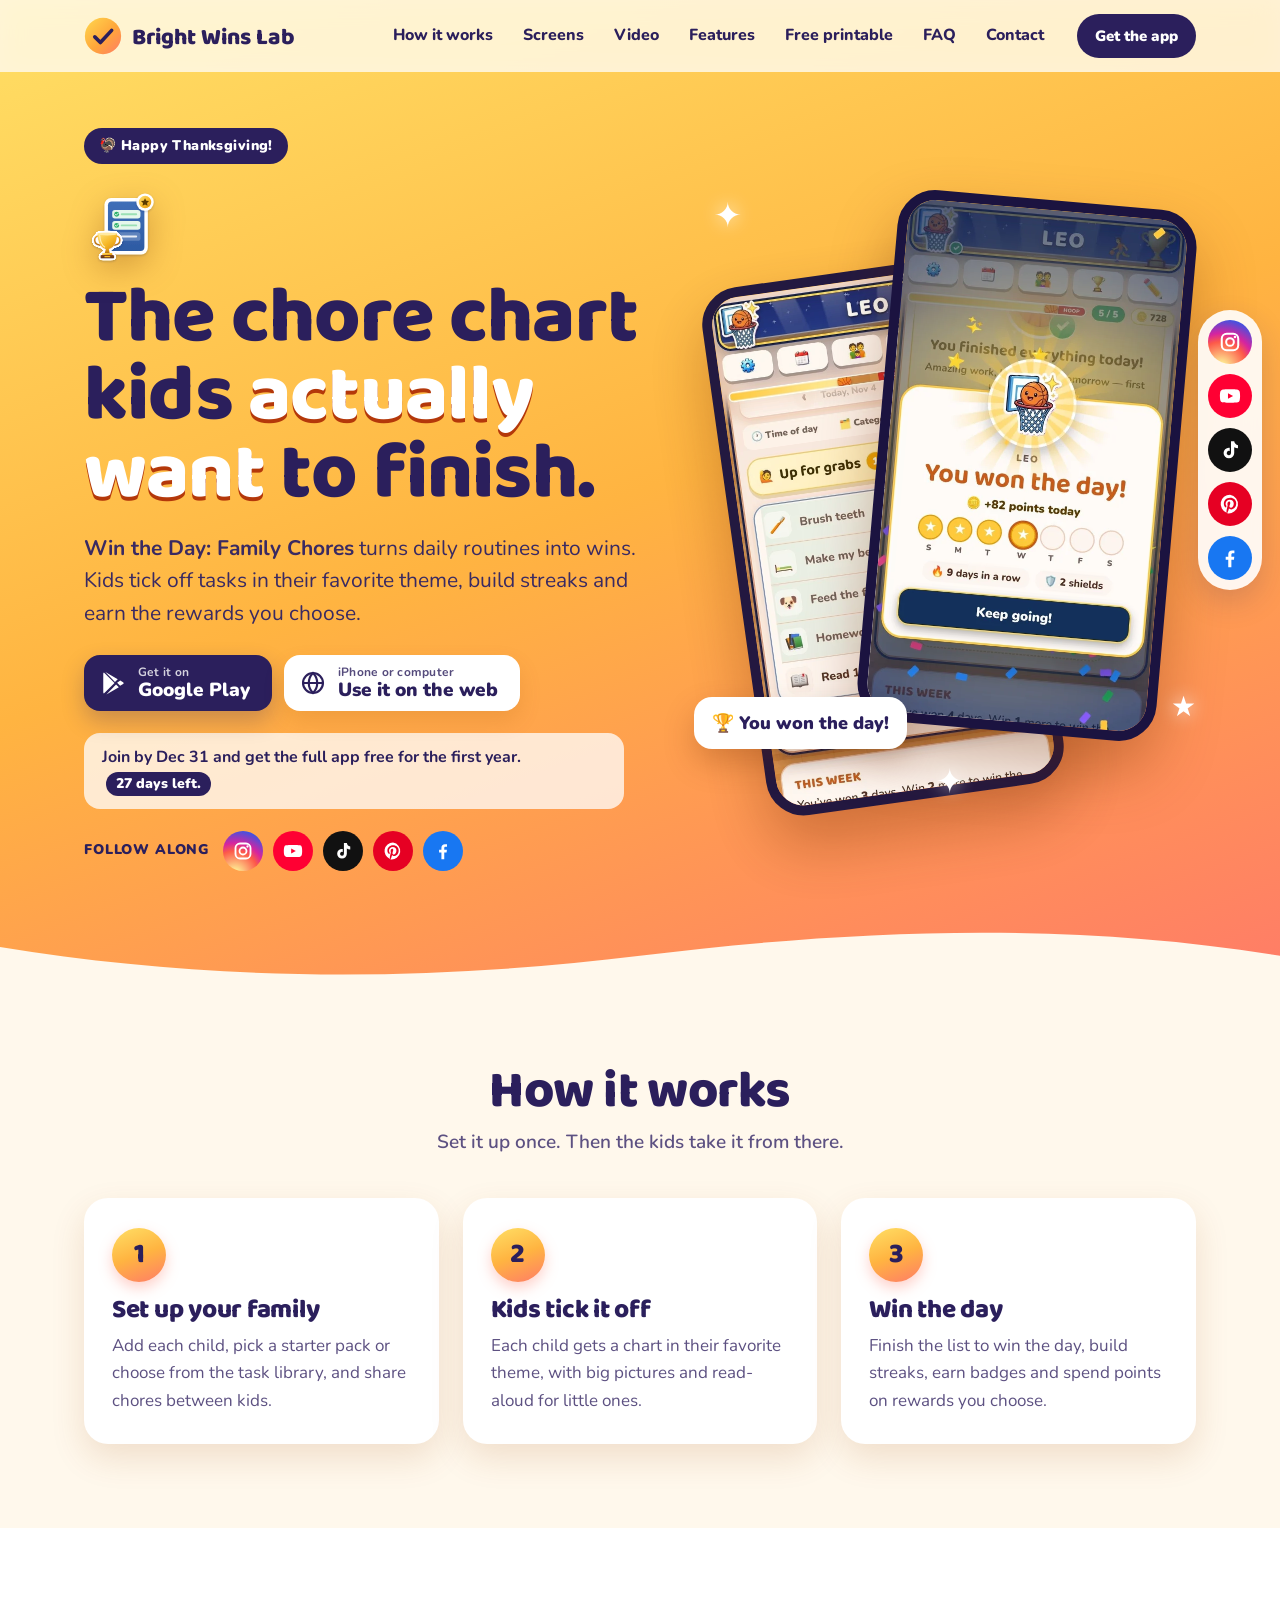
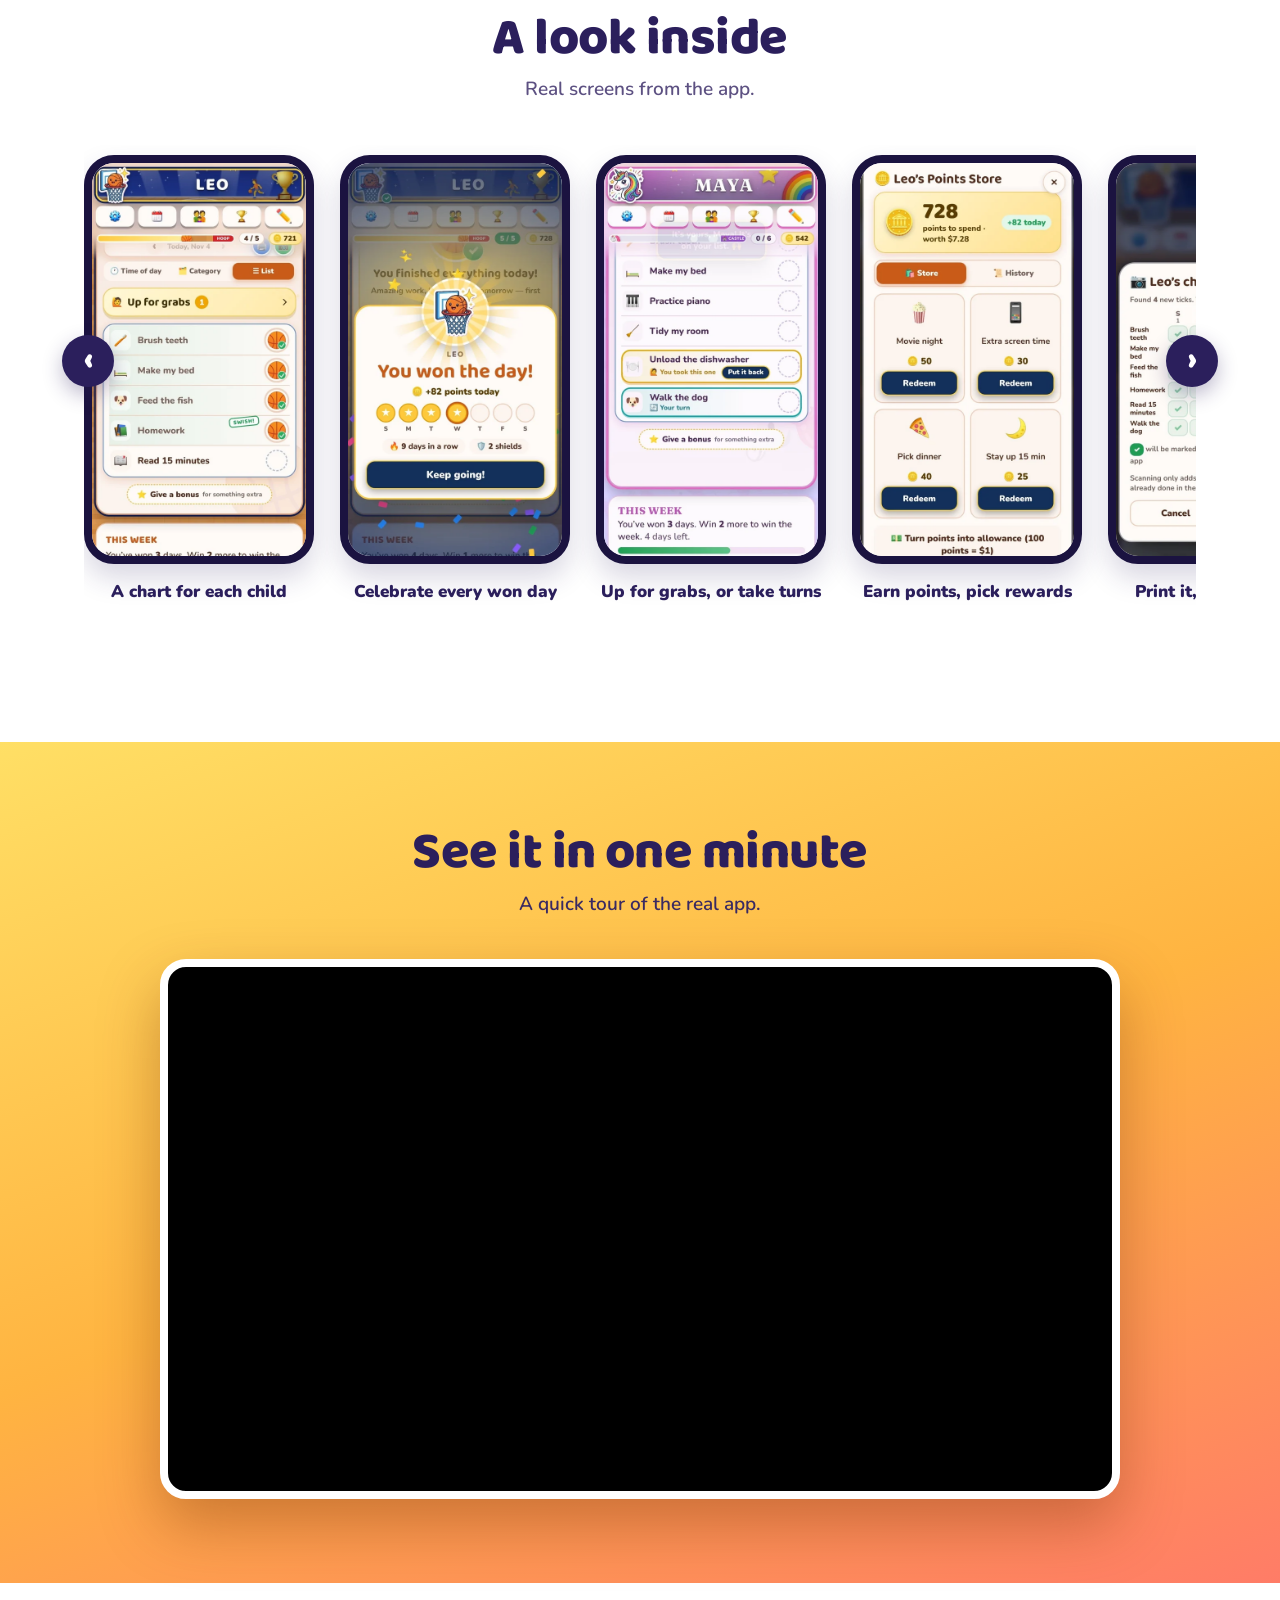
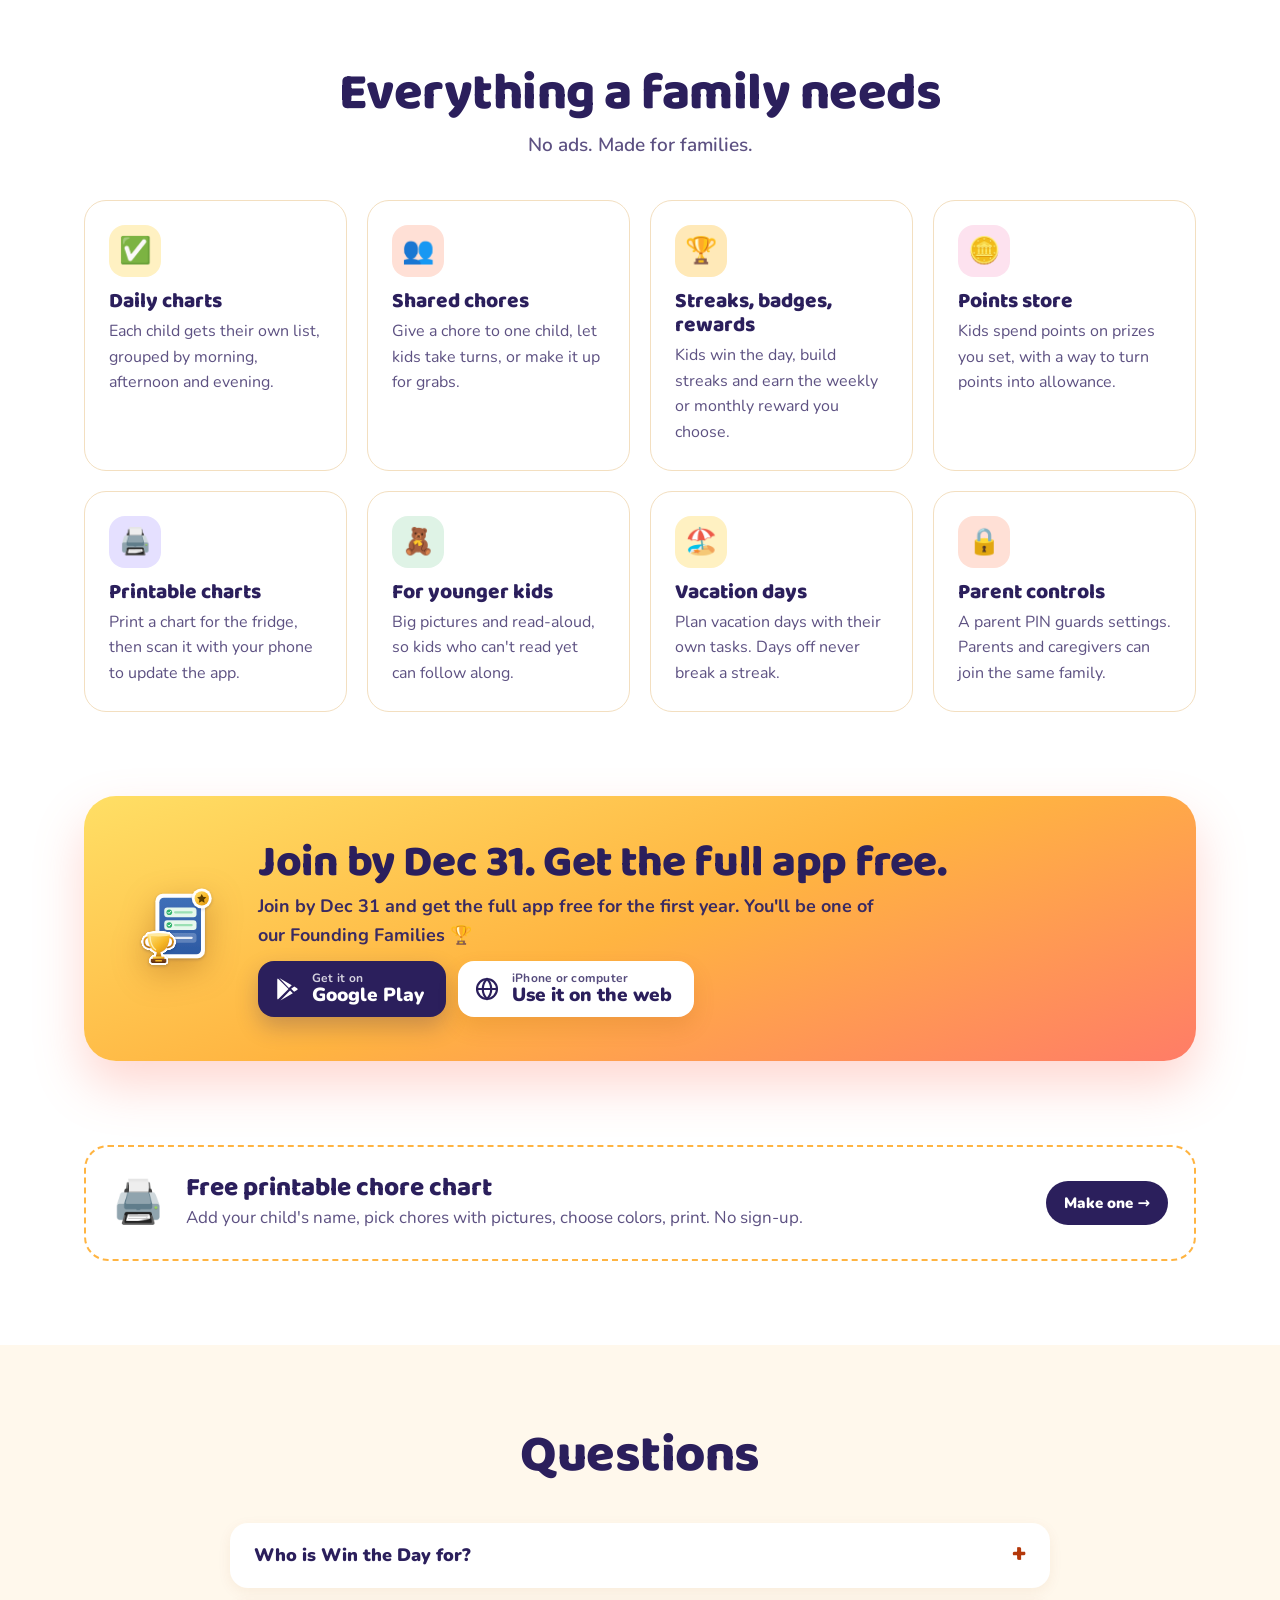
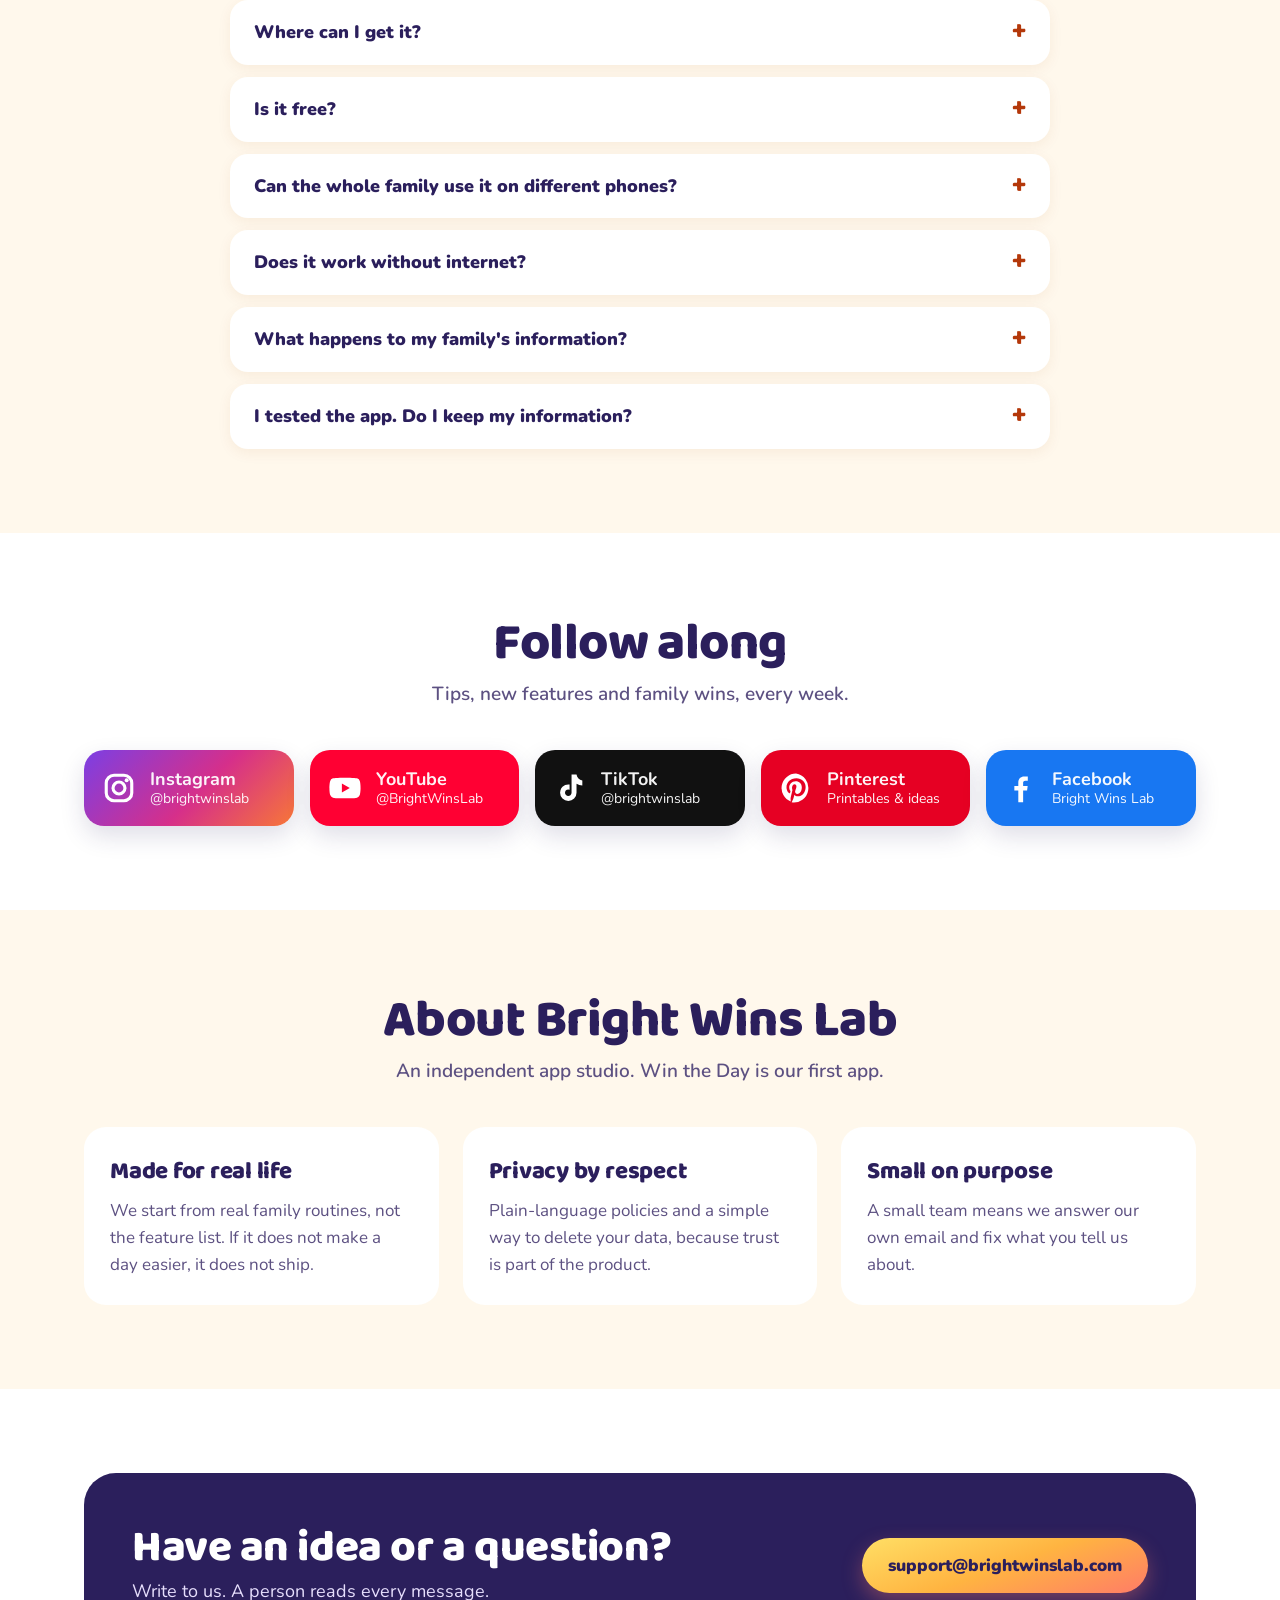
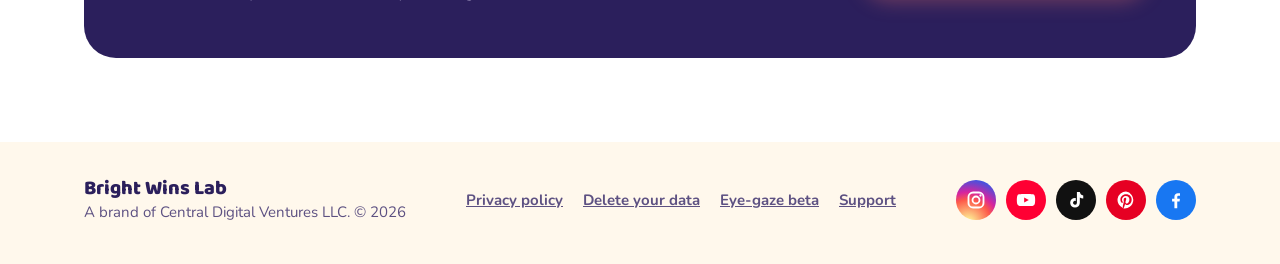
<file: index.html>
<!doctype html>
<html lang="en">
<head>
<meta charset="utf-8">
<meta name="viewport" content="width=device-width, initial-scale=1">
<title>Win the Day: Chore Chart App for Kids &amp; Families · Bright Wins Lab</title>
<meta name="description" content="Win the Day is a chore chart app kids actually want to finish: daily charts, shared chores, streaks, points and rewards, plus printable charts. Get it on Google Play or use it on the web. Join by Dec 31 and get the full app free for the first year.">
<meta name="theme-color" content="#ffb441">
<meta name="robots" content="index,follow,max-image-preview:large">
<meta property="og:title" content="Win the Day: Family Chores, now on Google Play">
<meta property="og:description" content="Chore charts kids want to finish. Join by Dec 31 and get the full app free for the first year.">
<meta property="og:type" content="website">
<meta property="og:url" content="https://brightwinslab.com/">
<meta property="og:image" content="https://brightwinslab.com/og-image.jpg">
<meta property="og:image:width" content="1200">
<meta property="og:image:height" content="630">
<meta name="twitter:card" content="summary_large_image">
<link rel="canonical" href="https://brightwinslab.com/">
<link rel="icon" href="favicon.png">
<script type="application/ld+json">{"@context":"https://schema.org","@graph":[{"@type":"Organization","@id":"https://brightwinslab.com/#org","name":"Bright Wins Lab","legalName":"Central Digital Ventures LLC","url":"https://brightwinslab.com/","logo":"https://brightwinslab.com/logo.svg","email":"support@brightwinslab.com","sameAs":["https://www.instagram.com/brightwinslab/","https://www.youtube.com/@BrightWinsLab","https://www.tiktok.com/@brightwinslab","https://www.pinterest.com/brightwinslab/","https://www.facebook.com/brightwinslab","https://play.google.com/store/apps/details?id=com.brightwinslab.winthedayfamily"]},{"@type":"WebSite","@id":"https://brightwinslab.com/#site","url":"https://brightwinslab.com/","name":"Bright Wins Lab","publisher":{"@id":"https://brightwinslab.com/#org"}},{"@type":"MobileApplication","name":"Win the Day: Family Chores","alternateName":"Win the Day","description":"A chore chart and daily goals app for families: kids tick off tasks, build streaks, earn badges and points, and spend points on rewards parents choose. Shared chores, printable charts that scan back in, read-aloud for younger kids.","applicationCategory":"LifestyleApplication","operatingSystem":"Android, Web","url":"https://brightwinslab.com/","downloadUrl":"https://play.google.com/store/apps/details?id=com.brightwinslab.winthedayfamily","image":"https://brightwinslab.com/logo.svg","screenshot":["https://brightwinslab.com/shots/today.webp","https://brightwinslab.com/shots/win.webp","https://brightwinslab.com/shots/chores.webp"],"offers":{"@type":"Offer","price":"0","priceCurrency":"USD"},"publisher":{"@id":"https://brightwinslab.com/#org"}},{"@type":"VideoObject","name":"Win the Day: Family Chores app tour","description":"A one-minute tour of the Win the Day chore chart app: kids tick off tasks, win the day, share chores, earn points for rewards, and print charts that scan back in.","thumbnailUrl":"https://i.ytimg.com/vi/7yNY72grVno/maxresdefault.jpg","uploadDate":"2026-11-05T12:00:00-05:00","duration":"PT1M8S","embedUrl":"https://www.youtube.com/embed/7yNY72grVno","contentUrl":"https://www.youtube.com/watch?v=7yNY72grVno"}]}</script>
<link rel="preload" href="fonts/baloo-2-latin-800-normal.woff2" as="font" type="font/woff2" crossorigin>
<link rel="preload" href="fonts/nunito-latin-400-normal.woff2" as="font" type="font/woff2" crossorigin>
<link rel="stylesheet" href="style.css">
</head>
<body>
<svg width="0" height="0" style="position:absolute" aria-hidden="true">
<symbol id="i-ig" viewBox="0 0 24 24"><rect x="3" y="3" width="18" height="18" rx="5.5" fill="none" stroke="currentColor" stroke-width="2.2"/><circle cx="12" cy="12" r="4.2" fill="none" stroke="currentColor" stroke-width="2.2"/><circle cx="17.4" cy="6.6" r="1.4" fill="currentColor"/></symbol>
<symbol id="i-yt" viewBox="0 0 24 24"><path fill="currentColor" d="M22.5 7.2a2.8 2.8 0 0 0-2-2C18.8 4.7 12 4.7 12 4.7s-6.8 0-8.5.5a2.8 2.8 0 0 0-2 2C1 8.9 1 12 1 12s0 3.1.5 4.8a2.8 2.8 0 0 0 2 2c1.7.5 8.5.5 8.5.5s6.8 0 8.5-.5a2.8 2.8 0 0 0 2-2c.5-1.7.5-4.8.5-4.8s0-3.1-.5-4.8ZM9.8 15.1V8.9l5.6 3.1-5.6 3.1Z"/></symbol>
<symbol id="i-tt" viewBox="0 0 24 24"><path fill="currentColor" d="M16.6 2.5c.4 2.3 1.9 3.9 4.1 4.2v3.5a7.7 7.7 0 0 1-4.1-1.2v6.3a5.8 5.8 0 1 1-5.8-5.8l.9.1v3.6a2.3 2.3 0 1 0 1.4 2.1V2.5h3.5Z"/></symbol>
<symbol id="i-pin" viewBox="0 0 24 24"><path fill="currentColor" d="M12 1.8a10.2 10.2 0 0 0-3.7 19.7c-.1-.8-.2-2.1 0-3l1.2-5.1s-.3-.6-.3-1.5c0-1.4.8-2.5 1.8-2.5.9 0 1.3.7 1.3 1.5 0 .9-.6 2.2-.9 3.4-.2 1 .5 1.9 1.5 1.9 1.8 0 3.2-1.9 3.2-4.7 0-2.5-1.8-4.2-4.3-4.2-2.9 0-4.6 2.2-4.6 4.4 0 .9.3 1.8.8 2.3.1.1.1.2.1.3l-.3 1.2c0 .2-.2.3-.4.2-1.3-.6-2.1-2.5-2.1-4.1 0-3.3 2.4-6.4 7-6.4 3.7 0 6.5 2.6 6.5 6.1 0 3.7-2.3 6.6-5.5 6.6-1.1 0-2.1-.6-2.4-1.2l-.7 2.5c-.2.9-.9 2.1-1.3 2.9A10.2 10.2 0 1 0 12 1.8Z"/></symbol>
<symbol id="i-fb" viewBox="0 0 24 24"><path fill="currentColor" d="M13.5 22v-8.2h2.8l.4-3.3h-3.2V8.4c0-.9.3-1.6 1.6-1.6h1.7V3.9a23 23 0 0 0-2.5-.1c-2.5 0-4.2 1.5-4.2 4.3v2.4H7.3v3.3h2.8V22h3.4Z"/></symbol>
<symbol id="i-play" viewBox="0 0 24 24"><path fill="currentColor" d="M3.6 2.3 13.4 12l-9.8 9.7c-.4-.2-.6-.6-.6-1.1V3.4c0-.5.2-.9.6-1.1Zm11.2 11.1 2.6 2.6-11.5 6.6 8.9-9.2Zm3.9-3.7 2.6 1.5c.7.4.7 1.4 0 1.8l-2.7 1.5-2.8-2.8 2.9-2Zm-13.8-7.8L16.4 8.5l-2.6 2.6-8.9-9.2Z"/></symbol>
<symbol id="i-web" viewBox="0 0 24 24"><circle cx="12" cy="12" r="9.2" fill="none" stroke="currentColor" stroke-width="2"/><path d="M2.8 12h18.4M12 2.8c2.6 2.6 3.9 5.6 3.9 9.2s-1.3 6.6-3.9 9.2c-2.6-2.6-3.9-5.6-3.9-9.2S9.4 5.4 12 2.8Z" fill="none" stroke="currentColor" stroke-width="2"/></symbol>
</svg>

<a class="skip" href="#main">Skip to content</a>

<header class="top" id="top">
<div class="wrap bar">
<a class="brand" href="./" aria-label="Bright Wins Lab home">
<svg width="38" height="38" viewBox="0 0 44 44" aria-hidden="true"><defs><linearGradient id="bg" x1="0" y1="0" x2="1" y2="1"><stop offset="0" stop-color="#ffd84f"/><stop offset=".55" stop-color="#ffa63a"/><stop offset="1" stop-color="#ff7c67"/></linearGradient></defs><circle cx="22" cy="22" r="21" fill="url(#bg)"/><path d="M12.5 23l6.5 6.5 13-14" fill="none" stroke="#2b1f5c" stroke-width="4.2" stroke-linecap="round" stroke-linejoin="round"/></svg>
<span>Bright Wins Lab</span>
</a>
<nav id="menu" aria-label="Main"><ul>
<li><a href="#how">How it works</a></li>
<li><a href="#inside">Screens</a></li>
<li><a href="#video">Video</a></li>
<li><a href="#features">Features</a></li>
<li><a href="printable-chore-chart/">Free printable</a></li>
<li><a href="#faq">FAQ</a></li>
<li><a href="#contact">Contact</a></li>
</ul></nav>
<a class="btn sm ink" href="#get">Get the app</a>
<button class="menu-btn" aria-expanded="false" aria-controls="menu" aria-label="Menu"><span></span><span></span><span></span></button>
</div>
</header>

<aside class="side" aria-label="Follow Bright Wins Lab">
<a class="s ig" href="https://www.instagram.com/brightwinslab/" rel="me" aria-label="Instagram"><svg><use href="#i-ig"/></svg><b>Instagram</b></a>
<a class="s yt" href="https://www.youtube.com/@BrightWinsLab" rel="me" aria-label="YouTube"><svg><use href="#i-yt"/></svg><b>YouTube</b></a>
<a class="s tt" href="https://www.tiktok.com/@brightwinslab" rel="me" aria-label="TikTok"><svg><use href="#i-tt"/></svg><b>TikTok</b></a>
<a class="s pin" href="https://www.pinterest.com/brightwinslab/" rel="me" aria-label="Pinterest"><svg><use href="#i-pin"/></svg><b>Pinterest</b></a>
<a class="s fb" href="https://www.facebook.com/brightwinslab" rel="me" aria-label="Facebook"><svg><use href="#i-fb"/></svg><b>Facebook</b></a>
</aside>

<div class="hero">
<div class="wrap hero-in">
<div class="hero-copy">
<span class="chip">🦃 Happy Thanksgiving!</span>
<img class="appicon" src="logo.svg" alt="" width="84" height="84">
<h1>The chore chart kids <em>actually want</em> to finish.</h1>
<p class="lede"><b>Win the Day: Family Chores</b> turns daily routines into wins. Kids tick off tasks in their favorite theme, build streaks and earn the rewards you choose.</p>
<div class="row" id="get">
<a class="store" href="https://play.google.com/store/apps/details?id=com.brightwinslab.winthedayfamily"><svg width="26" height="26"><use href="#i-play"/></svg><span><small>Get it on</small> Google Play</span></a>
<a class="store web" href="https://brightwinslab.com/win-the-day-legal/app/"><svg width="26" height="26"><use href="#i-web"/></svg><span><small>iPhone or computer</small>Use it on the web</span></a>
</div>
<p class="offer"><b>Join by Dec 31</b> and get the full app free for the first year. <span class="days" hidden></span></p>
<div class="follow-mini" aria-label="Follow us">
<span>Follow along</span>
<a class="s ig" href="https://www.instagram.com/brightwinslab/" aria-label="Instagram"><svg><use href="#i-ig"/></svg></a>
<a class="s yt" href="https://www.youtube.com/@BrightWinsLab" aria-label="YouTube"><svg><use href="#i-yt"/></svg></a>
<a class="s tt" href="https://www.tiktok.com/@brightwinslab" aria-label="TikTok"><svg><use href="#i-tt"/></svg></a>
<a class="s pin" href="https://www.pinterest.com/brightwinslab/" aria-label="Pinterest"><svg><use href="#i-pin"/></svg></a>
<a class="s fb" href="https://www.facebook.com/brightwinslab" aria-label="Facebook"><svg><use href="#i-fb"/></svg></a>
</div>
</div>
<div class="hero-art" aria-hidden="true">
<img class="ph back" src="shots/today.webp" alt="" width="540" height="960">
<img class="ph front" src="shots/win.webp" alt="" width="540" height="960">
<span class="spark s1">✦</span><span class="spark s2">★</span><span class="spark s3">✦</span>
<span class="badge-float">🏆 You won the day!</span>
</div>
</div>
<svg class="wave" viewBox="0 0 1440 80" preserveAspectRatio="none" aria-hidden="true"><path d="M0 40c240 40 480 40 720 10s480-40 720 0v30H0z" fill="#fff8ec"/></svg>
</div>

<main id="main">
<section id="how" class="band cream" aria-labelledby="how-h">
<div class="wrap">
<div class="head"><h2 id="how-h">How it works</h2><p>Set it up once. Then the kids take it from there.</p></div>
<ol class="steps">
<li><i>1</i><h3>Set up your family</h3><p>Add each child, pick a starter pack or choose from the task library, and share chores between kids.</p></li>
<li><i>2</i><h3>Kids tick it off</h3><p>Each child gets a chart in their favorite theme, with big pictures and read-aloud for little ones.</p></li>
<li><i>3</i><h3>Win the day</h3><p>Finish the list to win the day, build streaks, earn badges and spend points on rewards you choose.</p></li>
</ol>
</div>
</section>

<section id="inside" class="band" aria-labelledby="inside-h">
<div class="wrap">
<div class="head"><h2 id="inside-h">A look inside</h2><p>Real screens from the app.</p></div>
<div class="gal-wrap">
<button class="gal-btn prev" aria-label="Previous screens">‹</button>
<div class="gallery" tabindex="0" aria-label="App screenshots">
<figure><img src="shots/today.webp" alt="A child's chart for today with tasks being ticked off" width="220" height="391" loading="lazy"><figcaption>A chart for each child</figcaption></figure>
<figure><img src="shots/win.webp" alt="You won the day celebration with a week of stars" width="220" height="391" loading="lazy"><figcaption>Celebrate every won day</figcaption></figure>
<figure><img src="shots/chores.webp" alt="A child's list with a chore she claimed and a chore that is her turn" width="220" height="391" loading="lazy"><figcaption>Up for grabs, or take turns</figcaption></figure>
<figure><img src="shots/store.webp" alt="Points store with rewards set by the parent" width="220" height="391" loading="lazy"><figcaption>Earn points, pick rewards</figcaption></figure>
<figure><img src="shots/scan.webp" alt="Scan review showing ticks found on a printed chart" width="220" height="391" loading="lazy"><figcaption>Print it, tick it, scan it</figcaption></figure>
<figure><img src="shots/young.webp" alt="Big pictures and a read-aloud speaker button on each task" width="220" height="391" loading="lazy"><figcaption>Big pictures and read-aloud</figcaption></figure>
<figure><img src="shots/themes.webp" alt="Theme picker showing under-the-sea themes" width="220" height="391" loading="lazy"><figcaption>67 kid themes</figcaption></figure>
<figure><img src="shots/vacation.webp" alt="Vacation days with skip and vacation-only tasks" width="220" height="391" loading="lazy"><figcaption>Vacation days</figcaption></figure>
<figure><img src="shots/dashboard.webp" alt="Parent progress graphs for each family member" width="220" height="391" loading="lazy"><figcaption>Parent progress graphs</figcaption></figure>
</div>
<button class="gal-btn next" aria-label="More screens">›</button>
</div>
</div>
</section>

<section id="video" class="band sun" aria-labelledby="video-h">
<div class="wrap">
<div class="head"><h2 id="video-h">See it in one minute</h2><p>A quick tour of the real app.</p></div>
<div class="video"><iframe src="https://www.youtube-nocookie.com/embed/7yNY72grVno" title="Win the Day: Family Chores app tour" loading="lazy" allow="accelerometer; encrypted-media; gyroscope; picture-in-picture; fullscreen" allowfullscreen></iframe></div>
</div>
</section>

<section id="features" class="band" aria-labelledby="features-h">
<div class="wrap">
<div class="head"><h2 id="features-h">Everything a family needs</h2><p>No ads. Made for families.</p></div>
<div class="feats">
<div><span class="ic c1">✅</span><b>Daily charts</b><p>Each child gets their own list, grouped by morning, afternoon and evening.</p></div>
<div><span class="ic c2">👥</span><b>Shared chores</b><p>Give a chore to one child, let kids take turns, or make it up for grabs.</p></div>
<div><span class="ic c3">🏆</span><b>Streaks, badges, rewards</b><p>Kids win the day, build streaks and earn the weekly or monthly reward you choose.</p></div>
<div><span class="ic c4">🪙</span><b>Points store</b><p>Kids spend points on prizes you set, with a way to turn points into allowance.</p></div>
<div><span class="ic c5">🖨️</span><b>Printable charts</b><p>Print a chart for the fridge, then scan it with your phone to update the app.</p></div>
<div><span class="ic c6">🧸</span><b>For younger kids</b><p>Big pictures and read-aloud, so kids who can't read yet can follow along.</p></div>
<div><span class="ic c1">🏖️</span><b>Vacation days</b><p>Plan vacation days with their own tasks. Days off never break a streak.</p></div>
<div><span class="ic c2">🔒</span><b>Parent controls</b><p>A parent PIN guards settings. Parents and caregivers can join the same family.</p></div>
</div>
</div>
</section>

<section id="join" class="band" aria-labelledby="join-h">
<div class="wrap">
<div class="cta">
<img src="logo.svg" alt="" width="96" height="96">
<div>
<h2 id="join-h">Join by Dec 31. Get the full app free.</h2>
<p>Join by Dec 31 and get the full app free for the first year. You'll be one of our Founding Families 🏆</p>
</div>
<div class="row">
<a class="store" href="https://play.google.com/store/apps/details?id=com.brightwinslab.winthedayfamily"><svg width="26" height="26"><use href="#i-play"/></svg><span><small>Get it on</small> Google Play</span></a>
<a class="store web" href="https://brightwinslab.com/win-the-day-legal/app/"><svg width="26" height="26"><use href="#i-web"/></svg><span><small>iPhone or computer</small>Use it on the web</span></a>
</div>
</div>
</div>
</section>

<section class="band" aria-labelledby="pr-h" style="padding-top:0">
<div class="wrap">
<a class="promo" href="printable-chore-chart/">
<span class="promo-ic" aria-hidden="true">🖨️</span>
<span><b id="pr-h">Free printable chore chart</b>Add your child's name, pick chores with pictures, choose colors, print. No sign-up.</span>
<span class="btn ink sm">Make one →</span>
</a>
</div>
</section>

<section id="faq" class="band cream" aria-labelledby="faq-h">
<div class="wrap">
<div class="head"><h2 id="faq-h">Questions</h2></div>
<div class="faq">
<details><summary>Who is Win the Day for?</summary><p>Families with kids of any age. Grown-ups can keep their own charts too, with themes made for adults.</p></details>
<details><summary>Where can I get it?</summary><p>Win the Day is on <a href="https://play.google.com/store/apps/details?id=com.brightwinslab.winthedayfamily">Google Play</a> for Android. On an iPhone or a computer, use the <a href="https://brightwinslab.com/win-the-day-legal/app/">web version</a>; an iPhone app is coming later.</p></details>
<details><summary>Is it free?</summary><p>Win the Day is in early access. Families who join by Dec 31, 2026 get the full app free for the first year. After early access, new families will get a free basic plan, with a paid plan for the full app.</p></details>
<details><summary>Can the whole family use it on different phones?</summary><p>Yes. Everyone joins the same family with a code, and check-offs sync between phones. Caregivers can be given access to just the kids they look after.</p></details>
<details><summary>Does it work without internet?</summary><p>Yes. Check-offs are saved on the phone and sync when you are back online.</p></details>
<details><summary>What happens to my family's information?</summary><p>We collect only what the app needs to work, and you can delete your account and data at any time. See our <a href="/win-the-day-legal/privacy.html">privacy policy</a>.</p></details>
<details><summary>I tested the app. Do I keep my information?</summary><p>Yes. Install the Google Play version and sign in with the same account: your family, tasks, streaks and points are all there. You can then delete the old test app.</p></details>
</div>
</div>
</section>

<section id="follow" class="band" aria-labelledby="follow-h">
<div class="wrap">
<div class="head"><h2 id="follow-h">Follow along</h2><p>Tips, new features and family wins, every week.</p></div>
<div class="follow">
<a class="f ig" href="https://www.instagram.com/brightwinslab/" rel="me"><svg><use href="#i-ig"/></svg><span><b>Instagram</b>@brightwinslab</span></a>
<a class="f yt" href="https://www.youtube.com/@BrightWinsLab" rel="me"><svg><use href="#i-yt"/></svg><span><b>YouTube</b>@BrightWinsLab</span></a>
<a class="f tt" href="https://www.tiktok.com/@brightwinslab" rel="me"><svg><use href="#i-tt"/></svg><span><b>TikTok</b>@brightwinslab</span></a>
<a class="f pin" href="https://www.pinterest.com/brightwinslab/" rel="me"><svg><use href="#i-pin"/></svg><span><b>Pinterest</b>Printables &amp; ideas</span></a>
<a class="f fb" href="https://www.facebook.com/brightwinslab" rel="me"><svg><use href="#i-fb"/></svg><span><b>Facebook</b>Bright Wins Lab</span></a>
</div>
</div>
</section>

<section id="studio" class="band cream" aria-labelledby="studio-h">
<div class="wrap">
<div class="head"><h2 id="studio-h">About Bright Wins Lab</h2><p>An independent app studio. Win the Day is our first app.</p></div>
<div class="cols">
<div><h3>Made for real life</h3><p>We start from real family routines, not the feature list. If it does not make a day easier, it does not ship.</p></div>
<div><h3>Privacy by respect</h3><p>Plain-language policies and a simple way to delete your data, because trust is part of the product.</p></div>
<div><h3>Small on purpose</h3><p>A small team means we answer our own email and fix what you tell us about.</p></div>
</div>
</div>
</section>

<section id="contact" class="band" aria-labelledby="contact-h">
<div class="wrap">
<div class="contact">
<div><h2 id="contact-h">Have an idea or a question?</h2><p>Write to us. A person reads every message.</p></div>
<a class="btn sun" href="mailto:support@brightwinslab.com">support@brightwinslab.com</a>
</div>
</div>
</section>
</main>

<footer>
<div class="wrap foot">
<div class="foot-brand"><b>Bright Wins Lab</b><span>A brand of Central Digital Ventures LLC. &copy; 2026</span></div>
<nav aria-label="Legal">
<a href="/win-the-day-legal/privacy.html">Privacy policy</a>
<a href="/win-the-day-legal/delete-data.html">Delete your data</a>
<a href="eye-gaze-beta/">Eye-gaze beta</a>
<a href="mailto:support@brightwinslab.com">Support</a>
</nav>
<div class="follow-mini" aria-label="Follow us">
<a class="s ig" href="https://www.instagram.com/brightwinslab/" rel="me" aria-label="Instagram"><svg><use href="#i-ig"/></svg></a>
<a class="s yt" href="https://www.youtube.com/@BrightWinsLab" rel="me" aria-label="YouTube"><svg><use href="#i-yt"/></svg></a>
<a class="s tt" href="https://www.tiktok.com/@brightwinslab" rel="me" aria-label="TikTok"><svg><use href="#i-tt"/></svg></a>
<a class="s pin" href="https://www.pinterest.com/brightwinslab/" rel="me" aria-label="Pinterest"><svg><use href="#i-pin"/></svg></a>
<a class="s fb" href="https://www.facebook.com/brightwinslab" rel="me" aria-label="Facebook"><svg><use href="#i-fb"/></svg></a>
</div>
</div>
</footer>

<script>
(function(){
  var top=document.getElementById('top');
  function sc(){top.classList.toggle('scrolled',window.scrollY>8)}
  window.addEventListener('scroll',sc,{passive:true});sc();
  var b=document.querySelector('.menu-btn'),m=document.getElementById('menu');
  b.addEventListener('click',function(){var o=top.classList.toggle('open');b.setAttribute('aria-expanded',o)});
  m.addEventListener('click',function(e){if(e.target.tagName==='A'){top.classList.remove('open');b.setAttribute('aria-expanded','false')}});
  var end=new Date(2026,11,31,23,59,59),d=Math.ceil((end-new Date())/864e5),el=document.querySelector('.days');
  if(d>0&&el){el.textContent=d===1?'Last day to join!':d+' days left.';el.hidden=false}
  var g=document.querySelector('.gallery');
  document.querySelector('.gal-btn.prev').onclick=function(){g.scrollBy({left:-g.clientWidth*.8,behavior:'smooth'})};
  document.querySelector('.gal-btn.next').onclick=function(){g.scrollBy({left:g.clientWidth*.8,behavior:'smooth'})};
})();
</script>
<script>
(function(){
 var ios=/iPhone|iPad|iPod/.test(navigator.userAgent)||(navigator.platform==='MacIntel'&&navigator.maxTouchPoints>1);
 document.querySelectorAll('a.store.web').forEach(function(w){
  if(!ios)return;
  var s=w.querySelector('span');if(s)s.innerHTML='<small>On iPhone?</small>Use the web app';
  var p=w.parentNode;if(p&&p.firstElementChild!==w)p.insertBefore(w,p.firstElementChild);
 });
 var q=new URLSearchParams(location.search),r=[];
 ['utm_source','utm_medium','utm_campaign','utm_content'].forEach(function(k){if(q.get(k))r.push(k+'='+q.get(k))});
 if(r.length){var ref='&referrer='+encodeURIComponent(r.join('&'));
  document.querySelectorAll('a[href*="play.google.com/store/apps/details"]').forEach(function(a){if(a.href.indexOf('referrer=')<0)a.href+=ref});}
})();
</script>
</body>
</html>
</file>
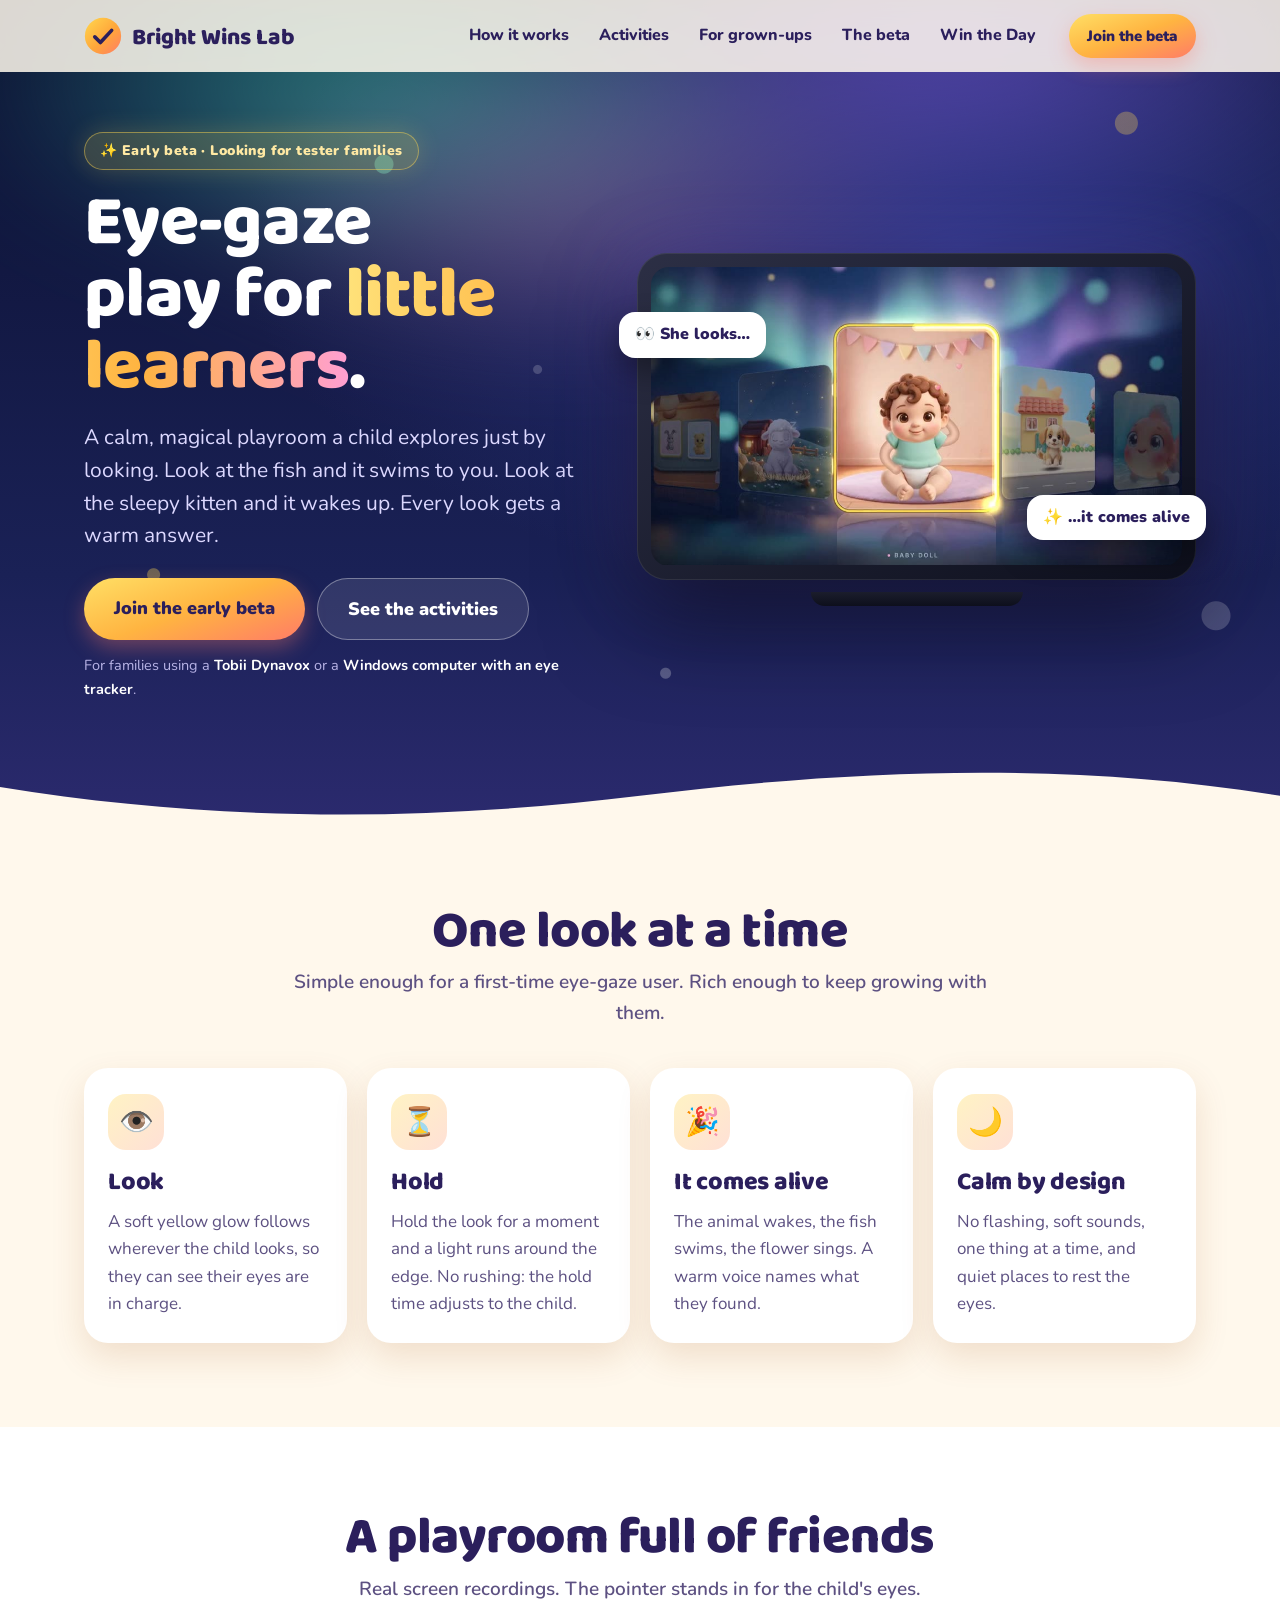
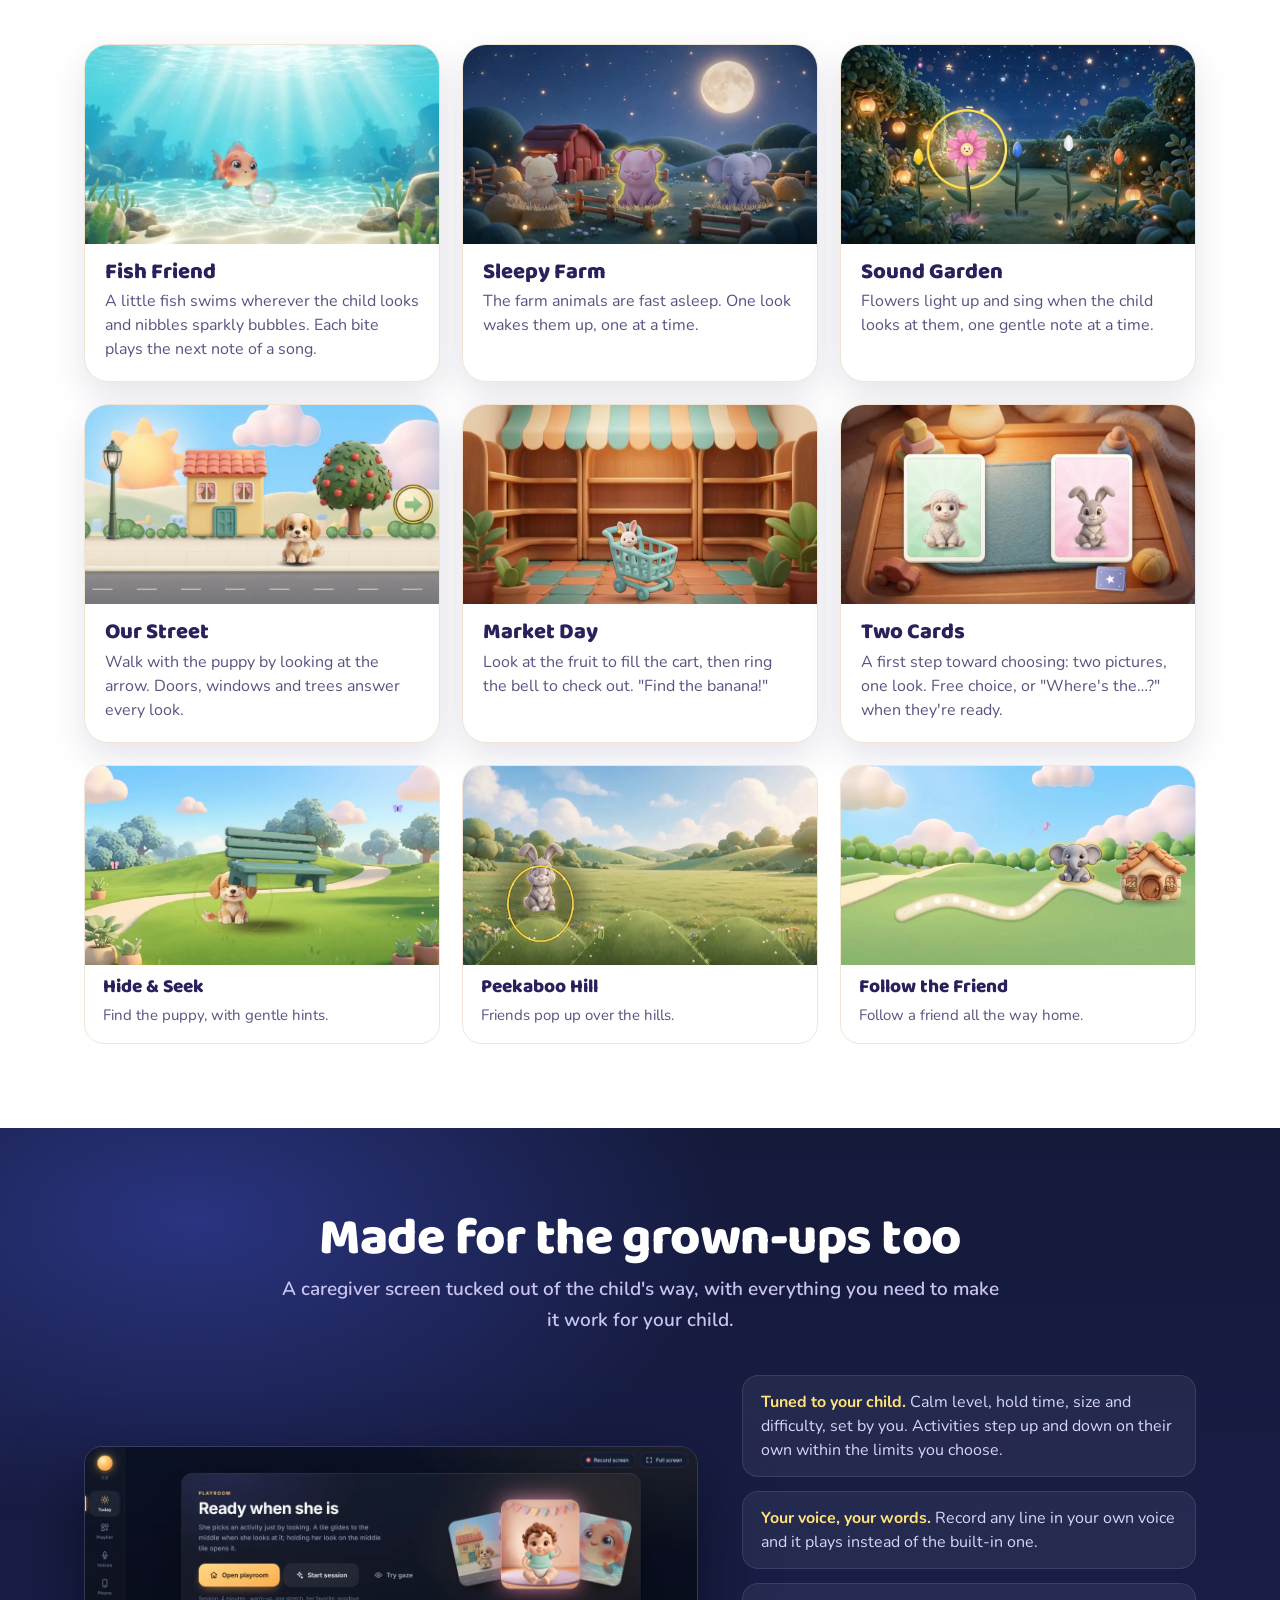
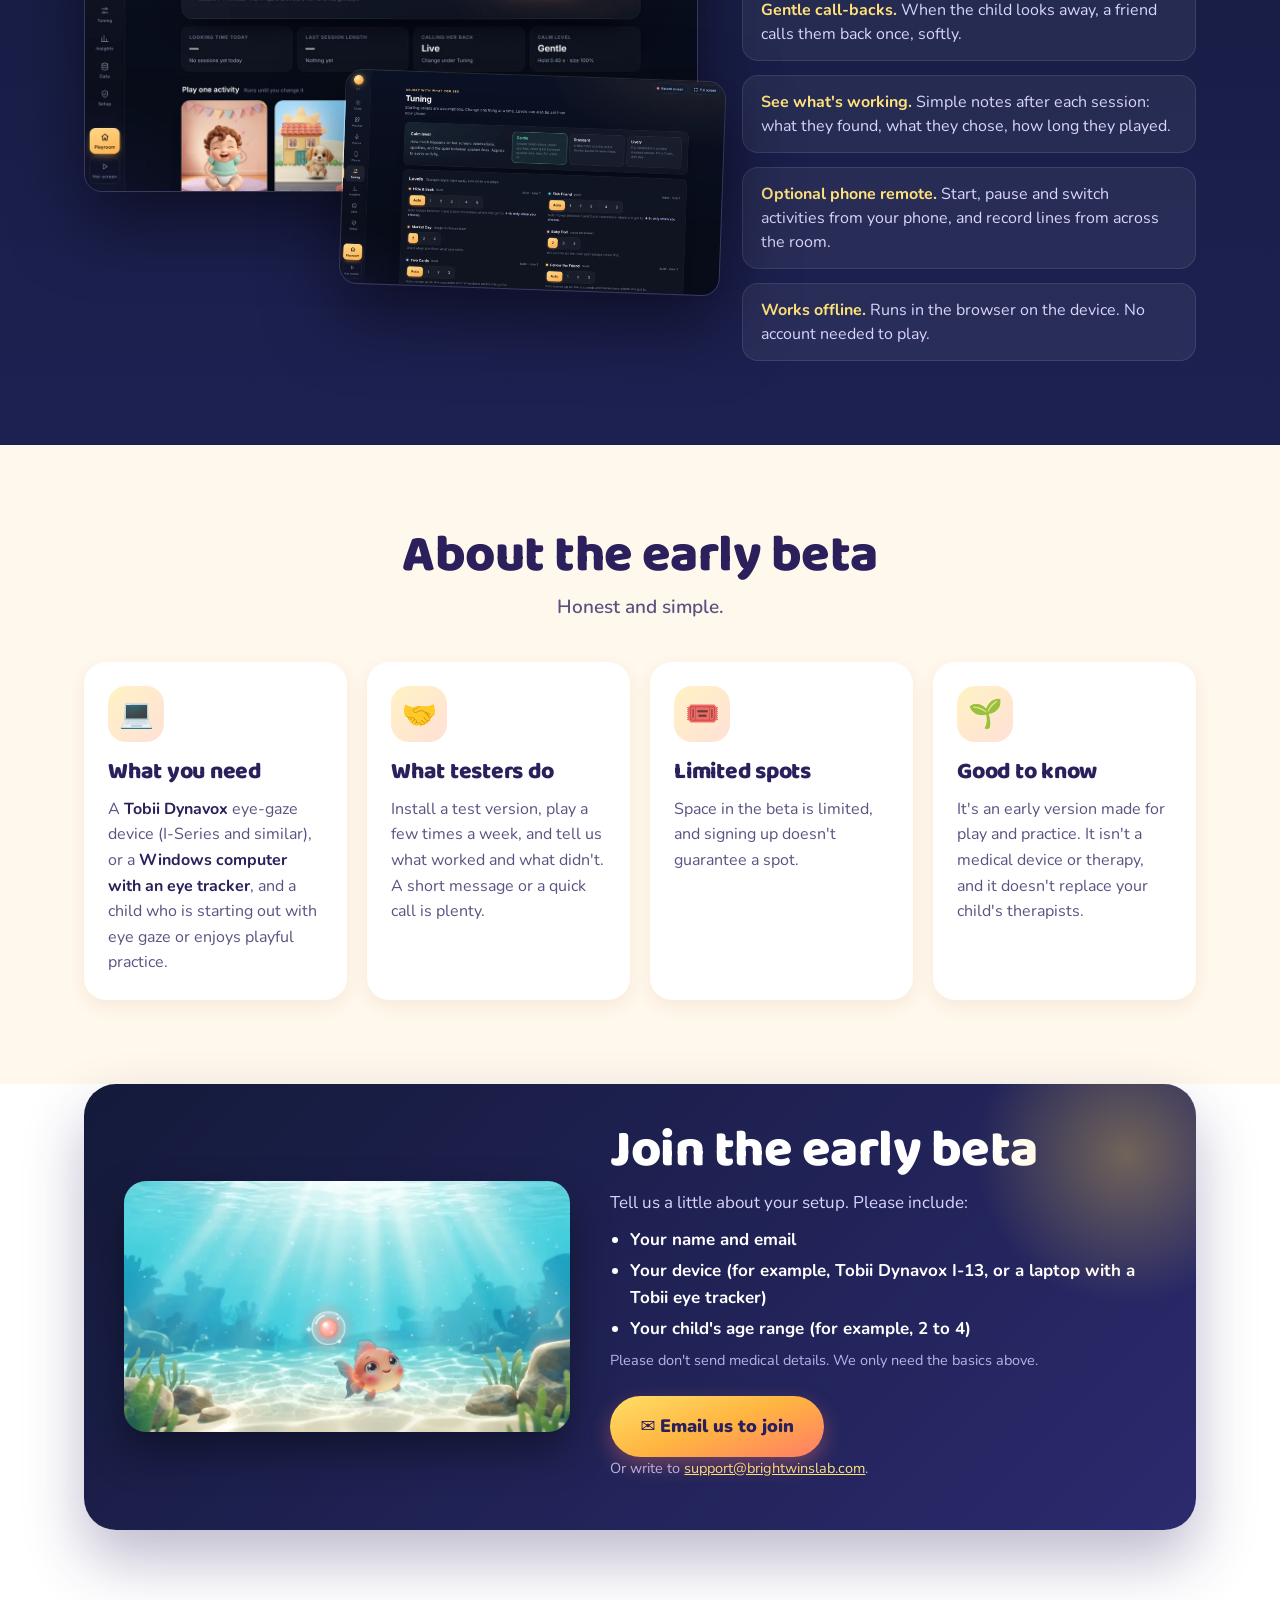
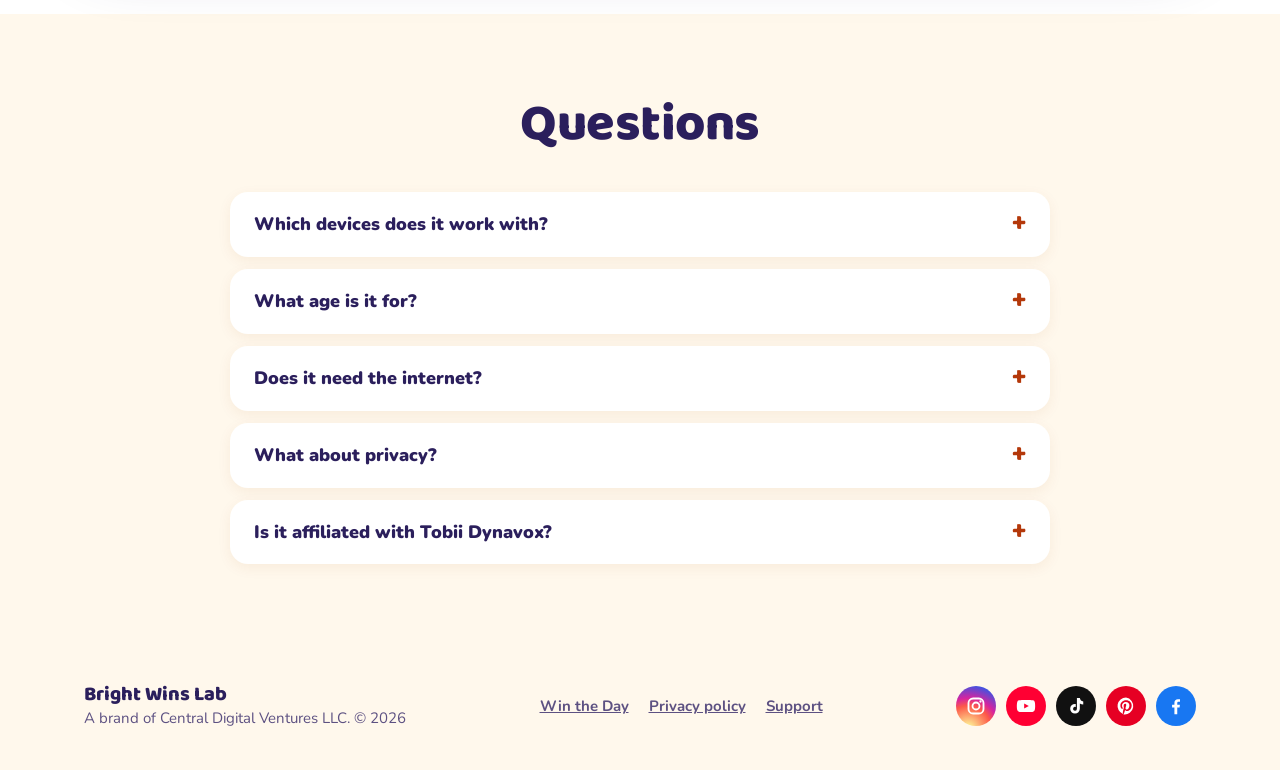
<file: eye-gaze-beta/index.html>
<!doctype html>
<html lang="en">
<head>
<meta charset="utf-8">
<meta name="viewport" content="width=device-width, initial-scale=1">
<title>Eye-Gaze Play for Young Children: Join the Early Beta · Bright Wins Lab</title>
<meta name="description" content="Playful eye-gaze activities for young children learning to use eye gaze. Calm and warm, built with a real family. Families using a Tobii Dynavox or a Windows computer with an eye tracker can sign up for the early beta.">
<meta name="theme-color" content="#141a3a">
<meta name="robots" content="index,follow,max-image-preview:large">
<meta property="og:title" content="Eye-gaze play for little learners: join our early beta">
<meta property="og:description" content="Calm, playful eye-gaze activities for young children. Early beta for families using an eye-gaze device or eye tracker.">
<meta property="og:type" content="website">
<meta property="og:url" content="https://brightwinslab.com/eye-gaze-beta/">
<meta property="og:image" content="https://brightwinslab.com/eye-gaze-beta/media/og.jpg">
<meta name="twitter:card" content="summary_large_image">
<link rel="canonical" href="https://brightwinslab.com/eye-gaze-beta/">
<link rel="icon" href="../favicon.png">
<link rel="stylesheet" href="../style.css">
<link rel="stylesheet" href="gaze.css">
</head>
<body class="gz">
<svg width="0" height="0" style="position:absolute" aria-hidden="true">
<symbol id="i-ig" viewBox="0 0 24 24"><rect x="3" y="3" width="18" height="18" rx="5.5" fill="none" stroke="currentColor" stroke-width="2.2"/><circle cx="12" cy="12" r="4.2" fill="none" stroke="currentColor" stroke-width="2.2"/><circle cx="17.4" cy="6.6" r="1.4" fill="currentColor"/></symbol>
<symbol id="i-yt" viewBox="0 0 24 24"><path fill="currentColor" d="M22.5 7.2a2.8 2.8 0 0 0-2-2C18.8 4.7 12 4.7 12 4.7s-6.8 0-8.5.5a2.8 2.8 0 0 0-2 2C1 8.9 1 12 1 12s0 3.1.5 4.8a2.8 2.8 0 0 0 2 2c1.7.5 8.5.5 8.5.5s6.8 0 8.5-.5a2.8 2.8 0 0 0 2-2c.5-1.7.5-4.8.5-4.8s0-3.1-.5-4.8ZM9.8 15.1V8.9l5.6 3.1-5.6 3.1Z"/></symbol>
<symbol id="i-tt" viewBox="0 0 24 24"><path fill="currentColor" d="M16.6 2.5c.4 2.3 1.9 3.9 4.1 4.2v3.5a7.7 7.7 0 0 1-4.1-1.2v6.3a5.8 5.8 0 1 1-5.8-5.8l.9.1v3.6a2.3 2.3 0 1 0 1.4 2.1V2.5h3.5Z"/></symbol>
<symbol id="i-pin" viewBox="0 0 24 24"><path fill="currentColor" d="M12 1.8a10.2 10.2 0 0 0-3.7 19.7c-.1-.8-.2-2.1 0-3l1.2-5.1s-.3-.6-.3-1.5c0-1.4.8-2.5 1.8-2.5.9 0 1.3.7 1.3 1.5 0 .9-.6 2.2-.9 3.4-.2 1 .5 1.9 1.5 1.9 1.8 0 3.2-1.9 3.2-4.7 0-2.5-1.8-4.2-4.3-4.2-2.9 0-4.6 2.2-4.6 4.4 0 .9.3 1.8.8 2.3.1.1.1.2.1.3l-.3 1.2c0 .2-.2.3-.4.2-1.3-.6-2.1-2.5-2.1-4.1 0-3.3 2.4-6.4 7-6.4 3.7 0 6.5 2.6 6.5 6.1 0 3.7-2.3 6.6-5.5 6.6-1.1 0-2.1-.6-2.4-1.2l-.7 2.5c-.2.9-.9 2.1-1.3 2.9A10.2 10.2 0 1 0 12 1.8Z"/></symbol>
<symbol id="i-fb" viewBox="0 0 24 24"><path fill="currentColor" d="M13.5 22v-8.2h2.8l.4-3.3h-3.2V8.4c0-.9.3-1.6 1.6-1.6h1.7V3.9a23 23 0 0 0-2.5-.1c-2.5 0-4.2 1.5-4.2 4.3v2.4H7.3v3.3h2.8V22h3.4Z"/></symbol>
<symbol id="i-play" viewBox="0 0 24 24"><path fill="currentColor" d="M3.6 2.3 13.4 12l-9.8 9.7c-.4-.2-.6-.6-.6-1.1V3.4c0-.5.2-.9.6-1.1Zm11.2 11.1 2.6 2.6-11.5 6.6 8.9-9.2Zm3.9-3.7 2.6 1.5c.7.4.7 1.4 0 1.8l-2.7 1.5-2.8-2.8 2.9-2Zm-13.8-7.8L16.4 8.5l-2.6 2.6-8.9-9.2Z"/></symbol>
<symbol id="i-web" viewBox="0 0 24 24"><circle cx="12" cy="12" r="9.2" fill="none" stroke="currentColor" stroke-width="2"/><path d="M2.8 12h18.4M12 2.8c2.6 2.6 3.9 5.6 3.9 9.2s-1.3 6.6-3.9 9.2c-2.6-2.6-3.9-5.6-3.9-9.2S9.4 5.4 12 2.8Z" fill="none" stroke="currentColor" stroke-width="2"/></symbol>
</svg>
<a class="skip" href="#main">Skip to content</a>
<header class="top" id="top">
<div class="wrap bar">
<a class="brand" href="../" aria-label="Bright Wins Lab home">
<svg width="38" height="38" viewBox="0 0 44 44" aria-hidden="true"><defs><linearGradient id="bg" x1="0" y1="0" x2="1" y2="1"><stop offset="0" stop-color="#ffd84f"/><stop offset=".55" stop-color="#ffa63a"/><stop offset="1" stop-color="#ff7c67"/></linearGradient></defs><circle cx="22" cy="22" r="21" fill="url(#bg)"/><path d="M12.5 23l6.5 6.5 13-14" fill="none" stroke="#2b1f5c" stroke-width="4.2" stroke-linecap="round" stroke-linejoin="round"/></svg>
<span>Bright Wins Lab</span>
</a>
<nav id="menu" aria-label="Main"><ul>
<li><a href="#how">How it works</a></li>
<li><a href="#activities">Activities</a></li>
<li><a href="#grownups">For grown-ups</a></li>
<li><a href="#beta">The beta</a></li>
<li><a href="../">Win the Day</a></li>
</ul></nav>
<a class="btn sm sun" href="#join">Join the beta</a>
<button class="menu-btn" aria-expanded="false" aria-controls="menu" aria-label="Menu"><span></span><span></span><span></span></button>
</div>
</header>

<div class="gz-hero">
<div class="aurora" aria-hidden="true"><i></i><i></i><i></i></div>
<div class="bokeh" aria-hidden="true"></div>
<div class="wrap gz-hero-in">
<div class="gz-copy">
<span class="chip glow">✨ Early beta · Looking for tester families</span>
<h1>Eye-gaze play for <em>little learners</em>.</h1>
<p class="lede">A calm, magical playroom a child explores just by looking. Look at the fish and it swims to you. Look at the sleepy kitten and it wakes up. Every look gets a warm answer.</p>
<div class="row">
<a class="btn sun big" href="#join">Join the early beta</a>
<a class="btn ghost big" href="#activities">See the activities</a>
</div>
<p class="fine">For families using a <b>Tobii Dynavox</b> or a <b>Windows computer with an eye tracker</b>.</p>
</div>
<div class="gz-device">
<div class="screen">
<video src="media/playroom.mp4" poster="media/playroom.jpg" autoplay muted loop playsinline aria-label="The playroom: activity tiles glide to the middle as the child looks, and the chosen one opens"></video>
</div>
<span class="tag-float t1">👀 She looks…</span>
<span class="tag-float t2">✨ …it comes alive</span>
</div>
</div>
<svg class="wave" viewBox="0 0 1440 80" preserveAspectRatio="none" aria-hidden="true"><path d="M0 40c240 40 480 40 720 10s480-40 720 0v30H0z" fill="#fff8ec"/></svg>
</div>

<main id="main">
<section id="how" class="band cream" aria-labelledby="how-h">
<div class="wrap">
<div class="head"><h2 id="how-h">One look at a time</h2><p>Simple enough for a first-time eye-gaze user. Rich enough to keep growing with them.</p></div>
<ol class="gz-steps">
<li><span class="ic">👁️</span><h3>Look</h3><p>A soft yellow glow follows wherever the child looks, so they can see their eyes are in charge.</p></li>
<li><span class="ic">⏳</span><h3>Hold</h3><p>Hold the look for a moment and a light runs around the edge. No rushing: the hold time adjusts to the child.</p></li>
<li><span class="ic">🎉</span><h3>It comes alive</h3><p>The animal wakes, the fish swims, the flower sings. A warm voice names what they found.</p></li>
<li><span class="ic">🌙</span><h3>Calm by design</h3><p>No flashing, soft sounds, one thing at a time, and quiet places to rest the eyes.</p></li>
</ol>
</div>
</section>

<section id="activities" class="band" aria-labelledby="act-h">
<div class="wrap">
<div class="head"><h2 id="act-h">A playroom full of friends</h2><p>Real screen recordings. The pointer stands in for the child's eyes.</p></div>
<div class="acts">
<figure class="act"><div class="vid"><video data-src="media/fish.mp4" poster="media/fish.jpg" muted loop playsinline aria-label="Fish Friend clip"></video></div><figcaption><b>Fish Friend</b>A little fish swims wherever the child looks and nibbles sparkly bubbles. Each bite plays the next note of a song.</figcaption></figure>
<figure class="act"><div class="vid"><video data-src="media/farm.mp4" poster="media/farm.jpg" muted loop playsinline aria-label="Sleepy Farm clip"></video></div><figcaption><b>Sleepy Farm</b>The farm animals are fast asleep. One look wakes them up, one at a time.</figcaption></figure>
<figure class="act"><div class="vid"><video data-src="media/garden.mp4" poster="media/garden.jpg" muted loop playsinline aria-label="Sound Garden clip"></video></div><figcaption><b>Sound Garden</b>Flowers light up and sing when the child looks at them, one gentle note at a time.</figcaption></figure>
<figure class="act"><div class="vid"><video data-src="media/street.mp4" poster="media/street.jpg" muted loop playsinline aria-label="Our Street clip"></video></div><figcaption><b>Our Street</b>Walk with the puppy by looking at the arrow. Doors, windows and trees answer every look.</figcaption></figure>
<figure class="act"><div class="vid"><video data-src="media/shop.mp4" poster="media/shop.jpg" muted loop playsinline aria-label="Market Day clip"></video></div><figcaption><b>Market Day</b>Look at the fruit to fill the cart, then ring the bell to check out. "Find the banana!"</figcaption></figure>
<figure class="act"><div class="vid"><video data-src="media/cards.mp4" poster="media/cards.jpg" muted loop playsinline aria-label="Two Cards clip"></video></div><figcaption><b>Two Cards</b>A first step toward choosing: two pictures, one look. Free choice, or "Where's the…?" when they're ready.</figcaption></figure>
</div>
<div class="more-acts">
<figure><img src="media/still-seek.webp" alt="A puppy next to a park bench in Hide and Seek" width="560" height="315" loading="lazy"><figcaption><b>Hide &amp; Seek</b>Find the puppy, with gentle hints.</figcaption></figure>
<figure><img src="media/still-hill.webp" alt="A bunny peeking over a grassy hill, with a yellow look ring" width="560" height="315" loading="lazy"><figcaption><b>Peekaboo Hill</b>Friends pop up over the hills.</figcaption></figure>
<figure><img src="media/still-follow.webp" alt="A little elephant hopping along a winding path toward a cottage" width="560" height="315" loading="lazy"><figcaption><b>Follow the Friend</b>Follow a friend all the way home.</figcaption></figure>
</div>
</div>
</section>

<section id="grownups" class="band night" aria-labelledby="gu-h">
<div class="wrap">
<div class="head"><h2 id="gu-h">Made for the grown-ups too</h2><p>A caregiver screen tucked out of the child's way, with everything you need to make it work for your child.</p></div>
<div class="gu">
<div class="gu-shot">
<img src="media/care-today.webp" alt="Caregiver screen: open the playroom, start a short session or play one activity" width="1280" height="720" loading="lazy">
<img class="second" src="media/care-tuning.webp" alt="Tuning screen: calm level and levels for each activity" width="1280" height="720" loading="lazy">
</div>
<ul class="gu-list">
<li><b>Tuned to your child.</b> Calm level, hold time, size and difficulty, set by you. Activities step up and down on their own within the limits you choose.</li>
<li><b>Your voice, your words.</b> Record any line in your own voice and it plays instead of the built-in one.</li>
<li><b>Gentle call-backs.</b> When the child looks away, a friend calls them back once, softly.</li>
<li><b>See what's working.</b> Simple notes after each session: what they found, what they chose, how long they played.</li>
<li><b>Optional phone remote.</b> Start, pause and switch activities from your phone, and record lines from across the room.</li>
<li><b>Works offline.</b> Runs in the browser on the device. No account needed to play.</li>
</ul>
</div>
</div>
</section>

<section id="beta" class="band cream" aria-labelledby="beta-h">
<div class="wrap">
<div class="head"><h2 id="beta-h">About the early beta</h2><p>Honest and simple.</p></div>
<div class="beta-grid">
<div class="card"><span class="ic">💻</span><h3>What you need</h3><p>A <b>Tobii Dynavox</b> eye-gaze device (I-Series and similar), or a <b>Windows computer with an eye tracker</b>, and a child who is starting out with eye gaze or enjoys playful practice.</p></div>
<div class="card"><span class="ic">🤝</span><h3>What testers do</h3><p>Install a test version, play a few times a week, and tell us what worked and what didn't. A short message or a quick call is plenty.</p></div>
<div class="card"><span class="ic">🎟️</span><h3>Limited spots</h3><p>Space in the beta is limited, and signing up doesn't guarantee a spot.</p></div>
<div class="card"><span class="ic">🌱</span><h3>Good to know</h3><p>It's an early version made for play and practice. It isn't a medical device or therapy, and it doesn't replace your child's therapists.</p></div>
</div>
</div>
</section>

<section id="join" class="band" aria-labelledby="join-h">
<div class="wrap">
<div class="join">
<div class="join-art" aria-hidden="true"><img src="media/still-fish.webp" alt="" width="560" height="315"></div>
<div class="join-copy">
<h2 id="join-h">Join the early beta</h2>
<p>Tell us a little about your setup. Please include:</p>
<ul>
<li>Your name and email</li>
<li>Your device (for example, Tobii Dynavox I-13, or a laptop with a Tobii eye tracker)</li>
<li>Your child's age range (for example, 2 to 4)</li>
</ul>
<p class="fine">Please don't send medical details. We only need the basics above.</p>
<a class="btn sun big" href="mailto:support@brightwinslab.com?subject=Eye-gaze%20beta%20sign-up&amp;body=Name%3A%20%0AEmail%3A%20%0ADevice%3A%20%0AChild%27s%20age%20range%3A%20%0AHow%20did%20you%20hear%20about%20us%3F%20%0A">✉️ Email us to join</a>
<p class="fine">Or write to <a href="mailto:support@brightwinslab.com">support@brightwinslab.com</a>.</p>
</div>
</div>
</div>
</section>

<section class="band cream" aria-labelledby="faq-h">
<div class="wrap">
<div class="head"><h2 id="faq-h">Questions</h2></div>
<div class="faq">
<details><summary>Which devices does it work with?</summary><p>It's being built and tested on a Tobii Dynavox I-Series running Windows, and it should work on Windows computers with an eye tracker that moves the mouse pointer. It runs in Firefox, Edge or Chrome. Tablets and Macs aren't supported yet.</p></details>
<details><summary>What age is it for?</summary><p>It was designed with a toddler in mind, and it suits young children who are learning to use eye gaze. Older children who enjoy playful practice are welcome too.</p></details>
<details><summary>Does it need the internet?</summary><p>No. It plays fully offline. The optional phone remote needs Wi-Fi.</p></details>
<details><summary>What about privacy?</summary><p>Play happens on the device. If you pair the optional phone app, recordings and settings are backed up to a private cloud copy.</p></details>
<details><summary>Is it affiliated with Tobii Dynavox?</summary><p>No. This is an independent project by Bright Wins Lab. Tobii Dynavox is a trademark of its owner, and we mention it only to say which devices the beta is tested on.</p></details>
</div>
</div>
</section>
</main>

<footer>
<div class="wrap foot">
<div class="foot-brand"><b>Bright Wins Lab</b><span>A brand of Central Digital Ventures LLC. &copy; 2026</span></div>
<nav aria-label="Legal">
<a href="../">Win the Day</a>
<a href="/win-the-day-legal/privacy.html">Privacy policy</a>
<a href="mailto:support@brightwinslab.com">Support</a>
</nav>
<div class="follow-mini" aria-label="Follow us">
<a class="s ig" href="https://www.instagram.com/brightwinslab/" aria-label="Instagram"><svg><use href="#i-ig"/></svg></a>
<a class="s yt" href="https://www.youtube.com/@BrightWinsLab" aria-label="YouTube"><svg><use href="#i-yt"/></svg></a>
<a class="s tt" href="https://www.tiktok.com/@brightwinslab" aria-label="TikTok"><svg><use href="#i-tt"/></svg></a>
<a class="s pin" href="https://www.pinterest.com/brightwinslab/" aria-label="Pinterest"><svg><use href="#i-pin"/></svg></a>
<a class="s fb" href="https://www.facebook.com/brightwinslab" aria-label="Facebook"><svg><use href="#i-fb"/></svg></a>
</div>
</div>
</footer>
<script>
(function(){
  var top=document.getElementById('top'),mb=document.querySelector('.menu-btn'),m=document.getElementById('menu');
  addEventListener('scroll',function(){top.classList.toggle('scrolled',scrollY>8)},{passive:true});
  mb.addEventListener('click',function(){var o=top.classList.toggle('open');mb.setAttribute('aria-expanded',o)});
  m.addEventListener('click',function(e){if(e.target.tagName==='A'){top.classList.remove('open');mb.setAttribute('aria-expanded','false')}});
  var reduce=matchMedia('(prefers-reduced-motion: reduce)').matches;
  var vids=[].slice.call(document.querySelectorAll('video[data-src]'));
  if('IntersectionObserver' in window&&!reduce){
    var io=new IntersectionObserver(function(es){es.forEach(function(e){var v=e.target;
      if(e.isIntersecting){if(!v.src)v.src=v.dataset.src;var p=v.play();if(p&&p.catch)p.catch(function(){})}else{v.pause()}})},{threshold:.35});
    vids.forEach(function(v){io.observe(v)});
  }
  if(reduce){var h=document.querySelector('.gz-device video');if(h){h.removeAttribute('autoplay');h.pause()}}
})();
</script>
</body>
</html>
</file>
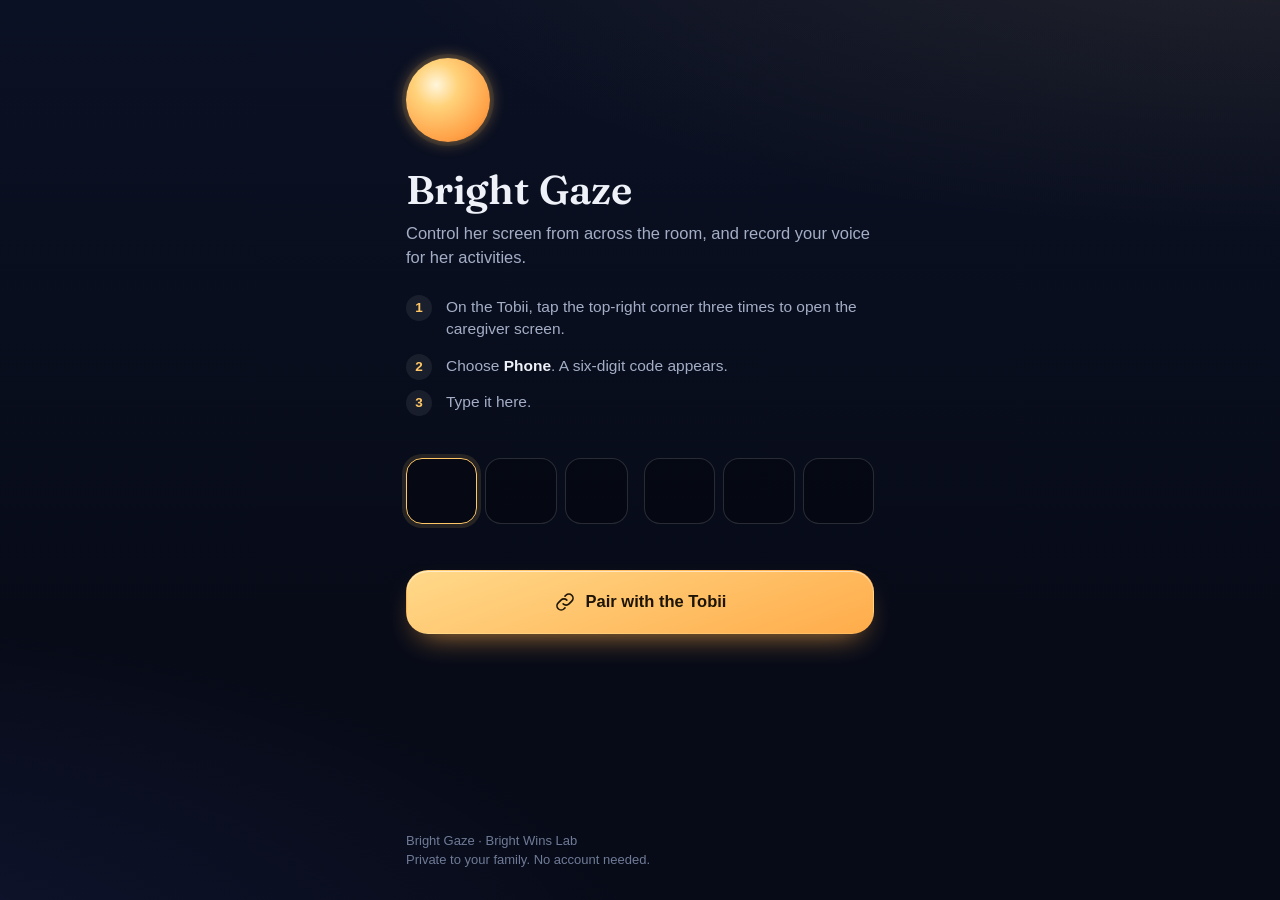
<file: g-lrvmaorgfb9u/index.html>
<!doctype html>
<html lang="en">
<head>
<meta charset="utf-8">
<meta name="viewport" content="width=device-width,initial-scale=1,viewport-fit=cover">
<meta name="robots" content="noindex,nofollow">
<meta name="referrer" content="no-referrer">
<meta name="color-scheme" content="dark">
<meta name="theme-color" content="#070b18">
<meta name="mobile-web-app-capable" content="yes">
<meta name="apple-mobile-web-app-capable" content="yes">
<meta name="apple-mobile-web-app-status-bar-style" content="black-translucent">
<meta name="apple-mobile-web-app-title" content="Bright Gaze">
<link rel="manifest" href="manifest.webmanifest">
<link rel="icon" type="image/png" href="icon-192.png">
<link rel="apple-touch-icon" href="icon-180.png">
<title>Bright Gaze</title>
<style>
@font-face{font-family:"BG Display";src:url(display.woff2) format("woff2");font-weight:600;font-display:swap}
:root{--ink:#070b18;--navy:#0d1530;--p1:rgba(255,255,255,.04);--p2:rgba(255,255,255,.07);--p3:rgba(255,255,255,.11);--line:rgba(255,255,255,.08);--line2:rgba(255,255,255,.14);
 --tx:#eef1f8;--tx2:#a3aec6;--tx3:#6f7b97;--gold:#ffc766;--gold2:#ffa94d;--goldink:#1d1405;--look:#62e3b5;--away:#ffbe6b;--rec:#ff7a6b;
 --sat:env(safe-area-inset-top,0px);--sab:env(safe-area-inset-bottom,0px);--sal:env(safe-area-inset-left,0px);--sar:env(safe-area-inset-right,0px);--card:#0f1529;--ease:cubic-bezier(.2,.8,.2,1);
 --sans:-apple-system,BlinkMacSystemFont,"SF Pro Text","Segoe UI Variable Text","Segoe UI",Roboto,Inter,"Helvetica Neue",Arial,sans-serif;--disp:"BG Display",Georgia,"Times New Roman",serif}
*{box-sizing:border-box;-webkit-tap-highlight-color:transparent}
html,body{margin:0;min-height:100%;background:var(--ink);color:var(--tx);font-family:var(--sans);font-size:16px;line-height:1.45;-webkit-font-smoothing:antialiased;-webkit-text-size-adjust:100%}
body{background:radial-gradient(120% 60% at 100% -10%,rgba(255,199,102,.10),transparent 60%),radial-gradient(120% 70% at -20% 110%,rgba(96,104,255,.12),transparent 60%),linear-gradient(180deg,#0b1124,var(--ink) 70%);background-attachment:fixed;overscroll-behavior-y:none}
button{font:inherit;color:inherit;border:0;background:none;padding:0;cursor:pointer;touch-action:manipulation}
input{font:inherit;color:inherit}
.ic{width:22px;height:22px;flex:none;fill:none;stroke:currentColor;stroke-width:1.8;stroke-linecap:round;stroke-linejoin:round}
:focus-visible{outline:2px solid var(--gold);outline-offset:3px;border-radius:14px}
.hide{display:none!important}

/* ---------- top bar ---------- */
.top{position:sticky;top:0;z-index:20;display:flex;align-items:center;gap:10px;padding:calc(var(--sat) + 6px) calc(var(--sar) + 16px) 6px calc(var(--sal) + 16px);min-height:calc(var(--sat) + 56px);background:linear-gradient(180deg,rgba(7,11,24,.94),rgba(7,11,24,.80));-webkit-backdrop-filter:blur(18px) saturate(1.3);backdrop-filter:blur(18px) saturate(1.3);border-bottom:1px solid transparent;transition:border-color .3s}
.top.scrolled{border-bottom-color:var(--line)}
.orb{width:26px;height:26px;border-radius:50%;flex:none;background:radial-gradient(circle at 36% 32%,#fff6dc 0,#ffd27a 28%,#ff9f45 72%,#c76a1e 100%);box-shadow:0 0 0 4px rgba(255,199,102,.08),0 0 16px rgba(255,186,90,.45)}
.brand{flex:1;min-width:0;line-height:1.15}.brand b{display:block;font-family:var(--disp);font-weight:600;font-size:18px;letter-spacing:.005em;white-space:nowrap}.brand span{display:block;font-size:11.5px;color:var(--tx3);white-space:nowrap}
.conn{display:inline-flex;align-items:center;gap:7px;height:32px;padding:0 12px;border-radius:99px;background:var(--p2);font-size:13px;font-weight:600;color:var(--tx2);white-space:nowrap}
.conn i{width:8px;height:8px;border-radius:50%;background:var(--tx3)}
.conn.on i{background:var(--look);box-shadow:0 0 0 4px rgba(98,227,181,.16)}.conn.on{color:#c9f5e4}
.conn.wait i{background:var(--away)}.conn.off i{background:var(--rec)}
.gear{width:44px;height:44px;margin-right:-8px;border-radius:50%;display:flex;align-items:center;justify-content:center;color:var(--tx2)}
.gear:active{background:var(--p2)}

/* ---------- views ---------- */
main{padding:10px calc(var(--sar) + 16px) calc(var(--sab) + 40px) calc(var(--sal) + 16px);max-width:620px;margin:0 auto}
body{overflow-x:clip}
.view{animation:viewin .32s var(--ease)}@keyframes viewin{from{opacity:0;transform:translateY(8px)}to{opacity:1;transform:none}}
h1{font-family:var(--disp);font-weight:600;font-size:32px;line-height:1.1;letter-spacing:-.005em;margin:18px 0 6px}
.lede{color:var(--tx2);margin:0 0 20px;font-size:15.5px;max-width:34em}
h2{font-size:17px;font-weight:650;margin:30px 0 12px;display:flex;align-items:baseline;gap:10px}h2 small{font-size:13px;font-weight:500;color:var(--tx3)}
.banner{display:flex;gap:12px;align-items:flex-start;padding:14px 16px;border-radius:18px;background:rgba(255,190,107,.08);border:1px solid rgba(255,190,107,.2);color:#ffe2b8;font-size:14.5px;margin:12px 0 4px}
.banner .ic{color:var(--away);margin-top:1px}

/* ---------- the now card (the one bold element) ---------- */
.now{position:relative;overflow:hidden;display:flex;align-items:center;gap:14px;border-radius:24px;padding:14px 16px;margin-top:4px;background:linear-gradient(160deg,rgba(255,255,255,.07),rgba(255,255,255,.02));border:1px solid var(--line);box-shadow:0 24px 50px -34px rgba(0,0,0,.9),inset 0 1px 0 rgba(255,255,255,.06);isolation:isolate}
.now::before{content:"";position:absolute;inset:-60% -30% auto auto;width:110%;height:220%;background:radial-gradient(closest-side,var(--hue,#ffc766),transparent);opacity:.16;z-index:-1;transition:background .8s,opacity .8s}
.now .nm2{flex:1;min-width:0}
.now .where{font-size:12.5px;color:var(--tx2);display:flex;align-items:center;gap:8px;line-height:1.2}
.timer{font-variant-numeric:tabular-nums;font-weight:650;color:var(--tx);background:rgba(0,0,0,.28);padding:2px 8px;border-radius:99px;font-size:12px}
.now .title{font-family:var(--disp);font-weight:600;font-size:23px;line-height:1.15;margin:3px 0 2px;white-space:nowrap;overflow:hidden;text-overflow:ellipsis}
.now .stl{font-size:14px;color:var(--tx2);line-height:1.3;display:-webkit-box;-webkit-line-clamp:2;-webkit-box-orient:vertical;overflow:hidden}
.eye{position:relative;width:48px;height:48px;flex:none;align-self:center;border-radius:50%;display:flex;align-items:center;justify-content:center;background:radial-gradient(circle at 38% 34%,rgba(255,255,255,.18),rgba(255,255,255,.04) 70%);color:var(--tx3);transition:background .6s,color .6s}
.eye .ic{width:24px;height:24px}
.eye::after{content:"";position:absolute;inset:-5px;border-radius:50%;border:2px solid currentColor;opacity:0;transition:opacity .6s}
.eye.look{color:var(--look);background:radial-gradient(circle at 38% 34%,rgba(98,227,181,.45),rgba(98,227,181,.10) 70%)}
.eye.look::after{opacity:.35;animation:breathe 2.8s ease-in-out infinite}
.eye.away{color:var(--away);background:radial-gradient(circle at 38% 34%,rgba(255,190,107,.4),rgba(255,190,107,.08) 70%)}
@keyframes breathe{0%,100%{transform:scale(.94);opacity:.18}50%{transform:scale(1.06);opacity:.45}}
.nums{flex:none;display:flex;gap:12px;text-align:right}.nums:empty{display:none}.nums div{display:flex;flex-direction:column;line-height:1.15}.nums b{font-size:19px;font-variant-numeric:tabular-nums}.nums span{font-size:11.5px;color:var(--tx3)}
.now.asleep .title{color:var(--tx2)}

/* controls */
.ctl{display:grid;grid-template-columns:repeat(5,minmax(0,1fr));gap:8px;margin-top:10px}
.ctl i{display:none}
.b{display:flex;align-items:center;justify-content:center;gap:10px;min-height:64px;padding:0 18px;border-radius:22px;background:var(--p2);border:1px solid var(--line);font-weight:650;font-size:16.5px;transition:transform .15s var(--ease),background .2s,opacity .2s;user-select:none;-webkit-user-select:none}
.b:active{transform:scale(.96);background:var(--p3)}
.b.gold{background:linear-gradient(160deg,#ffd98a,#ffac4a);color:var(--goldink);border-color:transparent;box-shadow:0 14px 30px -14px rgba(255,170,70,.75),inset 0 1px 0 rgba(255,255,255,.55)}
.b.gold:active{filter:brightness(.96)}
.b.col{flex-direction:column;gap:4px;font-size:12.5px;font-weight:600;color:var(--tx2);padding:0}.b.col .ic{color:var(--tx)}
.ctl .b.col{min-height:62px;border-radius:18px;font-size:12px;gap:5px;white-space:nowrap}.ctl .b.col .ic{width:22px;height:22px}
.ctl .b.gold.col,.ctl .b.gold.col .ic{color:var(--goldink)}
.b[disabled]{opacity:.38;pointer-events:none}
.b.sm{min-height:48px;border-radius:16px;font-size:15px;padding:0 16px}
.row2{display:grid;grid-template-columns:minmax(0,1fr) minmax(0,1fr);gap:10px;margin-top:10px}.row2>*{min-width:0}.row2>.b{white-space:nowrap;font-size:15.5px;padding:0 12px}.row2>.b>span{overflow:hidden;text-overflow:ellipsis}
.pad .row2>.b{font-size:15px;padding:0 10px;gap:8px}.pad .recc{background:rgba(255,255,255,.025)}
.say{display:grid;grid-template-columns:1fr 1fr;gap:8px;margin-top:8px}
.say .b{justify-content:flex-start;padding:0 14px;font-size:15px;min-height:54px;border-radius:18px}.say .b .ic{color:var(--gold);width:20px;height:20px}
.say .b>span>span{white-space:nowrap;overflow:hidden;text-overflow:ellipsis;min-width:0}.say .b>span{min-width:0;max-width:100%}
.vol{display:flex;align-items:center;gap:12px;padding:4px 16px;min-height:52px;border-radius:18px;background:var(--p1);border:1px solid var(--line);margin-top:8px;color:var(--tx2)}.vol .ic{width:20px;height:20px}
input[type=range]{-webkit-appearance:none;appearance:none;flex:1;height:36px;background:transparent;margin:0}
input[type=range]::-webkit-slider-runnable-track{height:6px;border-radius:6px;background:linear-gradient(90deg,var(--gold) var(--p,50%),rgba(255,255,255,.12) var(--p,50%))}
input[type=range]::-webkit-slider-thumb{-webkit-appearance:none;width:28px;height:28px;border-radius:50%;margin-top:-11px;background:#fff7e6;box-shadow:0 4px 14px rgba(0,0,0,.5),0 0 0 6px rgba(255,199,102,.15)}
input[type=range]::-moz-range-track{height:6px;border-radius:6px;background:rgba(255,255,255,.12)}input[type=range]::-moz-range-progress{height:6px;border-radius:6px;background:var(--gold)}
input[type=range]::-moz-range-thumb{width:28px;height:28px;border:0;border-radius:50%;background:#fff7e6}

/* activity tiles */
.acts{display:grid;grid-template-columns:repeat(3,minmax(0,1fr));gap:8px}
.act{position:relative;display:block;min-width:0;text-align:left;border-radius:16px;overflow:hidden;background:var(--p1);border:1px solid var(--line);transition:transform .18s var(--ease)}
.act:active{transform:scale(.97)}
.act .art{border-radius:0;aspect-ratio:4/3;background:radial-gradient(90% 90% at 30% 20%,color-mix(in srgb,var(--hue) 55%,#fff 0%),color-mix(in srgb,var(--hue) 30%,#0b1124) 75%);background-size:cover;background-position:center}
.act .nm{padding:7px 9px 8px;font-weight:650;font-size:13px;line-height:1.25;min-height:42px;display:flex;align-items:center}
.act .nm span{display:-webkit-box;-webkit-line-clamp:2;-webkit-box-orient:vertical;overflow:hidden}
.act.on{border-color:color-mix(in srgb,var(--hue) 70%,transparent);box-shadow:0 0 0 3px color-mix(in srgb,var(--hue) 25%,transparent)}
.act .playing{position:absolute;top:6px;left:6px;font-size:10.5px;font-weight:700;color:var(--goldink);background:var(--gold);padding:2px 7px;border-radius:99px;box-shadow:0 4px 10px -4px rgba(0,0,0,.6)}
.act.off .art{filter:saturate(.4) brightness(.7)}
.feed{margin-top:8px}.feed div{display:flex;justify-content:space-between;gap:12px;padding:11px 2px;border-bottom:1px solid var(--line);font-size:14.5px;color:var(--tx2)}.feed div:last-child{border-bottom:0}.feed time{color:var(--tx3);font-variant-numeric:tabular-nums}

/* ---------- accordion sections: header row, chevron, smooth open/close ---------- */
.accs{margin-top:14px;display:flex;flex-direction:column;gap:8px}
.acc{border-radius:20px;background:var(--card);border:1px solid var(--line);transition:border-color .25s}
.acc.open{border-color:var(--line2)}
.ah{position:relative;display:flex;align-items:center;gap:12px;width:100%;min-height:58px;padding:8px 14px 8px 10px;border-radius:20px;text-align:left;background:var(--card);transition:background .2s}
.ah:active{background:#151c34}
.acc.open>.ah{position:sticky;top:var(--hh,56px);z-index:6;border-radius:20px 20px 0 0;box-shadow:0 1px 0 var(--line)}
.ai{width:38px;height:38px;flex:none;border-radius:12px;display:flex;align-items:center;justify-content:center;background:rgba(255,199,102,.10);color:var(--gold)}.ai .ic{width:20px;height:20px}
.at{flex:none;font-weight:650;font-size:16px;white-space:nowrap}
.ah small{flex:1;min-width:0;text-align:right;font-size:13px;font-weight:500;color:var(--tx3);white-space:nowrap;overflow:hidden;text-overflow:ellipsis}
.ah small.play{color:var(--gold)}.ah small.rec{color:#ffb3a8}
.ah .cv{width:18px;height:18px;flex:none;color:var(--tx3);transform:rotate(90deg);transition:transform .3s var(--ease)}
.acc.open>.ah .cv{transform:rotate(-90deg)}
.ab{display:grid;grid-template-rows:0fr;transition:grid-template-rows .34s var(--ease)}
.acc.open>.ab{grid-template-rows:1fr}
.ab>.in{min-height:0;overflow:hidden;visibility:hidden;transition:visibility 0s .34s}
.acc.open>.ab>.in{visibility:visible;transition:visibility 0s 0s}
.pad{padding:12px 12px 14px}
.pad>h2:first-child,.pad>.sh:first-child{margin-top:2px}
.sh{font-size:13px;font-weight:650;letter-spacing:.02em;color:var(--tx3);margin:18px 4px 8px;display:flex;align-items:baseline;gap:8px}.sh small{font-weight:500;margin-left:auto}
.pad .list{background:rgba(255,255,255,.025)}
.srch{position:relative;margin:2px 0 4px}.srch .ic{position:absolute;left:13px;top:50%;transform:translateY(-50%);width:18px;height:18px;color:var(--tx3);pointer-events:none}
.srch input{width:100%;height:46px;border-radius:14px;border:1px solid var(--line2);background:rgba(0,0,0,.22);padding:0 14px 0 40px;font-size:16px;color:var(--tx);outline:none;-webkit-appearance:none;appearance:none}.srch input:focus{border-color:var(--gold)}
.srch input::placeholder{color:var(--tx3)}
.nomatch{padding:16px 6px;color:var(--tx3);font-size:14px}
/* prompt feedback */
.say .b{flex-direction:column;align-items:flex-start;justify-content:center;gap:2px}.say .b>span{display:flex;align-items:center;gap:10px}
.say .fb{font-size:12.5px;font-weight:600;color:var(--tx3);min-height:16px;padding-left:30px;transition:color .2s}.say .fb:empty{display:none}.say .fb.wait{color:var(--away)}.say .fb.ok{color:var(--look)}.say .fb.no{color:var(--rec)}
/* activity placeholders before the first sync */
.act .art.ph{display:flex;align-items:center;justify-content:center;color:rgba(255,255,255,.88)}.act .art.ph .ic{width:46px;height:46px;stroke-width:1.5;filter:drop-shadow(0 4px 10px rgba(0,0,0,.3))}
/* levels */
.lvr{padding:12px 2px 14px}.lvr+.lvr{border-top:1px solid var(--line)}
.lvh{display:flex;align-items:baseline;gap:8px;margin-bottom:10px;min-width:0}.lvh b{font-weight:650;font-size:15.5px;white-space:nowrap}.lvh small{font-size:13px;color:var(--tx3);min-width:0;white-space:nowrap;overflow:hidden;text-overflow:ellipsis}
.lvh .lvs{margin-left:auto;flex:none;font-size:12.5px;font-weight:600;color:var(--tx3);white-space:nowrap}.lvh .lvs.fx{color:var(--gold)}.lvh .lvs.cg{color:#c9b8ff}.lvh .lvs.sv{color:var(--look)}
.lvd{width:9px;height:9px;border-radius:50%;background:var(--hue,#ffc766);box-shadow:0 0 10px -1px var(--hue,#ffc766);flex:none;align-self:center}
.segp{display:flex;gap:4px;padding:4px;border-radius:16px;background:rgba(255,255,255,.045);border:1px solid var(--line)}
.segp button{flex:1;min-width:0;height:44px;border-radius:12px;font-size:15px;font-weight:650;color:var(--tx2);transition:background .2s,color .2s}
.segp button.on{background:linear-gradient(160deg,#ffd98a,#ffac4a);color:var(--goldink);box-shadow:0 6px 16px -8px rgba(255,170,70,.8)}
.segp button.cg{color:#bfb0f0}.segp button.cg.on{background:linear-gradient(160deg,#d9ccff,#a993f5);color:#160d33}
.segp button.pend{animation:pend 1s ease-in-out infinite}@keyframes pend{50%{opacity:.55}}
.segp button[disabled]{opacity:.4}.segp i{width:1px;margin:6px 2px;background:var(--line2);flex:none}
.segp.calm button{font-size:14.5px}
.lvnote{font-size:13px;color:var(--tx3);margin:10px 4px 0}.lvnote b{color:#c9b8ff;font-weight:650}
.lvdesc{font-size:12.5px;color:var(--tx3);margin:8px 2px 0;line-height:1.35}
.lvg{font-size:12.5px;font-weight:650;letter-spacing:.04em;text-transform:uppercase;color:var(--tx3);margin:14px 4px 0}.lvg:first-child{margin-top:2px}
/* last session */
.last{border-radius:22px;background:var(--p1);border:1px solid var(--line);padding:16px 18px}
.last .lh{display:flex;justify-content:space-between;align-items:baseline;gap:10px}.last .lh b{font-weight:650;font-size:15.5px}.last .lh span{font-size:13px;color:var(--tx3)}
.l3{display:grid;grid-template-columns:repeat(3,1fr);gap:8px;margin:14px 0 6px}.l3 div{padding:10px 12px;border-radius:16px;background:rgba(255,255,255,.04)}
.l3 b{display:block;font-size:20px;font-weight:650;font-variant-numeric:tabular-nums;line-height:1.2}.l3 span{font-size:12.5px;color:var(--tx3)}
.last .lf{font-size:14px;color:var(--tx2);margin-top:8px;display:flex;align-items:center;gap:8px}.last .lf .lvd{align-self:center}

/* ---------- lists (voices) ---------- */
.list{border-radius:22px;background:var(--p1);border:1px solid var(--line);overflow:hidden}
.vr{border-bottom:1px solid var(--line)}.vr:last-child{border-bottom:0}
.vh{display:flex;align-items:center;gap:12px;padding:12px 12px 12px 18px;min-height:68px}
.vh .lbl{flex:1;min-width:0}.vh .lbl b{display:block;font-weight:600;font-size:15.5px;line-height:1.3}.vh .lbl span{font-size:13px;color:var(--tx3)}
.vh .lbl span.fam{color:var(--gold)}
.ib{width:46px;height:46px;border-radius:15px;display:flex;align-items:center;justify-content:center;background:var(--p2);flex:none;transition:transform .15s var(--ease)}
.ib:active{transform:scale(.92);background:var(--p3)}
.ib.mic{background:rgba(255,122,107,.12);color:#ffb3a8}
.ib.play.on{color:var(--gold)}
.vx{padding:0 16px 14px 18px;display:flex;flex-wrap:wrap;gap:8px}
.chip{display:inline-flex;align-items:center;gap:4px;height:40px;padding:0 4px 0 12px;border-radius:13px;background:var(--p2);font-size:13.5px;color:var(--tx2)}
.chip button{width:36px;height:36px;border-radius:11px;display:flex;align-items:center;justify-content:center}.chip button:active{background:var(--p3)}.chip .ic{width:18px;height:18px}
.grp{margin-top:4px}
.grp summary{list-style:none;display:flex;align-items:center;gap:10px;padding:10px 4px;min-height:48px;font-weight:650;font-size:15px;cursor:pointer;border-radius:12px}
.grp summary:active{background:var(--p1)}
.grp>.list,.grp>.acts{margin-bottom:8px}
.grp summary::-webkit-details-marker{display:none}.grp summary .ic{width:18px;height:18px;color:var(--tx3);transition:transform .25s var(--ease)}.grp[open] summary .ic{transform:rotate(90deg)}
.grp summary small{color:var(--tx3);font-weight:500;font-size:13px;margin-left:auto}

/* ---------- photos ---------- */
.pgrid{display:grid;grid-template-columns:repeat(3,1fr);gap:8px;margin-top:16px}
.ph{position:relative;aspect-ratio:1;border-radius:16px;overflow:hidden;background:var(--p2)}
.ph img{width:100%;height:100%;object-fit:cover;display:block;opacity:0;transition:opacity .4s}.ph img.ok{opacity:1}
.ph .cap{position:absolute;left:0;right:0;bottom:0;padding:16px 8px 6px;font-size:12.5px;font-weight:600;text-align:left;color:#fff;background:linear-gradient(0deg,rgba(0,0,0,.6),transparent);white-space:nowrap;overflow:hidden;text-overflow:ellipsis}
.ph .mic{position:absolute;top:6px;right:6px;width:22px;height:22px;border-radius:50%;background:rgba(7,11,24,.6);display:flex;align-items:center;justify-content:center;color:var(--gold)}.ph .mic .ic{width:13px;height:13px}
.viewer .vf{width:100%;max-width:420px;margin-top:16px;display:flex;flex-direction:column;gap:10px}.viewer .vm{display:flex;gap:8px;align-items:center}.viewer .vm .b{flex:1;white-space:nowrap;font-size:14.5px;padding:0 12px}
.ph.up::after{content:"";position:absolute;inset:0;background:linear-gradient(100deg,transparent 30%,rgba(255,255,255,.12) 50%,transparent 70%);background-size:200% 100%;animation:shim 1.2s linear infinite}
@keyframes shim{from{background-position:150% 0}to{background-position:-50% 0}}
.empty{padding:34px 22px;text-align:center;color:var(--tx2);border:1px dashed var(--line2);border-radius:22px;margin-top:16px}
.empty .ic{width:40px;height:40px;color:var(--tx3);stroke-width:1.3;margin-bottom:8px}

/* ---------- insights ---------- */
.tiles{display:grid;grid-template-columns:1fr 1fr;gap:10px}
.tile{padding:16px 18px;border-radius:20px;background:var(--p1);border:1px solid var(--line)}.tile b{display:block;font-size:26px;font-weight:650;font-variant-numeric:tabular-nums;line-height:1.2}.tile span{font-size:13.5px;color:var(--tx2)}
.chart{border-radius:22px;background:var(--p1);border:1px solid var(--line);padding:16px 14px 10px}
.chart svg{display:block;width:100%;height:auto}
.ses{display:flex;gap:14px;align-items:center;padding:14px 16px;border-bottom:1px solid var(--line)}.ses:last-child{border-bottom:0}
.ses .d{width:46px;text-align:center;flex:none;line-height:1.1}.ses .d b{display:block;font-size:19px}.ses .d span{font-size:11.5px;color:var(--tx3)}
.ses .m{flex:1;min-width:0}.ses .m b{font-weight:600;font-size:15px}.ses .m span{display:block;font-size:13px;color:var(--tx3);white-space:nowrap;overflow:hidden;text-overflow:ellipsis}
.ses .r{text-align:right;font-size:13px;color:var(--tx2)}.ses .r b{display:block;font-size:16px;color:var(--tx)}
.hbar{display:grid;grid-template-columns:1fr auto;gap:6px 12px;padding:10px 2px}.hbar i{grid-column:1/-1;height:8px;border-radius:8px;background:rgba(255,255,255,.07);overflow:hidden}.hbar i::before{content:"";display:block;height:100%;width:var(--w);background:var(--hue);border-radius:8px}
.hbar span{font-size:14.5px}.hbar b{font-size:13.5px;color:var(--tx2);font-weight:600}
.note{font-size:13px;color:var(--tx3);margin-top:12px}

/* ---------- screen recording ---------- */
.recc{margin-top:10px;padding:16px;border-radius:22px;background:var(--p1);border:1px solid var(--line)}
.recrow{display:flex;gap:10px}
.b.recb{flex:1}.b.recb i{width:12px;height:12px;border-radius:50%;background:var(--rec);box-shadow:0 0 0 4px rgba(255,122,107,.18)}
.b.recb.on{background:rgba(255,122,107,.14);border-color:rgba(255,122,107,.45);color:#ffd7d0;font-variant-numeric:tabular-nums}.b.recb.on i{animation:blink 1.6s ease-in-out infinite}
@keyframes blink{50%{opacity:.3}}
.tog{display:flex;gap:8px;margin-top:10px;flex-wrap:wrap}
.tg{display:inline-flex;align-items:center;gap:8px;height:42px;padding:0 14px;border-radius:14px;background:var(--p2);font-size:14px;font-weight:600;color:var(--tx2);transition:background .2s,color .2s}
.tg i{width:18px;height:18px;border-radius:6px;border:1.5px solid var(--tx3);display:flex;align-items:center;justify-content:center}
.tg.on{color:var(--tx);background:rgba(255,199,102,.12)}.tg.on i{background:var(--gold);border-color:var(--gold)}.tg.on i::after{content:"";width:8px;height:4px;border:2px solid var(--goldink);border-top:0;border-right:0;transform:rotate(-45deg) translate(1px,-1px)}
.recn{font-size:13px;color:var(--tx3);margin-top:10px}
.vid{display:flex;gap:14px;align-items:center;padding:12px 14px;border-bottom:1px solid var(--line)}.vid:last-child{border-bottom:0}
.vid .th{width:84px;height:56px;border-radius:12px;flex:none;background:radial-gradient(90% 90% at 30% 20%,color-mix(in srgb,var(--hue) 55%,#fff 0%),color-mix(in srgb,var(--hue) 30%,#0b1124) 75%);background-size:cover;background-position:center;position:relative}
.vid .th::after{content:"";position:absolute;inset:0;border-radius:12px;background:rgba(0,0,0,.18) url("data:image/svg+xml,%3Csvg xmlns='http://www.w3.org/2000/svg' viewBox='0 0 24 24'%3E%3Cpath d='M9 7v10l8-5z' fill='white'/%3E%3C/svg%3E") center/26px no-repeat}
.vid .m{flex:1;min-width:0}.vid .m b{display:block;font-weight:600;font-size:15.5px}.vid .m span{display:block;font-size:13px;color:var(--tx3)}
.meter{height:8px;border-radius:8px;background:rgba(255,255,255,.08);overflow:hidden;margin:6px 0 4px}.meter i{display:block;height:100%;background:linear-gradient(90deg,#ffd98a,#ffac4a);border-radius:8px}
.player video{width:100%;max-height:56vh;border-radius:18px;background:#000;display:block}
.prog{height:6px;border-radius:6px;background:rgba(255,255,255,.1);overflow:hidden;margin:18px 0 8px}.prog i{display:block;height:100%;width:0;background:var(--gold);transition:width .2s}

/* ---------- sheets ---------- */
.scrim{position:fixed;inset:0;z-index:70;background:rgba(3,5,12,.6);opacity:0;transition:opacity .28s;-webkit-backdrop-filter:blur(3px);backdrop-filter:blur(3px)}
.scrim.in{opacity:1}
.sheet{position:fixed;left:0;right:0;bottom:0;z-index:71;max-height:92vh;overflow:auto;padding:10px 22px calc(var(--sab) + 24px);border-radius:30px 30px 0 0;background:linear-gradient(180deg,#141c36,#0b1124);border-top:1px solid var(--line2);transform:translateY(105%);transition:transform .38s var(--ease);max-width:620px;margin:0 auto;box-shadow:0 -30px 60px -20px rgba(0,0,0,.7)}
.sheet.in{transform:none}
.grab{width:40px;height:5px;border-radius:5px;background:var(--line2);margin:0 auto 14px}
.sheet h3{font-family:var(--disp);font-weight:600;font-size:26px;line-height:1.15;margin:6px 0 6px}
.sheet .hint{color:var(--tx2);font-size:14.5px;margin:0 0 10px}
.recbox{display:flex;flex-direction:column;align-items:center;padding:18px 0 4px}
.recbtn{position:relative;width:118px;height:118px;border-radius:50%;display:flex;align-items:center;justify-content:center;background:linear-gradient(160deg,#ffd98a,#ffac4a);color:var(--goldink);box-shadow:0 18px 40px -16px rgba(255,170,70,.8);transition:transform .2s var(--ease),background .3s}
.recbtn .ic{width:44px;height:44px;stroke-width:2}
.recbtn:active{transform:scale(.95)}
.recbtn.live{background:linear-gradient(160deg,#ff9b8f,#ff6a5c);color:#2a0702;box-shadow:0 0 0 calc(6px + var(--lvl,0) * 26px) rgba(255,122,107,.16),0 18px 40px -16px rgba(255,100,80,.8)}
.rect{margin-top:14px;font-variant-numeric:tabular-nums;font-size:17px;font-weight:600;color:var(--tx2);min-height:26px}
.wave{width:100%;height:76px;margin:14px 0 6px}
.acts3{display:grid;grid-template-columns:1fr 1fr 1fr;gap:10px;width:100%;margin-top:12px}
.field{display:flex;flex-direction:column;gap:8px;margin:14px 0}
.field label{font-size:14px;color:var(--tx2);font-weight:600}
.txt{min-width:0;width:100%;height:54px;border-radius:16px;border:1px solid var(--line2);background:rgba(0,0,0,.25);padding:0 16px;font-size:17px;color:var(--tx);outline:none}.txt:focus{border-color:var(--gold)}
.dev{display:flex;align-items:center;gap:12px;padding:12px 0;border-bottom:1px solid var(--line)}.dev:last-child{border-bottom:0}
.dev .di{width:42px;height:42px;border-radius:13px;background:var(--p2);display:flex;align-items:center;justify-content:center;color:var(--tx2);flex:none}
.dev .dl{flex:1;min-width:0}.dev .dl b{display:block;font-weight:600}.dev .dl span{font-size:13px;color:var(--tx3)}
.tag{font-size:11.5px;font-weight:700;color:var(--look);background:rgba(98,227,181,.13);padding:3px 8px;border-radius:99px;margin-left:6px}
.link{color:var(--gold);font-weight:600;padding:10px 0}
.viewer{position:fixed;inset:0;z-index:60;background:rgba(3,5,12,.94);display:flex;flex-direction:column;align-items:center;justify-content:center;padding:calc(var(--sat) + 20px) 16px calc(var(--sab) + 20px);opacity:0;transition:opacity .25s}
.viewer.in{opacity:1}.viewer img{max-width:100%;max-height:72vh;border-radius:20px;box-shadow:0 30px 80px -30px #000}
.viewer .row2{width:100%;max-width:420px;margin-top:20px}

/* ---------- pair ---------- */
.pair{min-height:100vh;min-height:100dvh;display:flex;flex-direction:column;padding:calc(var(--sat) + 40px) 26px calc(var(--sab) + 30px);max-width:520px;margin:0 auto}
.pair .big{width:84px;height:84px;margin:18px 0 26px}
.pair h1{font-size:40px;margin:0 0 10px}
.pair .lede{font-size:16.5px}
.steps{margin:6px 0 26px;padding:0;list-style:none;counter-reset:s}
.steps li{position:relative;padding:0 0 14px 40px;color:var(--tx2);font-size:15.5px;counter-increment:s}
.steps li::before{content:counter(s);position:absolute;left:0;top:-1px;width:26px;height:26px;border-radius:50%;background:var(--p2);color:var(--gold);font-weight:700;font-size:13.5px;display:flex;align-items:center;justify-content:center}
.steps b{color:var(--tx);font-weight:600}
.code{position:relative;display:grid;grid-template-columns:repeat(6,1fr);gap:8px;margin:4px 0 18px}
.code .c{height:66px;border-radius:16px;background:rgba(0,0,0,.28);border:1px solid var(--line2);display:flex;align-items:center;justify-content:center;font-size:30px;font-weight:650;font-variant-numeric:tabular-nums;transition:border-color .2s,background .2s}
.code .c:nth-child(3){margin-right:8px}
.code .c.cur{border-color:var(--gold);box-shadow:0 0 0 4px rgba(255,199,102,.12)}
.code .c.f{background:rgba(255,255,255,.06)}
.code input{position:absolute;inset:0;opacity:0;font-size:16px;width:100%;height:100%;border:0;caret-color:transparent}
.code.shake{animation:shake .4s}@keyframes shake{20%,60%{transform:translateX(-7px)}40%,80%{transform:translateX(7px)}}
.msg{min-height:22px;font-size:14.5px;color:var(--away);margin:-6px 0 12px}
.msg.ok{color:var(--look)}
.foot{margin-top:auto;padding-top:28px;font-size:13px;color:var(--tx3)}
.spin{width:22px;height:22px;border-radius:50%;border:2.5px solid rgba(29,20,5,.25);border-top-color:var(--goldink);animation:spin .8s linear infinite}
.spin.lt{border-color:rgba(255,255,255,.18);border-top-color:var(--gold)}
@keyframes spin{to{transform:rotate(360deg)}}
.toast{position:fixed;left:50%;bottom:calc(var(--sab) + 24px);z-index:90;transform:translate(-50%,20px);opacity:0;max-width:calc(100% - 40px);width:max-content;padding:13px 18px;border-radius:16px;background:#1c2542;border:1px solid var(--line2);box-shadow:0 18px 40px -16px #000;font-size:14.5px;font-weight:550;transition:opacity .25s,transform .3s var(--ease);pointer-events:none}
.toast.in{opacity:1;transform:translate(-50%,0)}
@media (prefers-reduced-motion:reduce){*,*::before,*::after{animation:none!important;transition:none!important}}
@media (min-width:700px){main{padding-top:14px}}
</style>
</head>
<body>
<div id="root"></div>
<div class="toast" id="toast" role="status" aria-live="polite"></div>
<script src="supabase.js"></script>
<script>
'use strict';
/* Bright Gaze · caregiver phone. Pairs with the Tobii by code, controls it live (Supabase Realtime broadcast),
   records voices and adds photos (private storage via the `gaze` Edge Function). */
const CFG={url:'https://rewphjtoylteetraxhcx.supabase.co',key:'sb_publishable_OwOsVS_uIwn9XsYLJc1-Rw_XIlSSyEz',
 legacy:'eyJhbGciOiJIUzI1NiIsInR5cCI6IkpXVCJ9.eyJpc3MiOiJzdXBhYmFzZSIsInJlZiI6InJld3BoanRveWx0ZWV0cmF4aGN4Iiwicm9sZSI6ImFub24iLCJpYXQiOjE3OTQyODk1NTMsImV4cCI6MjEwOTg2NTU1M30.VuhUUf3ieRdhbbGiyhQxkwi9r6xmfgi_hgJ7tx8g4-I'};
(()=>{const c=new URLSearchParams(location.search).get('cloud');if(c&&/^http:\/\/(localhost|127\.0\.0\.1)(:\d+)?$/.test(c))CFG.url=c})();
const $=(s,r=document)=>r.querySelector(s),$$=(s,r=document)=>[...r.querySelectorAll(s)];
const esc=s=>String(s??'').replace(/[&<>"']/g,c=>({'&':'&amp;','<':'&lt;','>':'&gt;','"':'&quot;',"'":'&#39;'}[c]));
const IC={
 remote:'<circle cx="12" cy="12" r="8.5"/><circle cx="12" cy="12" r="3.2"/>',
 voices:'<rect x="9" y="3" width="6" height="11" rx="3"/><path d="M5.5 11a6.5 6.5 0 0013 0M12 17.5V21M8.5 21h7"/>',
 photos:'<rect x="3.5" y="4.5" width="17" height="15" rx="3"/><circle cx="9" cy="10" r="1.8"/><path d="M4 17l5-4.5 4 3.5 3-2.5 4.5 4"/>',
 videos:'<rect x="3" y="6" width="13" height="12" rx="2.5"/><path d="M16 10.5l5-3v9l-5-3"/>',full:'<path d="M4 9V4h5M20 9V4h-5M4 15v5h5M20 15v5h-5"/>',dl:'<path d="M12 4v11M7.5 10.5L12 15l4.5-4.5M4.5 19.5h15"/>',
 insights:'<path d="M4 20V10M10 20V4M16 20v-7M21 20H3"/>',
 gear:'<circle cx="12" cy="12" r="3"/><path d="M19.4 15a1.7 1.7 0 00.3 1.8l.1.1a2 2 0 11-2.8 2.8l-.1-.1a1.7 1.7 0 00-1.8-.3 1.7 1.7 0 00-1 1.5V21a2 2 0 11-4 0v-.1a1.7 1.7 0 00-1.1-1.5 1.7 1.7 0 00-1.8.3l-.1.1a2 2 0 11-2.8-2.8l.1-.1a1.7 1.7 0 00.3-1.8 1.7 1.7 0 00-1.5-1H3a2 2 0 110-4h.1a1.7 1.7 0 001.5-1.1 1.7 1.7 0 00-.3-1.8l-.1-.1a2 2 0 112.8-2.8l.1.1a1.7 1.7 0 001.8.3H9a1.7 1.7 0 001-1.5V3a2 2 0 114 0v.1a1.7 1.7 0 001 1.5 1.7 1.7 0 001.8-.3l.1-.1a2 2 0 112.8 2.8l-.1.1a1.7 1.7 0 00-.3 1.8V9a1.7 1.7 0 001.5 1H21a2 2 0 110 4h-.1a1.7 1.7 0 00-1.5 1z"/>',
 eye:'<path d="M2.5 12S6 5.5 12 5.5 21.5 12 21.5 12 18 18.5 12 18.5 2.5 12 2.5 12z"/><circle cx="12" cy="12" r="3"/>',
 eyeoff:'<path d="M3 3l18 18M10.6 6.1A9.6 9.6 0 0112 6c6 0 9.5 6 9.5 6a17 17 0 01-3 3.6M6.3 7.6A16 16 0 002.5 12S6 18 12 18a9.3 9.3 0 004.4-1.1"/><path d="M9.9 10a3 3 0 004.2 4.2"/>',
 play:'<path d="M8 5.5v13l10.5-6.5z"/>',pause:'<path d="M8 5.5v13M16 5.5v13"/>',
 next:'<path d="M6 5.5v13l9-6.5zM18 5.5v13"/>',stop:'<rect x="6.5" y="6.5" width="11" height="11" rx="2.5"/>',
 home:'<path d="M3.5 11L12 4l8.5 7"/><path d="M6 9.5V20h4.5v-5.5h3V20H18V9.5"/>',
 spark:'<path d="M12 3l1.8 5.2L19 10l-5.2 1.8L12 17l-1.8-5.2L5 10l5.2-1.8z"/><path d="M18.5 15.5l.8 2.2 2.2.8-2.2.8-.8 2.2-.8-2.2-2.2-.8 2.2-.8z"/>',
 wave:'<path d="M4 12h1.5M7.5 8v8M11 5v14M14.5 8v8M18 10.5v3M20.5 12H20"/>',
 speaker:'<path d="M4 9.5h3.5L12 5.5v13l-4.5-4H4z"/><path d="M15.5 9a4 4 0 010 6M18 6.5a7.5 7.5 0 010 11"/>',quiet:'<path d="M4 9.5h3.5L12 5.5v13l-4.5-4H4z"/>',
 mic:'<rect x="9" y="3" width="6" height="11" rx="3"/><path d="M5.5 11a6.5 6.5 0 0013 0M12 17.5V21"/>',
 trash:'<path d="M4.5 7h15M10 11v6M14 11v6M6.5 7l1 12.5h9l1-12.5M9.5 7V4.5h5V7"/>',
 camera:'<path d="M4 8h3.5L9 5.5h6L16.5 8H20v11H4z"/><circle cx="12" cy="13.2" r="3.4"/>',
 image:'<rect x="3.5" y="4.5" width="17" height="15" rx="3"/><circle cx="9" cy="10" r="1.8"/><path d="M4 17l5-4.5 4 3.5 3-2.5 4.5 4"/>',
 chev:'<path d="M9.5 5.5L16 12l-6.5 6.5"/>',redo:'<path d="M4.5 12a7.5 7.5 0 1 0 2.2-5.3M4.5 4.5v4h4"/>',check:'<path d="M5 12.5l4.5 4.5L19 7.5"/>',
 wifioff:'<path d="M3 3l18 18M8.5 16.2a5 5 0 017 0M5 12.7a10 10 0 015-2.6M14.6 10.3A10 10 0 0119 12.7M2 9.3a15 15 0 015.3-3.1M12 5a15 15 0 0110 4.3"/>',
 phone:'<rect x="6.5" y="2.5" width="11" height="19" rx="3"/><path d="M10.5 18.5h3"/>',tablet:'<rect x="3" y="4.5" width="18" height="14" rx="2.5"/><path d="M11 15.5h2"/>',
 apps:'<rect x="4" y="4" width="6.5" height="6.5" rx="2"/><rect x="13.5" y="4" width="6.5" height="6.5" rx="2"/><rect x="4" y="13.5" width="6.5" height="6.5" rx="2"/><rect x="13.5" y="13.5" width="6.5" height="6.5" rx="2"/>',
 sliders:'<path d="M4 7h9M17 7h3M4 17h3M11 17h9"/><circle cx="15" cy="7" r="2.2"/><circle cx="9" cy="17" r="2.2"/>',
 search:'<circle cx="10.5" cy="10.5" r="6"/><path d="M15 15l5 5"/>',
 link:'<path d="M10 14a4.5 4.5 0 006.4 0l3-3a4.5 4.5 0 00-6.4-6.4l-1 1"/><path d="M14 10a4.5 4.5 0 00-6.4 0l-3 3a4.5 4.5 0 006.4 6.4l1-1"/>',x:'<path d="M6 6l12 12M18 6L6 18"/>'};
const ic=(n,c='')=>`<svg class="ic ${c}" viewBox="0 0 24 24" aria-hidden="true">${IC[n]||''}</svg>`;

/* ---------- state ---------- */
function loadSt(){let o={};try{o=JSON.parse(localStorage.getItem('bgp')||'{}')}catch(e){}return Object.assign({token:'',family:'',device:'',channel:'',devices:[],me:'',tab:'remote'},o)}
const S={st:loadSt(),tobii:null,tobiiAt:0,files:[],backup:null,urls:{},urlAt:0,rt:'off',open:{},feed:[],up:[],keyIdx:0,ch:null,sb:null,lastLoad:0};
function save(){try{localStorage.setItem('bgp',JSON.stringify(S.st))}catch(e){}}
function newToken(){const a=new Uint8Array(32);crypto.getRandomValues(a);let s='';for(const b of a)s+=String.fromCharCode(b);return btoa(s).replace(/\+/g,'-').replace(/\//g,'_').replace(/=+$/,'')}
if(!S.st.token){S.st.token=newToken();save()}
const paired=()=>!!S.st.family;

/* ---------- network ---------- */
async function api(a,body={},ms=20000){const ctl=new AbortController(),to=setTimeout(()=>ctl.abort(),ms);
 try{const r=await fetch(CFG.url+'/functions/v1/gaze',{method:'POST',headers:{'content-type':'application/json',apikey:CFG.key},body:JSON.stringify(Object.assign({a,token:S.st.token},body)),signal:ctl.signal});
  let j={};try{j=await r.json()}catch(e){}
  if(!r.ok){const e=new Error(j.error||'http');e.code=j.error||'http';throw e}return j}
 catch(e){if(!e.code)e.code='offline';if(e.code==='unpaired'&&paired()&&!/^pair_/.test(a))lost();throw e}finally{clearTimeout(to)}}
const ERR={offline:'No connection right now. It will work again when your phone is back online.',wrong_code:'That code didn’t match. Check the numbers on the Tobii and try again.',
 slow_down:'Too many tries. Wait a few minutes, then try again.',other_family:'That Tobii is paired with another family. Unpair it there first.',unpaired:'This phone is no longer paired.',too_big:'That file is too large.',
 storage:'The cloud did not answer. Try again in a minute.',server:'The cloud had a problem. Try again in a minute.'};
const errText=c=>ERR[c]||'Something went wrong. Try again in a minute.';
let toastT=0;function toast(t,ms=2800){const el=$('#toast');el.textContent=t;el.classList.add('in');clearTimeout(toastT);toastT=setTimeout(()=>el.classList.remove('in'),ms)}
const buzz=()=>{try{navigator.vibrate&&navigator.vibrate(8)}catch(e){}};
function applyInfo(h){if(!h||!h.family)return;const ch=S.st.channel;Object.assign(S.st,{family:h.family,device:h.device,channel:h.channel,devices:h.devices||[]});save();if(ch!==h.channel)live(true)}
function lost(){unlive();Object.assign(S.st,{family:'',device:'',channel:'',devices:[],token:newToken()});save();S.files=[];S.backup=null;S.tobii=null;render();toast('This phone was unpaired.')}

/* ---------- realtime ---------- */
function live(force){if(!paired()||!S.st.channel||typeof supabase==='undefined')return;if(S.ch&&!force)return;unlive();
 try{if(!S.sb)S.sb=supabase.createClient(CFG.url,S.keyIdx?CFG.legacy:CFG.key,{auth:{persistSession:false,autoRefreshToken:false,detectSessionInUrl:false}});
  const ch=S.sb.channel('bg-'+S.st.channel,{config:{broadcast:{self:false}}});S.ch=ch;S.rt='connecting';
  ch.on('broadcast',{event:'status'},m=>{S.tobii=Object.assign({},S.tobii&&!(m.payload||{}).acts?{acts:S.tobii.acts}:{},m.payload||{});S.tobiiAt=Date.now();if(m.payload&&m.payload.ph===false&&Date.now()-(S.hiAt||0)>3000){S.hiAt=Date.now();hi()}lvConfirm();paintNow()})
   .on('broadcast',{event:'evt'},m=>{const e=m.payload||{};onEvt(e)});
  ch.subscribe(s=>{if(S.ch!==ch)return;S.rt=s==='SUBSCRIBED'?'live':s==='CHANNEL_ERROR'||s==='TIMED_OUT'?'error':'off';
   if(s==='SUBSCRIBED'){S.rtFail=0;hi()}if(s==='CHANNEL_ERROR'){S.rtFail=(S.rtFail||0)+1;if(S.rtFail===3&&!S.keyIdx){S.keyIdx=1;S.sb=null;setTimeout(()=>live(true),800)}}paintConn()})}catch(e){S.rt='error'}}
function unlive(){if(S.ch&&S.sb){try{S.sb.removeChannel(S.ch)}catch(e){}}S.ch=null;S.rt='off'}
function hi(){if(S.ch&&S.rt==='live')try{S.ch.send({type:'broadcast',event:'hi',payload:{at:Date.now()}})}catch(e){}}
function cmd(k,x={}){buzz();if(!S.ch||S.rt!=='live'){toast(navigator.onLine===false?errText('offline'):'Connecting to the Tobii… try again in a moment.');live();return false}
 try{S.ch.send({type:'broadcast',event:'cmd',payload:Object.assign({k,at:Date.now()},x)})}catch(e){}return true}
const tobiiOn=()=>S.tobii&&Date.now()-S.tobiiAt<12000;
function onEvt(e){const t=new Date(e.at||Date.now()).toLocaleTimeString([],{hour:'numeric',minute:'2-digit'});let s='';
 if(e.k==='said'){for(const w in S.pr){const p=S.pr[w];if(p&&p.id===e.id){p.st=e.st;paintPr(w)}}return}
 if(e.k==='set'){const p=S.lvp[e.key];if(p&&p.id===e.id){if(e.ok===false){delete S.lvp[e.key];paintLv();toast('That level isn’t available on this Tobii yet.')}}return}
 if(e.k==='end'&&e.s){S.lastEnd={at:e.at||Date.now(),s:e.s};paintLast()}
 if(e.k==='scene'&&e.title)s=e.title==='Playroom'?'Back in the playroom':e.title==='Resting'?'Resting':e.title+' started';else if(e.k==='away')s='She looked away; calling her back';else if(e.k==='back')s='She’s looking again';
 else if(e.k==='end')s='Session ended'+(e.s?`, ${fmtDur(e.s.dur)}, ${e.s.hits} look${e.s.hits===1?'':'s'}`:'');else if(e.k==='synced'){loadAll(true);return}
 else if(e.k==='rec'&&!e.on){setTimeout(()=>loadAll(true),10000);s='Screen recording saved'+(e.dur?`, ${fmtDur(e.dur)}`:'')}
 else if(e.k==='rec')s=e.on?'Screen recording started':'Screen recording saved'+(e.dur?`, ${fmtDur(e.dur)}`:'');
 else if(e.k==='video'){loadAll(true);s=e.removed?`Video uploaded; ${e.removed} older removed to stay under 600 MB`:'Video uploaded to Videos'}
 if(!s)return;S.feed.unshift({t,s});S.feed=S.feed.slice(0,5);const f=$('#feed');if(f)f.innerHTML=feedHTML()}
setInterval(()=>{if(document.visibilityState==='visible')hi();paintNow();paintConn()},20000);
setInterval(()=>{paintNow();paintConn()},1000);
setInterval(()=>{if(document.visibilityState==='visible'&&isOpen('videos')&&paired())loadAll(true)},30000);

/* ---------- data ---------- */
async function loadAll(quiet){if(!paired())return;try{const h=await api('hello',{label:S.st.me?S.st.me+'’s phone':undefined});applyInfo(h);
  const [c,b]=await Promise.all([api('changes',{since:0}),api('backup_load')]);
  S.files=(c.files||[]).filter(f=>f.status==='ready');S.backup=b.backup&&b.backup.data||null;S.backupAt=b.backup&&b.backup.updated_at;S.lastLoad=Date.now();S.urlAt=0;
  if(!S.ch)live();refresh()}
 catch(e){if(!quiet&&e.code!=='unpaired')toast(errText(e.code))}}
async function urls(ids){const now=Date.now();if(now-S.urlAt>600000){S.urls={};S.urlAt=now}const need=ids.filter(i=>!S.urls[i]);
 for(let i=0;i<need.length;i+=100){try{const r=await api('down_url',{ids:need.slice(i,i+100)});Object.assign(S.urls,r.urls||{})}catch(e){}}return S.urls}
async function upload(kind,blob,meta){const mime=(blob.type||(kind==='photo'?'image/jpeg':'audio/wav')).split(';')[0];
 const u=await api('up_url',Object.assign({kind,mime,size:blob.size},meta));
 const r=await fetch(u.url,{method:'PUT',headers:{'content-type':mime,'x-upsert':'true'},body:blob});if(!r.ok){const e=new Error('upload');e.code='storage';throw e}
 await api('up_done',{id:u.id});return u.id}

/* ---------- shell ---------- */
/* 0.9: one home screen. The live controls stay at the top; everything else sits in sections that open and close.
   Which sections are open is remembered (S.st.secs, saved with the rest of this phone's state). Default: only Activities. */
const SECS=[['acts','Activities','apps'],['lv','Levels & calm','sliders'],['voices','Voices & phrases','voices'],['photos','Photos','photos'],['videos','Videos & recording','videos'],['insights','Insights','insights'],['set','Settings & pairing','gear']];
const SH={},SB={},PAINT={},OPEN={};
function isOpen(k){const o=S.st.secs;return o&&typeof o==='object'&&k in o?!!o[k]:k==='acts'}
const hhv=()=>{const t=$('#top');return t?t.offsetHeight:56};
function hh(){document.documentElement.style.setProperty('--hh',hhv()+'px')}
function render(){const R=$('#root');if(!paired()){R.innerHTML=pairHTML();bindPair();return}
 R.innerHTML=`<header class="top" id="top"><div class="orb" aria-hidden="true"></div><div class="brand"><b>Bright Gaze</b><span>Bright Wins Lab</span></div><span class="conn" id="conn"><i></i><span>…</span></span><button class="gear" id="gear" aria-label="Settings">${ic('gear')}</button></header>
 <main id="main"></main>`;
 $('#gear').onclick=settings;
 if(!S.winOn){S.winOn=1;addEventListener('scroll',()=>{const t=$('#top');if(t)t.classList.toggle('scrolled',scrollY>6)},{passive:true});addEventListener('resize',hh)}
 renderHome();paintConn();hh()}
function renderHome(keep){const M=$('#main');if(!M)return;const y=scrollY;
 M.innerHTML=`<div class="view">${V.remote()}<div class="accs">${SECS.map(([k,t,i])=>{const o=isOpen(k);return `<section class="acc${o?' open':''}" id="acc-${k}"><button class="ah" data-sec="${k}" aria-expanded="${o}" aria-controls="ab-${k}"><span class="ai">${ic(i)}</span><span class="at">${esc(t)}</span><small id="sum-${k}"></small>${ic('chev','cv')}</button>
  <div class="ab" id="ab-${k}" role="region" aria-label="${esc(t)}"><div class="in"><div class="pad" id="sb-${k}">${SH[k]()}</div></div></div></section>`}).join('')}</div></div>`;
 $$('.ah',M).forEach(b=>b.onclick=()=>toggleSec(b.dataset.sec));
 B.remote();for(const [k] of SECS)SB[k]($('#sb-'+k));
 refresh();for(const [k] of SECS)if(isOpen(k)&&OPEN[k])OPEN[k]();if(keep)scrollTo(0,y)}
/* old tab names still work: show('voices') opens that section; show(x,true) repaints it in place */
function show(k,keep){if(!$('#main'))return;if(k==='remote'||!PAINT[k]){renderHome(keep);return}
 if(!keep&&!isOpen(k))openSec(k,true);PAINT[k](true)}
function setOpen(k,on){S.st.secs=Object.assign({acts:true},S.st.secs||{},{[k]:on});save();const a=$('#acc-'+k);if(!a)return;
 a.classList.toggle('open',on);a.querySelector('.ah').setAttribute('aria-expanded',String(on));if(on&&OPEN[k])OPEN[k]()}
function toggleSec(k){const on=!isOpen(k),a=$('#acc-'+k);if(!a)return;
 if(!on){const top=a.getBoundingClientRect().top;if(top<hhv())scrollTo(0,scrollY+top-hhv()-8)}
 setOpen(k,on);
 /* a section opened low on the screen slides up so its contents are in view */
 if(on)setTimeout(()=>{const r=a.getBoundingClientRect();if(r.top>innerHeight*.55)scrollTo({top:scrollY+r.top-hhv()-8,behavior:'smooth'})},80)}
function openSec(k,scroll){setOpen(k,true);const a=$('#acc-'+k);if(scroll&&a)setTimeout(()=>scrollTo({top:scrollY+a.getBoundingClientRect().top-hhv()-8,behavior:'smooth'}),60)}
function refresh(){if(!$('#main'))return;for(const [k] of SECS)PAINT[k]();paintSums()}
function paintSum(k,t,cls){const el=$('#sum-'+k);if(!el)return;if(el.textContent!==t)el.textContent=t;el.className=cls||''}
function paintSums(){const W=(S.backup&&S.backup.words)||[],rec=W.filter(w=>vFiles('say_'+w.key).length).length,fam=FAMILY.filter(([k])=>vFiles(k).length).length;
 paintSum('voices',W.length?`${rec} of ${W.length}`:fam?`${fam} family voice${fam===1?'':'s'}`:'');
 const np=S.files.filter(f=>f.kind==='photo').length;paintSum('photos',np?`${np} photo${np===1?'':'s'}`:'None yet');
 paintVidSum();
 const ss=((S.backup&&S.backup.sessions)||[]).filter(s=>s&&s.start),wk=Date.now()-7*864e5,nw=ss.filter(s=>s.start>=wk).length;paintSum('insights',ss.length?`${nw} session${nw===1?'':'s'} this week`:'No sessions yet');
 const nd=(S.st.devices||[]).length;paintSum('set',(S.st.me?S.st.me+' · ':'')+(nd?`${nd} device${nd===1?'':'s'}`:'Paired'))}
function paintVidSum(){const r=S.tobii&&tobiiOn()&&S.tobii.vrec;if(r&&r.on){paintSum('videos','Recording '+fmtT(r.t+(Date.now()-S.tobii.t)/1000),'rec');return}
 if(r&&r.up!=null){paintSum('videos','Uploading '+r.up+'%','play');return}const nv=S.files.filter(f=>f.kind==='video').length;paintSum('videos',nv?`${nv} video${nv===1?'':'s'}`:'None yet')}
function bannerHTML(){return navigator.onLine===false?`<div class="banner">${ic('wifioff')}<div>Your phone is offline. The Tobii keeps playing; controls work again when you reconnect.</div></div>`:''}
function paintBanner(){const b=$('#banner');if(b){const h=bannerHTML();if(b.innerHTML!==h)b.innerHTML=h}}
function paintConn(){const c=$('#conn');if(!c)return;let cls='off',t='Offline';
 if(navigator.onLine===false){cls='off';t='No internet'}else if(S.rt!=='live'){cls='wait';t='Connecting'}else if(tobiiOn()){cls='on';t='Tobii live'}else{cls='wait';t='Tobii asleep'}
 c.className='conn '+cls;c.lastElementChild.textContent=t}

/* ---------- Remote ---------- */
const fmtT=s=>{s=Math.max(0,Math.round(s||0));return Math.floor(s/60)+':'+String(s%60).padStart(2,'0')};
const fmtDur=s=>{s=Math.max(0,Math.round(s||0));if(s<60)return s+' s';const m=Math.floor(s/60),r=s%60;return m+' min'+(r&&m<10?' '+r+' s':'')};
/* shown until the Tobii has synced its own list (0.7 activities) */
const ACTS0=[['doll','Baby Doll','#ff9ec4'],['potato','Potato Pal','#f2b35e'],['street','Our Street','#FF9F6B'],['fish','Fish Friend','#4fd1ff'],['seek','Hide & Seek','#FFB35C'],['shop','Market Day','#FF9F6B'],['follow','Follow the Friend','#ffd23f'],['photo','Living Photo','#ff9f7a'],['hill','Peekaboo Hill','#5fe0b0'],['garden','Sound Garden','#ff8fc0'],['cards','Two Cards','#9db4ff'],['farm','Sleepy Farm','#ffcf7a']].map(([id,title,hue])=>({id,title,hue,on:true}));
function acts(){const a=(S.tobii&&S.tobii.acts)||(S.backup&&S.backup.acts);return a&&a.length?a:ACTS0}
const herName=()=>((S.tobii&&S.tobii.name)||(S.backup&&S.backup.settings&&S.backup.settings.name)||'').trim();
const V={},B={};
const AIC={doll:'<circle cx="12" cy="7.5" r="3.5"/><path d="M5.5 20.5c0-4.2 2.9-7.5 6.5-7.5s6.5 3.3 6.5 7.5z"/>',
 potato:'<path d="M12.6 3.6c4.3.3 7.2 3.7 6.9 8.4-.3 4.9-3.7 8.6-8 8.4-4.2-.2-6.6-3.6-6.4-8.3.2-5 3.3-8.8 7.5-8.5z"/><circle cx="10" cy="10.6" r=".9"/><circle cx="14.6" cy="10.8" r=".9"/>',street:'<path d="M3.5 11L12 4l8.5 7"/><path d="M6 9.5V20h12V9.5"/><path d="M10 20v-5h4v5"/>',
 fish:'<path d="M2.5 12c3-4.5 9.5-6 13.5-2l4-3v10l-4-3c-4 4-10.5 2.5-13.5-2z"/><circle cx="8" cy="11" r=".9"/>',seek:'<circle cx="7.5" cy="8" r="1.8"/><circle cx="16.5" cy="8" r="1.8"/><circle cx="4.5" cy="13" r="1.6"/><circle cx="19.5" cy="13" r="1.6"/><path d="M12 12c-3 0-5 3.5-5 5.5 0 1.5 1.4 2 2.4 2s1.6-.5 2.6-.5 1.6.5 2.6.5 2.4-.5 2.4-2c0-2-2-5.5-5-5.5z"/>',
 shop:'<path d="M3.5 9h17l-1.7 10.5H5.2z"/><path d="M8 9l3.2-5M16 9l-3.2-5"/>',follow:'<path d="M12 3.5l2.5 5.2 5.7.8-4.1 4 1 5.7L12 16.5l-5.1 2.7 1-5.7-4.1-4 5.7-.8z"/>',
 photo:'<rect x="3.5" y="4.5" width="17" height="15" rx="3"/><circle cx="9" cy="10" r="1.8"/><path d="M4 17l5-4.5 4 3.5 3-2.5 4.5 4"/>',hill:'<path d="M2 19.5c3-6.5 6.2-8.5 10-8.5s7 2 10 8.5z"/><circle cx="17" cy="5.5" r="2"/>',
 garden:'<circle cx="12" cy="9" r="2"/><circle cx="12" cy="4.6" r="2.2"/><circle cx="16.4" cy="9" r="2.2"/><circle cx="12" cy="13.4" r="2.2"/><circle cx="7.6" cy="9" r="2.2"/><path d="M12 15.6V22M12 19c-2-2-4-2-5.5-1.5"/>',
 cards:'<rect x="3" y="5" width="8" height="11.5" rx="2"/><rect x="13" y="7.5" width="8" height="11.5" rx="2"/>',farm:'<path d="M19.5 14.5A8 8 0 019.5 4.5a8 8 0 1010 10z"/>'};
/* the top of the home screen: what is on her screen now, and the controls used most */
V.remote=()=>{const nm=herName();const v0=(S.tobii&&S.tobii.vol)||(S.backup&&S.backup.settings&&S.backup.settings.volume)||.5;
 return `<div id="banner">${bannerHTML()}</div>
 <section class="now" id="now"><div class="eye" id="nEye">${ic('eye')}</div><div class="nm2"><div class="where"><span id="nWhere">On her screen</span><span class="timer hide" id="nTime">0:00</span></div><div class="title" id="nTitle">Looking for the Tobii…</div><div class="stl"><span id="nSt">&nbsp;</span></div></div><div class="nums" id="nNums"></div></section>
 <div class="ctl"><button class="b col" id="bHome" aria-label="Open the playroom">${ic('home')}<span>Playroom</span></button><button class="b col" id="bStart" aria-label="Start a session">${ic('spark')}<span>Session</span></button><button class="b col gold" id="bPause">${ic('pause')}<span>Pause</span></button><button class="b col" id="bNext" aria-label="Next">${ic('next')}<span>Next</span></button><button class="b col" id="bEnd" aria-label="End">${ic('stop')}<span>End</span></button></div>
 <div class="say"><button class="b" id="bName"><span>${ic('wave')}<span id="bNameL">${nm?'Say '+esc(nm):'Say her name'}</span></span><small class="fb" id="fb-name"></small></button><button class="b" id="bLook"><span>${ic('wave')}<span>“Look here!”</span></span><small class="fb" id="fb-look"></small></button></div>
 <div class="vol">${ic('quiet')}<input type="range" id="vol" min="0.1" max="1" step="0.05" value="${v0}" aria-label="Volume">${ic('speaker')}</div>`};
const REC_NOTE='Music, sounds, Voice A and family voices are in the video. Lines with her name (said by the Tobii’s own voice) aren’t. Up to 15 minutes.';
function feedHTML(){return S.feed.length?S.feed.map(f=>`<div><span>${esc(f.s)}</span><time>${f.t}</time></div>`).join(''):'<div><span>Nothing yet. Moments appear here as she plays.</span></div>'}
/* ---------- Activities section ---------- */
SH.acts=()=>`<div id="acts"></div>`;
SB.acts=el=>{el.onclick=e=>{const b=e.target.closest('[data-act]');if(b&&cmd('play',{id:b.dataset.act}))toast('Starting '+b.querySelector('.nm span').textContent)};
 el.addEventListener('toggle',e=>{if(e.target.dataset&&e.target.dataset.off!==undefined){S.st.actsOff=e.target.open;save()}},true)};
PAINT.acts=()=>paintActs();
/* real tiles come from the Tobii's thumbnails; before the first sync each tile shows its colour and an icon, never a blank */
function actTile(a,th,cur){return `<button class="act${cur===a.id?' on':''}${a.on===false?' off':''}" data-act="${esc(a.id)}" style="--hue:${esc(a.hue||'#ffc766')}">${th[a.id]?`<div class="art" style="background-image:url('${th[a.id]}')"></div>`:`<div class="art ph">${AIC[a.id]?`<svg class="ic" viewBox="0 0 24 24" aria-hidden="true">${AIC[a.id]}</svg>`:''}</div>`}${cur===a.id?'<span class="playing">Playing</span>':''}<div class="nm"><span>${esc(a.title)}</span></div></button>`}
function actsHTML(){const L=acts(),th=(S.backup&&S.backup.thumbs)||{},cur=S.tobii&&S.tobii.scene,on=L.filter(a=>a.on!==false),off=L.filter(a=>a.on===false);
 return `<div class="acts">${on.map(a=>actTile(a,th,cur)).join('')}</div>${off.length?`<details class="grp" data-off ${S.st.actsOff?'open':''}><summary>${ic('chev')}<span>Not in her playlist</span><small>${off.length}</small></summary><div class="acts">${off.map(a=>actTile(a,th,cur)).join('')}</div></details>`:''}
 <p class="note" style="margin:10px 4px 0">Tap one to start it on her screen.</p>`}
function paintActs(){const el=$('#acts');if(el){const h=actsHTML();if(el._h!==h){el.innerHTML=h;el._h=h}}paintActsN()}
function paintActsN(){const n=$('#sum-acts');if(!n)return;const cur=S.tobii&&tobiiOn()&&S.tobii.scene,a=cur&&acts().find(x=>x.id===cur);const t=a?'Playing: '+a.title:acts().length+' activities';if(n.textContent!==t)n.textContent=t;n.classList.toggle('play',!!a)}

/* ---------- Levels: set on the phone, applied live on the Tobii, read back from its status ---------- */
/* rows without an activity apply everywhere. A row shows only when the Tobii reports that key (its status `lv`), so a newer
   phone never offers a level an older Tobii can't take. `gate` rows also need the key in the backup when the Tobii is not live. */
const LV=[{k:'calm',label:'Calm level',what:'how much happens',opts:['gentle','standard','lively'],def:'gentle',names:{gentle:'Gentle',standard:'Standard',lively:'Lively'}},
 {k:'moreCards',label:'“More?” cards',what:'symbol cards in activities',opts:['off','on'],def:'off',names:{off:'Off',on:'On'},desc:'Baby Doll always keeps its own cards.'},
 {k:'dollCards',act:'doll',what:'cards on screen',opts:[2,3,4],def:2},
 {k:'dollIntro',act:'doll',what:'shows each card first',opts:['always','new','off'],def:'always',names:{always:'Always',new:'New cards',off:'Off'},gate:true,desc:'Each card appears big with its word before she chooses.'},
 {k:'potatoLevel',act:'potato',what:'level',opts:['auto',1,2,3],desc:'1 pick a part · 2 three choices · 3 pick a part, then where it goes'},
 {k:'seekLevel',act:'seek',what:'level',opts:['auto',1,2,3,4,5],cg:[4,5],reach:'seekLvl'},{k:'fishPace',act:'fish',what:'pace',opts:['auto',1,2,3,4,5],cg:[4,5],reach:'fishLvl',legacy:{gentle:1,lively:4}},
 {k:'shopChoices',act:'shop',what:'things to choose from',opts:[2,3,4],def:2},
 {k:'cardsLevel',act:'cards',what:'level',opts:['auto',1,2,3],reach:'cardsLvl'},{k:'followLevel',act:'follow',what:'level',opts:['auto',1,2,3],reach:'followLvl'}];
const lvSpec=k=>LV.find(x=>x.k===k);
S.lvp={};
/* the Tobii's live values; before it answers, the last backup */
function lvVals(){if(S.tobii&&S.tobii.lv)return S.tobii.lv;const st=S.backup&&S.backup.settings;if(!st)return null;const o={};
 for(const L of LV){if(L.gate&&st[L.k]==null)continue;let v=st[L.k];if(L.legacy&&L.legacy[v]!=null)v=L.legacy[v];if(v==null||!L.opts.some(x=>String(x)===String(v)))v=L.def!=null?L.def:'auto';o[L.k]=typeof v==='string'&&/^\d+$/.test(v)?+v:v;if(L.reach)o[L.reach]=Math.min(L.cg?3:9,Math.max(1,Math.round(+st[L.reach]||1)))}return o}
function lvName(L,v){return L.names&&L.names[v]||(v==='auto'?'Auto':String(v))}
function lvRows(V){const A=acts();return V?LV.filter(L=>Object.prototype.hasOwnProperty.call(V,L.k)&&(!L.act||A.some(a=>a.id===L.act))):[]}
function lvHTML(){const V=lvVals(),live=tobiiOn(),A=acts();const rows=lvRows(V);
 if(!V)return `<p class="lvnote" style="margin-top:4px">Levels appear after the Tobii syncs once.</p>`;
 const row=L=>{const a=L.act&&A.find(x=>x.id===L.act),p=S.lvp[L.k],v=p?p.v:V[L.k];
  let st='';if(p)st=`<span class="lvs">Saving…</span>`;else if(L.k==='calm')st='';else if(v==='auto'&&L.reach)st=`<span class="lvs">Auto · now ${V[L.reach]||1}</span>`;else if(L.cg&&L.cg.includes(v))st=`<span class="lvs cg">Chosen by you</span>`;else if(L.reach)st=`<span class="lvs fx">Fixed</span>`;
  if(S.lvok&&S.lvok.k===L.k&&Date.now()-S.lvok.t<2500)st=`<span class="lvs sv">Saved on the Tobii</span>`;
  const btn=o=>`<button data-lk="${L.k}" data-lv="${o}" class="${String(o)===String(v)?'on':''}${L.cg&&L.cg.includes(o)?' cg':''}${p&&String(o)===String(v)?' pend':''}" ${live?'':'disabled'}>${lvName(L,o)}</button>`;
  return `<div class="lvr" data-row="${L.k}" style="--hue:${esc((a&&a.hue)||'#62e3b5')}"><div class="lvh"><i class="lvd"></i><b>${esc(a?a.title:L.label)}</b><small>${esc(L.what)}</small>${st}</div>
   <div class="segp${L.k==='calm'?' calm':''}">${L.opts.map(o=>(L.cg&&o===L.cg[0]?'<i></i>':'')+btn(o)).join('')}</div>${L.desc?`<p class="lvdesc">${esc(L.desc)}</p>`:''}</div>`};
 const g=rows.filter(L=>!L.act),per=rows.filter(L=>L.act);
 return (g.length?`<div class="lvg">Everywhere</div>${g.map(row).join('')}`:'')+(per.length?`<div class="lvg">Activities</div>${per.map(row).join('')}`:'')+
  `<p class="lvnote">${live?'Changes apply on the Tobii right away. ':'Open Bright Gaze on the Tobii to change levels. '}Auto stays between 1 and 3. <b>4–5: only when you choose.</b></p>`}
function lvSum(){const V=lvVals();if(!V)return'';const c=lvSpec('calm');return lvName(c,V.calm||'gentle')+(V.seekLevel!=null?` · Seek ${lvName(lvSpec('seekLevel'),V.seekLevel)}`:'')+(V.fishPace!=null?` · Fish ${lvName(lvSpec('fishPace'),V.fishPace)}`:'')}
function paintLv(force){const el=$('#lv');if(!el)return;const h=lvHTML();if(force||el.dataset.h!==h){el.innerHTML=h;el.dataset.h=h}const sm=$('#sum-lv');if(sm){const t=lvSum();if(sm.textContent!==t)sm.textContent=t}}
SH.lv=()=>`<div id="lv"></div>`;
SB.lv=el=>{el.onclick=e=>{const b=e.target.closest('[data-lk]');if(b&&!b.disabled)setLevel(b.dataset.lk,b.dataset.lv)}};
PAINT.lv=f=>paintLv(f);
function setLevel(k,raw){const L=lvSpec(k);if(!L)return;const v=/^\d+$/.test(raw)?+raw:raw;const id=Math.random().toString(36).slice(2,9);
 if(!cmd('set',{key:k,v,id}))return;S.lvp[k]={v,id,t:Date.now()};S.lvok=null;paintLv();
 setTimeout(()=>{const p=S.lvp[k];if(p&&p.id===id){delete S.lvp[k];paintLv();toast('The Tobii didn’t answer. Try again in a moment.')}},6000)}
/* the Tobii's status confirms a level */
function lvConfirm(){const V=S.tobii&&S.tobii.lv;if(!V)return;for(const k in S.lvp){const p=S.lvp[k];if(p&&String(V[k])===String(p.v)){delete S.lvp[k];S.lvok={k,t:Date.now()};setTimeout(()=>paintLv(),2600)}}}

/* ---------- Last session ---------- */
function lastHTML(){const ss=((S.backup&&S.backup.sessions)||[]).filter(s=>s&&s.start&&s.dur>=5).sort((a,b)=>a.start-b.start);let s=ss[ss.length-1];
 const e=S.lastEnd;if(e&&(!s||e.at>s.start+(s.dur||0)*1000+60000))s={start:e.at-(e.s.dur||0)*1000,dur:e.s.dur,look:e.s.look,hits:e.s.hits,lapses:Array(e.s.away||0).fill(0),live:true};
 if(!s)return `<div class="last"><div class="lh"><b>Nothing yet</b></div><p class="lvnote" style="margin:8px 0 0">After her first session, a short summary appears here.</p></div>`;
 const d=new Date(s.start),today=d.toDateString()===new Date().toDateString(),when=(today?'Today':d.toLocaleDateString([],{weekday:'short',month:'short',day:'numeric'}))+', '+d.toLocaleTimeString([],{hour:'numeric',minute:'2-digit'});
 const per=(s.scenes||[]).filter(x=>x.dur>=10&&!['home','quiet','goodbye'].includes(x.id)).map(x=>[x.id,(+x.look||0)/x.dur*60]).sort((a,b)=>b[1]-a[1]);const fav=per[0]&&acts().find(a=>a.id===per[0][0]);
 const ch=Array.isArray(s.choices)?s.choices:[],own=ch.filter(c=>c&&!c.modelled&&c.deliberate!==false).length,mod=ch.filter(c=>c&&c.modelled).length,away=(s.lapses||[]).length;
 return `<div class="last"><div class="lh"><b>${when}</b><span>${s.free?'Free play':'Session'} · ${fmtDur(s.dur)}</span></div>
  <div class="l3"><div><b>${(s.look||0)<60?Math.round(s.look||0)+' s':Math.round(s.look/60)+' min'}</b><span>looking</span></div><div><b>${s.hits||0}</b><span>${s.hits===1?'look':'looks'} that worked</span></div><div><b>${away}</b><span>look-away${away===1?'':'s'}</span></div></div>
  ${fav?`<div class="lf" style="--hue:${esc(fav.hue||'#ffc766')}"><i class="lvd"></i>Held her look best: <b>${esc(fav.title)}</b></div>`:''}
  ${ch.length?`<div class="lf">${own} choice${own===1?'':'s'} of her own${mod?` · ${mod} shown by the program`:''}</div>`:''}</div>`}
function paintLast(){const el=$('#last');if(el){const h=lastHTML();if(el.innerHTML!==h)el.innerHTML=h}}

/* ---------- prompts: sent -> (waiting for her line) -> played ---------- */
S.pr={};
function prompt(what){const id=Math.random().toString(36).slice(2,9);if(!cmd('say',{what,id}))return;S.pr[what]={id,st:'sent',t:Date.now()};paintPr(what);
 setTimeout(()=>{const p=S.pr[what];if(p&&p.id===id&&p.st==='sent'){p.st='sent2';paintPr(what)}},3500);
 setTimeout(()=>{const p=S.pr[what];if(p&&p.id===id){delete S.pr[what];paintPr(what)}},7000)}
function paintPr(what){const el=$('#fb-'+what);if(!el)return;const p=S.pr[what];const M={sent:['Sent…',''],wait:['Waiting for her line…','wait'],played:['Played ✓','ok'],dropped:['Not played','no'],sent2:['Sent','']};const m=p?M[p.st]||['','']:['',''];
 el.textContent=m[0];el.className='fb '+m[1]}

B.remote=()=>{$('#bPause').onclick=()=>{const p=S.tobii&&S.tobii.paused;if(cmd(p?'resume':'pause')&&S.tobii){S.tobii.paused=!p;paintNow()}};
 $('#bNext').onclick=()=>cmd('next');$('#bEnd').onclick=()=>{if(cmd('end'))toast('Ending')};
 $('#bName').onclick=()=>prompt('name');$('#bLook').onclick=()=>prompt('look');
 $('#bHome').onclick=()=>{if(cmd('home'))toast('Opening the playroom')};$('#bStart').onclick=()=>{if(cmd('start'))toast('Starting a session')};
 const v=$('#vol');const pv=()=>v.style.setProperty('--p',((v.value-.1)/.9*100).toFixed(0)+'%');pv();let vt=0;
 v.oninput=()=>{pv();S.volTouch=Date.now();clearTimeout(vt);vt=setTimeout(()=>cmd('volume',{v:+v.value}),180)};
 paintNow();['name','look'].forEach(paintPr)};
function paintNow(){const n=$('#now');if(!n)return;const T=S.tobii,on=tobiiOn();
 const set=(id,h)=>{const e=$('#'+id);if(e&&e.innerHTML!==h)e.innerHTML=h};
 n.classList.toggle('asleep',!on);paintLv();paintActsN();paintVidSum();
 if(!on){n.style.setProperty('--hue','#6f7b97');set('nWhere','Tobii');$('#nTime').classList.add('hide');
  set('nTitle',S.rt==='live'?'Waiting for the Tobii':'Connecting…');set('nSt',S.rt==='live'?'Open Bright Gaze on the Tobii and connect it to Wi-Fi.':'Reaching the family channel.');
  $('#nEye').className='eye';set('nNums','');return}
 n.style.setProperty('--hue',T.hue||'#ffc766');
 const mode=T.mode,playing=mode==='play';let ctx='';
 if(T.sess)ctx=`session, ${String(T.sess.stage||'').toLowerCase()} ${T.sess.i+1} of ${T.sess.n}`;else if(T.scene==='home')ctx='she chooses by looking';else if(T.free&&playing)ctx='free play';
 /* one status line */
 let st,eye='eye',ico='eye';
 if(mode==='console'){st='Paused: caregiver screen open on the Tobii';ico='pause'}
 else if(T.help){st='She stopped looking; it settled into the quiet corner';eye='eye away';ico='eyeoff'}
 else if(T.paused){st='Paused'+(ctx?' · '+ctx:'');ico='pause'}
 else if(T.looking===true){st=(T.calling?'Back with us':'Looking')+(ctx?' · '+ctx:'');eye='eye look'}
 else if(T.looking===false){st='Looked away'+(T.away?` ${T.away} s`:'')+(T.calling?' · calling her':'');eye='eye away';ico='eyeoff'}
 else st=playing?'Playing':'Not playing';
 set('nWhere','On her screen');set('nTitle',esc(T.title||'Resting'));set('nSt',esc(st.charAt(0).toUpperCase()+st.slice(1)));
 const tm=$('#nTime');if(T.rec){tm.classList.remove('hide');tm.textContent=fmtT(T.rec.t+(Date.now()-T.t)/1000)}else tm.classList.add('hide');
 const e=$('#nEye');if(e.className!==eye)e.className=eye;const ih=ic(ico);if(e.innerHTML!==ih)e.innerHTML=ih;
 set('nNums',T.rec?`<div><b>${T.rec.hits}</b><span>looks</span></div><div><b>${T.rec.away}</b><span>away</span></div>`:'');
 const nl=$('#bNameL');if(nl){const h=T.name?'Say '+esc(T.name):'Say her name';if(nl.innerHTML!==h)nl.innerHTML=h}
 const bp=$('#bPause');if(bp){const h=T.paused?`${ic('play')}<span>Resume</span>`:`${ic('pause')}<span>Pause</span>`;if(bp.innerHTML!==h)bp.innerHTML=h;bp.disabled=!playing}
 const v=$('#vol');if(v&&T.vol&&Date.now()-(S.volTouch||0)>4000&&Math.abs(v.value-T.vol)>.01){v.value=T.vol;v.style.setProperty('--p',((T.vol-.1)/.9*100).toFixed(0)+'%')}
 const r=T.vrec||{},rb=$('#bRec');if(rb){const t=r.on?fmtT(r.t+(Date.now()-T.t)/1000):'';const h=r.on?`<i></i><span>${t} · Stop</span>`:`<i></i><span>${r.up!=null?'Uploading '+r.up+'%':'Record'}</span>`;if(rb.innerHTML!==h)rb.innerHTML=h;rb.classList.toggle('on',!!r.on);rb.disabled=r.ok===false}
 const rn=$('#recn');if(rn){const t=r.ok===false?'Screen recording is not available on this Tobii’s browser.':r.note||REC_NOTE;if(rn.textContent!==t)rn.textContent=t}
 const bf=$('#bFull');if(bf){const h=`${ic('full')}<span>${T.fs?'Full screen ✓':'Full screen'}</span>`;if(bf.innerHTML!==h)bf.innerHTML=h}
 const cur=$('.act.on');if((cur&&cur.dataset.act)!==(T.scene||undefined))paintActs()}

/* ---------- Voices ---------- */
const FAMILY=[['name','Her name','Say her name warmly. Used when calling her back.'],['look','“Look here!”','A short, warm line.'],['call2','Second call','A different line, like “Come see!”'],['warm','Warm lines','Short lines for Living Photo, like “Hi sweetie!”']];
const ANIMALS=['lamb','bunny','cat','dog','duck','chick','cow','pig','frog','elephant'];
function vFiles(cat){return S.files.filter(f=>f.kind==='voice'&&f.cat===cat).sort((a,b)=>a.rev-b.rev)}
function vRow(cat,label,hint){const L=vFiles(cat),open=S.open[cat];
 return `<div class="vr" data-cat="${esc(cat)}"><div class="vh"><div class="lbl"><b>${esc(label)}</b><span class="${L.length?'fam':''}">${L.length?(L.length===1?'Your recording':L.length+' recordings'):esc(hint||'Device voice')}</span></div>
  ${L.length?`<button class="ib play" data-pl="${esc(L[L.length-1].id)}" aria-label="Play">${ic('play')}</button>`:''}<button class="ib mic" data-rec="${esc(cat)}" data-lbl="${esc(label)}" aria-label="Record">${ic('mic')}</button>
  ${L.length?`<button class="ib" data-more aria-label="Show recordings" style="background:none;width:34px">${ic('chev')}</button>`:''}</div>
  ${open&&L.length?`<div class="vx">${L.map(f=>`<span class="chip">${esc(shortName(f))}<button data-pl="${esc(f.id)}" aria-label="Play">${ic('play')}</button><button data-del="${esc(f.id)}" aria-label="Delete">${ic('trash')}</button></span>`).join('')}${/^say_/.test(cat)?`<button class="chip" data-hear="${esc(cat.slice(4))}" style="padding:0 14px;color:var(--gold)">Hear it on the Tobii</button>`:''}</div>`:''}</div>`}
function shortName(f){const d=new Date(f.created_at);return (f.name||'').split(' · ')[0].slice(0,18)+' '+d.toLocaleDateString([],{month:'short',day:'numeric'})}
/* phrases are grouped by activity (collapsible, remembered); the search box filters every group at once */
function voicesHTML(){const W=(S.backup&&S.backup.words)||[],q=(S.vq||'').trim().toLowerCase(),m=s=>!q||String(s||'').toLowerCase().includes(q),vg=S.st.vg||{};
 const fam=FAMILY.filter(([k,n])=>m(n)),groups={};for(const w of W)if(m(w.label)||m(w.group))(groups[w.group||'Other']=groups[w.group||'Other']||[]).push(w);
 const an=ANIMALS.filter(n=>m(n)||m('animal sounds')),G=Object.keys(groups),rec=W.filter(w=>vFiles('say_'+w.key).length).length,gOpen=g=>!!q||!!vg[g];let h='';
 if(fam.length)h+=`<div class="sh">Family voices</div><div class="list">${fam.map(([k,n,hn])=>vRow(k,n,hn)).join('')}</div>`;
 if(W.length&&G.length)h+=`<div class="sh">Words and phrases <small>${rec} of ${W.length} in your voice</small></div>`+G.map(g=>`<details class="grp" ${gOpen(g)?'open':''} data-g="${esc(g)}"><summary>${ic('chev')}<span>${esc(g)}</span><small>${groups[g].filter(w=>vFiles('say_'+w.key).length).length} of ${groups[g].length}</small></summary><div class="list">${groups[g].map(w=>vRow('say_'+w.key,w.label,w.v==='device'?'Tobii’s own voice':'Voice A')).join('')}</div></details>`).join('');
 else if(!W.length&&!q)h+=`<div class="sh">Words and phrases</div><div class="empty">${ic('voices')}<div>The phrase list arrives after the Tobii syncs once. Open the caregiver screen on the Tobii and choose Phone, then Sync now.</div></div>`;
 if(an.length)h+=`<div class="sh">Other sounds <small>optional</small></div><details class="grp" ${gOpen('__an')?'open':''} data-g="__an"><summary>${ic('chev')}<span>Animal sounds</span><small>${an.filter(n=>vFiles('an_'+n).length).length} of ${an.length}</small></summary><div class="list">${an.map(n=>vRow('an_'+n,n[0].toUpperCase()+n.slice(1),'Built-in sound')).join('')}</div></details>`;
 return h||`<p class="nomatch">Nothing matches “${esc(S.vq)}”.</p>`}
SH.voices=()=>`<p class="note" style="margin:0 4px 12px">Family voices play first. Anything not recorded is said by Voice A; lines with her name use the Tobii’s own voice. Keep each one short and warm.</p>
 <div class="srch">${ic('search')}<input id="vq" type="search" enterkeyhint="search" autocomplete="off" placeholder="Find a word or phrase" aria-label="Find a word or phrase"></div><div id="vlist"></div>`;
SB.voices=el=>{el.onclick=e=>{const t=e.target.closest('button');if(!t)return;
  if(t.dataset.pl!==undefined){playVoice(t.dataset.pl,t);return}
  if(t.dataset.rec!==undefined){recSheet(t.dataset.rec,t.dataset.lbl);return}
  if(t.dataset.more!==undefined){const c=t.closest('.vr').dataset.cat;S.open[c]=!S.open[c];paintVoices(true);return}
  if(t.dataset.del!==undefined){delFile(t.dataset.del,'Delete this recording?');return}
  if(t.dataset.hear!==undefined){if(cmd('say',{what:'key',key:t.dataset.hear}))toast('Playing on the Tobii');return}};
 el.addEventListener('toggle',e=>{const d=e.target;if(!d.dataset||d.dataset.g===undefined||(S.vq||'').trim())return;S.st.vg=Object.assign({},S.st.vg,{[d.dataset.g]:d.open});save()},true);
 const q=$('#vq',el);q.value=S.vq||'';let qt=0;q.oninput=()=>{clearTimeout(qt);qt=setTimeout(()=>{S.vq=q.value;paintVoices()},120)};q.onkeydown=e=>{if(e.key==='Enter')q.blur()}};
function paintVoices(force){const el=$('#vlist');if(!el)return;const h=voicesHTML();if(force||el._h!==h){el.innerHTML=h;el._h=h}}
PAINT.voices=f=>paintVoices(f);
OPEN.voices=()=>urls(S.files.filter(f=>f.kind==='voice').map(f=>f.id));
let playing=null;
async function playVoice(id,btn){if(playing){try{playing.pause()}catch(e){}playing=null}
 let u=S.urls[id];if(!u){await urls([id]);u=S.urls[id]}if(!u){toast(errText('offline'));return}
 const a=new Audio(u);playing=a;btn&&btn.classList.add('on');a.onended=a.onpause=()=>btn&&btn.classList.remove('on');a.play().catch(()=>toast('Tap play again to listen.'))}
async function delFile(id,q){if(!confirm(q))return;try{await api('del_file',{ids:[id]});S.files=S.files.filter(f=>f.id!==id);cmd('sync');refresh();toast('Deleted')}catch(e){toast(errText(e.code))}}

/* ---------- recording: MediaRecorder, then a clean 24 kHz mono WAV the Tobii's Firefox always decodes ---------- */
let AC=null;
function sheet(html,onClose){const sc=document.createElement('div');sc.className='scrim';const sh=document.createElement('div');sh.className='sheet';sh.setAttribute('role','dialog');sh.innerHTML='<div class="grab"></div>'+html;
 document.body.append(sc,sh);requestAnimationFrame(()=>{sc.classList.add('in');sh.classList.add('in')});
 const close=()=>{sc.classList.remove('in');sh.classList.remove('in');setTimeout(()=>{sc.remove();sh.remove()},400);onClose&&onClose()};sc.onclick=close;
 let y0=null;sh.addEventListener('touchstart',e=>{if(sh.scrollTop<=0)y0=e.touches[0].clientY},{passive:true});sh.addEventListener('touchend',e=>{if(y0!=null&&e.changedTouches[0].clientY-y0>90)close();y0=null},{passive:true});
 return{sh,close}}
function recSheet(cat,label){let st=null,mr=null,chunks=[],t0=0,raf=0,wav=null,orig=null,peaks=null,timer=0,url=null,pa=null;
 const {sh,close}=sheet(`<h3>${esc(label)}</h3><p class="hint">${cat==='name'?'Say her name the way you call her at home.':/^an_/.test(cat)?'Make the sound, or play a real one near the phone.':'Say it warmly, as if you were right beside her.'}</p>
  <div class="recbox"><button class="recbtn" id="rb" aria-label="Record">${ic('mic')}</button><div class="rect" id="rt">Tap to record</div><canvas class="wave hide" id="wv" width="600" height="152"></canvas>
  <div class="acts3 hide" id="ra"><button class="b sm" id="rp">${ic('play')}<span>Play</span></button><button class="b sm" id="rr">${ic('redo')}<span>Again</span></button><button class="b sm gold" id="rs">${ic('check')}<span>Save</span></button></div></div>`,()=>{stopAll();if(url)URL.revokeObjectURL(url)});
 const rb=$('#rb',sh),rt=$('#rt',sh),wv=$('#wv',sh),ra=$('#ra',sh);
 const stopAll=()=>{cancelAnimationFrame(raf);clearTimeout(timer);try{mr&&mr.state!=='inactive'&&mr.stop()}catch(e){}if(st)st.getTracks().forEach(t=>t.stop());st=null;if(pa)try{pa.pause()}catch(e){}};
 async function start(){try{AC=AC||new (window.AudioContext||window.webkitAudioContext)();await AC.resume()}catch(e){}
  try{st=await navigator.mediaDevices.getUserMedia({audio:{echoCancellation:true,noiseSuppression:true,autoGainControl:true,channelCount:1}})}
  catch(e){rt.textContent='The microphone is blocked. Allow it for this page in your phone’s settings.';return}
  const types=['audio/mp4','audio/webm;codecs=opus','audio/webm','audio/ogg;codecs=opus'];const mt=window.MediaRecorder&&MediaRecorder.isTypeSupported?types.find(t=>MediaRecorder.isTypeSupported(t)):'';
  try{mr=new MediaRecorder(st,mt?{mimeType:mt}:undefined)}catch(e){rt.textContent='Recording is not supported in this browser.';return}
  chunks=[];mr.ondataavailable=e=>{if(e.data&&e.data.size)chunks.push(e.data)};mr.onstop=done;mr.start();t0=performance.now();
  let an=null,buf=null;try{const src=AC.createMediaStreamSource(st);an=AC.createAnalyser();an.fftSize=1024;src.connect(an);buf=new Float32Array(an.fftSize)}catch(e){}
  rb.classList.add('live');rb.innerHTML=ic('stop');wv.classList.add('hide');ra.classList.add('hide');
  const loop=()=>{const s=(performance.now()-t0)/1000;rt.textContent=s.toFixed(1)+' s · tap to stop';if(an){an.getFloatTimeDomainData(buf);let m=0;for(const v of buf)m=Math.max(m,Math.abs(v));rb.style.setProperty('--lvl',Math.min(1,m*1.6).toFixed(2))}raf=requestAnimationFrame(loop)};loop();
  timer=setTimeout(()=>{if(mr&&mr.state==='recording')mr.stop()},10000);buzz()}
 async function done(){cancelAnimationFrame(raf);clearTimeout(timer);if(st)st.getTracks().forEach(t=>t.stop());st=null;rb.classList.remove('live');rb.style.removeProperty('--lvl');rb.innerHTML=ic('mic');
  orig=new Blob(chunks,{type:(mr&&mr.mimeType)||'audio/mp4'});rt.textContent='Preparing…';wav=null;
  try{const ab=await orig.arrayBuffer();const au=await new Promise((res,rej)=>{const p=AC.decodeAudioData(ab,res,rej);if(p&&p.then)p.then(res,rej)});const r=toWav(au);wav=r.blob;peaks=r.peaks}catch(e){wav=null;peaks=null}
  const out=wav||orig;if(url)URL.revokeObjectURL(url);url=URL.createObjectURL(out);
  if(wav&&peaks&&peaks.dur<.15){rt.textContent='That was very quiet. Try again a little closer.';return}
  rt.textContent=(peaks?peaks.dur.toFixed(1)+' s':'Ready')+' · listen, then save';drawWave(wv,peaks);wv.classList.remove('hide');ra.classList.remove('hide')}
 rb.onclick=()=>{if(mr&&mr.state==='recording'){mr.stop();return}start()};
 $('#rp',sh).onclick=()=>{if(!url)return;if(pa)try{pa.pause()}catch(e){}pa=new Audio(url);pa.play().catch(()=>{})};
 $('#rr',sh).onclick=()=>{ra.classList.add('hide');wv.classList.add('hide');start()};
 $('#rs',sh).onclick=async e=>{const b=e.currentTarget;const out=wav||orig;if(!out)return;b.disabled=true;b.innerHTML='<i class="spin"></i>';
  try{const who=(S.st.me||'Family').slice(0,24);const id=await upload('voice',out,{cat,name:who+' · '+new Date().toLocaleString([],{month:'short',day:'numeric',hour:'numeric',minute:'2-digit'})+(wav?'':' · '+(out.type||'').split(';')[0])});
   S.files.push({id,kind:'voice',cat,name:who,mime:out.type,status:'ready',rev:1e15,created_at:new Date().toISOString()});cmd('sync');close();refresh();toast('Saved. It plays on the Tobii in a moment.')}
  catch(err){b.disabled=false;b.innerHTML=ic('check')+'<span>Save</span>';toast(errText(err.code))}};
 start()}
function toWav(au){const sr=au.sampleRate,n=au.length,ch=au.numberOfChannels;const m=new Float32Array(n);for(let c=0;c<ch;c++){const d=au.getChannelData(c);for(let i=0;i<n;i++)m[i]+=d[i]/ch}
 let pk=0;for(let i=0;i<n;i++)pk=Math.max(pk,Math.abs(m[i]));const th=Math.max(.012,pk*.07);let a=0,b=n-1;while(a<n&&Math.abs(m[a])<th)a++;while(b>a&&Math.abs(m[b])<th)b--;
 a=Math.max(0,a-Math.round(sr*.12));b=Math.min(n-1,b+Math.round(sr*.28));const R=24000,step=sr/R,len=Math.max(1,Math.floor((b-a)/step)),g=pk>0?Math.min(4,.89/pk):1;
 const out=new Int16Array(len),fade=Math.round(R*.012);for(let i=0;i<len;i++){const x=a+i*step,i0=Math.floor(x),f=x-i0,v=(m[i0]||0)*(1-f)+(m[i0+1]||0)*f;let s=v*g;if(i<fade)s*=i/fade;if(i>len-fade)s*=(len-i)/fade;out[i]=Math.max(-32767,Math.min(32767,Math.round(s*32767)))}
 const buf=new ArrayBuffer(44+len*2),dv=new DataView(buf),w=(o,s)=>{for(let i=0;i<s.length;i++)dv.setUint8(o+i,s.charCodeAt(i))};
 w(0,'RIFF');dv.setUint32(4,36+len*2,true);w(8,'WAVE');w(12,'fmt ');dv.setUint32(16,16,true);dv.setUint16(20,1,true);dv.setUint16(22,1,true);dv.setUint32(24,R,true);dv.setUint32(28,R*2,true);dv.setUint16(32,2,true);dv.setUint16(34,16,true);w(36,'data');dv.setUint32(40,len*2,true);
 new Int16Array(buf,44).set(out);const P=[],k=Math.max(1,Math.floor(len/120));for(let i=0;i<len;i+=k){let mx=0;for(let j=i;j<Math.min(len,i+k);j++)mx=Math.max(mx,Math.abs(out[j]));P.push(mx/32767)}P.dur=len/R;
 return{blob:new Blob([buf],{type:'audio/wav'}),peaks:P}}
function drawWave(cv,P){const c=cv.getContext('2d'),W=cv.width,H=cv.height;c.clearRect(0,0,W,H);if(!P||!P.length)return;const bw=W/P.length;
 const g=c.createLinearGradient(0,0,W,0);g.addColorStop(0,'#ffd98a');g.addColorStop(1,'#ffac4a');c.fillStyle=g;
 P.forEach((p,i)=>{const h=Math.max(4,p*H*.92);const x=i*bw+bw*.2,w=Math.max(2,bw*.6);c.beginPath();c.roundRect?c.roundRect(x,(H-h)/2,w,h,w/2):c.rect(x,(H-h)/2,w,h);c.fill()})}

/* ---------- Photos ---------- */
function photosHTML(){const P=S.files.filter(f=>f.kind==='photo').sort((a,b)=>b.rev-a.rev);
 return `${P.length||S.up.length?`<div class="pgrid" id="pg">${S.up.map(()=>`<div class="ph up"></div>`).join('')}${P.map(f=>{const lb=(f.meta&&f.meta.label)||'',msg=vFiles('pv_'+pkey(f)).length;return `<button class="ph" data-ph="${esc(f.id)}" aria-label="${esc(lb||'Photo')}"><img alt="" data-src="${esc(f.id)}">${msg?`<span class="mic">${ic('mic')}</span>`:''}${lb?`<span class="cap">${esc(lb)}</span>`:''}</button>`}).join('')}</div>`
  :`<div class="empty">${ic('photos')}<div>No photos yet. Take one now, or choose a few from your library.</div></div>`}
 <p class="note">${P.length} photo${P.length===1?'':'s'}. Tap a photo to name it or record a message for it. Photos are resized on this phone before they are sent.</p>`}
SH.photos=()=>`<p class="note" style="margin:0 4px 12px">Faces of the people and pets she loves. They appear in Living Photo on the Tobii.</p>
 <div class="row2" style="margin-top:0"><label class="b sm gold">${ic('camera')}<span>Take a photo</span><input type="file" accept="image/*" capture="environment" id="pCam" hidden></label><label class="b sm">${ic('image')}<span>Choose photos</span><input type="file" accept="image/*" multiple id="pLib" hidden></label></div><div id="phs"></div>`;
SB.photos=el=>{const pick=e=>{const f=[...(e.target.files||[])];e.target.value='';addPhotos(f)};$('#pCam',el).onchange=pick;$('#pLib',el).onchange=pick;
 el.onclick=e=>{const b=e.target.closest('[data-ph]');if(b)viewer(b.dataset.ph)}};
function paintPhotos(force){const el=$('#phs');if(!el)return;const h=photosHTML();if(force||el._h!==h){el.innerHTML=h;el._h=h}if(isOpen('photos'))fillPhotos()}
async function fillPhotos(){const ids=S.files.filter(f=>f.kind==='photo').map(f=>f.id);if(!ids.length)return;const U=await urls(ids);$$('#phs img[data-src]').forEach(im=>{const u=U[im.dataset.src];if(u&&!im.src){im.onload=()=>im.classList.add('ok');im.src=u}})}
PAINT.photos=f=>paintPhotos(f);OPEN.photos=()=>fillPhotos();
const pkey=f=>f.local_id&&/^photo:/.test(f.local_id)?f.local_id:'photo:c-'+f.id;
function nameFromFile(fn){let s=String(fn||'').replace(/\.[a-z0-9]{2,5}$/i,'').replace(/[_]+/g,' ').replace(/\s*\(\d+\)$/,'').trim();
 if(!s||/^(img|pxl|dsc|dscn|dcim|mvimg|vid|image|photo|pic|screenshot|whatsapp|signal|fb_img|received|edited|camera|cam|p\d{3,}|\d)/i.test(s)||/\d{4,}/.test(s)||!/[a-z]/i.test(s))return'';
 s=s.replace(/-/g,' ').replace(/\s+/g,' ').slice(0,40);return s.charAt(0).toUpperCase()+s.slice(1)}
async function shrink(file){const url=URL.createObjectURL(file);try{const im=new Image();im.src=url;await im.decode();let w=im.naturalWidth,h=im.naturalHeight;const s=Math.min(1,1600/Math.max(w,h));w=Math.round(w*s);h=Math.round(h*s);
 const cv=document.createElement('canvas');cv.width=w;cv.height=h;const c=cv.getContext('2d');c.imageSmoothingQuality='high';c.drawImage(im,0,0,w,h);return await new Promise((res,rej)=>cv.toBlob(b=>b?res(b):rej(new Error('jpeg')),'image/jpeg',.86))}finally{URL.revokeObjectURL(url)}}
async function addPhotos(fl){const files=[...(fl||[])].filter(f=>/^image\//.test(f.type)||/\.(jpe?g|png|heic|webp)$/i.test(f.name));if(!files.length)return;
 S.up=files.map(()=>1);show('photos',true);let ok=0,err=null;
 for(const f of files){try{const label=nameFromFile(f.name);/* name from the original file, before re-encoding */const b=await shrink(f);const id=await upload('photo',b,{name:(S.st.me||'Family')+' · '+new Date().toLocaleDateString([],{month:'short',day:'numeric'}),meta:label?{label}:undefined});
   S.files.push({id,kind:'photo',status:'ready',rev:1e15+ok,meta:label?{label}:null,created_at:new Date().toISOString()});ok++}catch(e){err=e.code||'server'}S.up.pop();show('photos',true)}
 S.up=[];if(ok)cmd('sync');show('photos',true);toast(err?(ok?`${ok} sent. `:'')+errText(err):ok===1?'Photo sent to the Tobii':`${ok} photos sent to the Tobii`)}
function viewer(id){const f=S.files.find(x=>x.id===id)||{},key=pkey(f),lb=(f.meta&&f.meta.label)||'';const v=document.createElement('div');v.className='viewer';
 const msgHTML=()=>{const L=vFiles('pv_'+key);return `${L.length?`<button class="b sm" data-pl="${esc(L[L.length-1].id)}">${ic('play')}<span>Play message</span></button><button class="ib" data-del="${esc(L[L.length-1].id)}" aria-label="Delete message">${ic('trash')}</button>`:''}<button class="b sm" id="vr">${ic('mic')}<span>${L.length?'Record again':'Record a message'}</span></button>`};
 v.innerHTML=`<img alt="" src="${esc(S.urls[id]||'')}"><div class="vf"><input class="txt" id="vn" maxlength="40" placeholder="Name, e.g. Grandma" value="${esc(lb)}" autocomplete="off" aria-label="Name">
  <div class="vm" id="vm">${msgHTML()}</div></div><div class="row2"><button class="b" id="vx">${ic('x')}<span>Close</span></button><button class="b" id="vd" style="color:#ffb3a8">${ic('trash')}<span>Delete</span></button></div>`;
 document.body.appendChild(v);requestAnimationFrame(()=>v.classList.add('in'));
 const saveName=async()=>{const n=$('#vn',v).value.trim().slice(0,40);if(n===((f.meta&&f.meta.label)||''))return;try{const r=await api('set_meta',{id,meta:{label:n}});f.meta=r.meta||Object.assign({},f.meta,{label:n});cmd('sync');toast(n?'Name saved':'Name removed')}catch(e){toast(errText(e.code))}};
 const close=()=>{saveName();v.classList.remove('in');setTimeout(()=>{v.remove();show('photos',true)},260)};
 $('#vn',v).onchange=saveName;$('#vn',v).onkeydown=e=>{if(e.key==='Enter')e.target.blur()};
 v.onclick=async e=>{if(e.target===v){close();return}const t=e.target.closest('button');if(!t)return;
  if(t.id==='vx')close();else if(t.id==='vd'){close();await delFile(id,'Delete this photo from the Tobii and the cloud?')}
  else if(t.id==='vr'){await saveName();recSheet('pv_'+key,($('#vn',v).value.trim()?'A message for '+$('#vn',v).value.trim():'A message for this photo'));const iv=setInterval(()=>{if(!document.body.contains(v)){clearInterval(iv);return}const m=$('#vm',v);const h=msgHTML();if(m.innerHTML!==h)m.innerHTML=h},700)}
  else if(t.dataset.pl!==undefined)playVoice(t.dataset.pl,t);else if(t.dataset.del!==undefined){await delFile(t.dataset.del,'Delete this message?');$('#vm',v).innerHTML=msgHTML()}};
 urls(vFiles('pv_'+key).map(x=>x.id))}

/* ---------- Videos (screen recordings from the Tobii) ---------- */
const fmtMB=b=>b>=1048576?(b/1048576).toFixed(b>=104857600?0:1)+' MB':Math.max(1,Math.round(b/1024))+' KB';
function videosHTML(){const L=S.files.filter(f=>f.kind==='video').sort((a,b)=>b.rev-a.rev),used=L.reduce((a,f)=>a+(f.size||0),0),cap=600*1048576,th=(S.backup&&S.backup.thumbs)||{};
 const hue=id=>(acts().find(x=>x.id===id)||{}).hue||'#ffc766';
 return `<div class="sh">Saved videos <small>newest 600 MB kept</small></div>
 ${L.length?`<div class="meter" aria-label="Storage used"><i style="width:${Math.min(100,used/cap*100).toFixed(1)}%"></i></div><p class="note" style="margin:0 0 16px">${fmtMB(used)} of 600 MB used</p>
 <div class="list">${L.map(f=>{const m=f.meta||{},d=new Date(m.at||f.created_at);return `<div class="vid"><button class="th" data-vp="${esc(f.id)}" aria-label="Play" style="--hue:${esc(hue(m.act))};${th[m.act]?`background-image:url('${th[m.act]}')`:''}"></button>
  <div class="m"><b>${esc(m.title||f.name||'Bright Gaze')}</b><span>${d.toLocaleDateString([],{weekday:'short',month:'short',day:'numeric'})}, ${d.toLocaleTimeString([],{hour:'numeric',minute:'2-digit'})}</span><span>${fmtT(m.dur||0)} · ${fmtMB(f.size||0)}${m.face?' · with her face':''}</span></div>
  <button class="ib" data-vd="${esc(f.id)}" aria-label="Download">${ic('dl')}</button><button class="ib" data-vx="${esc(f.id)}" aria-label="Delete">${ic('trash')}</button></div>`}).join('')}</div>`
 :`<div class="empty" style="margin-top:0">${ic('videos')}<div>No videos yet. Tap Record above while she plays.</div></div>`}`}
SH.videos=()=>`<div class="recc" style="margin-top:0"><div class="recrow"><button class="b recb" id="bRec"><i></i><span>Record</span></button><button class="b col" id="bFull" style="width:96px;flex:none" aria-label="Full screen on the Tobii">${ic('full')}<span>Full screen</span></button></div>
  <div class="tog"><button class="tg" id="tFace"><i></i>Her face</button><button class="tg" id="tGaze"><i></i>Where she looks</button></div>
  <div class="recn" id="recn">${REC_NOTE}</div></div><div id="vids"></div>`;
SB.videos=el=>{$('#bRec',el).onclick=()=>{const r=S.tobii&&S.tobii.vrec,on=!(r&&r.on);if(cmd('rec',{on,face:!!S.st.recFace,gaze:!!S.st.recGaze})){if(S.tobii){S.tobii.vrec=Object.assign({},r||{},{on,t:0});S.tobii.t=Date.now()}paintNow();toast(on?'Recording her screen':'Saving the video')}};
 $('#bFull',el).onclick=()=>{if(cmd('full'))toast('Tap the bubble on the Tobii to go full screen')};
 const tg=(id,k)=>{const b=$('#'+id,el);b.onclick=()=>{S.st[k]=!S.st[k];save();b.classList.toggle('on',!!S.st[k]);cmd('rec',{[k==='recFace'?'face':'gaze']:!!S.st[k]})};b.classList.toggle('on',!!S.st[k])};tg('tFace','recFace');tg('tGaze','recGaze');
 $('#vids',el).onclick=e=>{const t=e.target.closest('button');if(!t)return;
  if(t.dataset.vp)playVideo(t.dataset.vp);else if(t.dataset.vd)saveVideo(t.dataset.vd);else if(t.dataset.vx)delFile(t.dataset.vx,'Delete this video from the family cloud? A copy may still be in the Tobii’s Downloads folder.')}};
function paintVideos(force){const el=$('#vids');if(!el)return;const h=videosHTML();if(force||el._h!==h){el.innerHTML=h;el._h=h}}
PAINT.videos=f=>paintVideos(f);
S.vb={};
async function fetchVideo(id,onp){if(S.vb[id])return S.vb[id];const f=S.files.find(x=>x.id===id);const r=await api('down_url',{ids:[id]});const P=(r.parts&&r.parts[id])||(r.urls&&r.urls[id]?[r.urls[id]]:null);
 if(!P){const e=new Error('gone');e.code='server';throw e}const out=[];let got=0;const total=(f&&f.size)||1;
 for(const u of P){const res=await fetch(u);if(!res.ok){const e=new Error('dl');e.code='storage';throw e}
  if(res.body&&res.body.getReader){const rd=res.body.getReader(),ch=[];for(;;){const {done,value}=await rd.read();if(done)break;ch.push(value);got+=value.length;onp&&onp(Math.min(1,got/total))}out.push(new Blob(ch))}
  else{const b=await res.blob();got+=b.size;onp&&onp(Math.min(1,got/total));out.push(b)}}
 const blob=new Blob(out,{type:(f&&f.mime)||'video/webm'});S.vb={[id]:blob};return blob}
function vName(f){const m=f.meta||{},d=new Date(m.at||f.created_at),p=n=>String(n).padStart(2,'0');return `Bright-Gaze-${String(m.title||'video').replace(/[^A-Za-z0-9]+/g,'-').replace(/^-|-$/g,'')}-${d.getFullYear()}-${p(d.getMonth()+1)}-${p(d.getDate())}-${p(d.getHours())}${p(d.getMinutes())}.webm`}
function playVideo(id){const f=S.files.find(x=>x.id===id)||{},m=f.meta||{};let url=null;
 const {sh,close}=sheet(`<h3>${esc(m.title||'Video')}</h3><p class="hint">${new Date(m.at||f.created_at).toLocaleString([],{weekday:'long',hour:'numeric',minute:'2-digit'})} · ${fmtT(m.dur||0)}</p><div class="player" id="pl"><div class="prog"><i id="pp"></i></div><p class="hint" id="pm">Loading ${fmtMB(f.size||0)}…</p></div>
  <div class="row2"><button class="b sm" id="pdl">${ic('dl')}<span>Download</span></button><button class="b sm" id="pcl">Close</button></div>`,()=>{if(url)URL.revokeObjectURL(url)});
 $('#pcl',sh).onclick=close;$('#pdl',sh).onclick=()=>saveVideo(id);
 fetchVideo(id,p=>{const b=$('#pp',sh);if(b)b.style.width=(p*100).toFixed(0)+'%'}).then(blob=>{url=URL.createObjectURL(blob);const v=document.createElement('video');v.controls=true;v.playsInline=true;v.src=url;
  v.onloadedmetadata=()=>{if(v.duration===Infinity){v.currentTime=1e7;v.ontimeupdate=()=>{v.ontimeupdate=null;v.currentTime=0}}};
  v.onerror=()=>{$('#pl',sh).innerHTML=`<p class="hint">This phone can’t play WebM videos. Tap Download and open the file in an app such as VLC.</p>`};
  const pl=$('#pl',sh);pl.innerHTML='';pl.appendChild(v);v.play().catch(()=>{})}).catch(e=>{const pm=$('#pm',sh);if(pm)pm.textContent=errText(e.code)})}
async function saveVideo(id){const f=S.files.find(x=>x.id===id)||{};toast('Getting the video…',6000);
 try{const blob=await fetchVideo(id);const a=document.createElement('a');a.href=URL.createObjectURL(blob);a.download=vName(f);document.body.appendChild(a);a.click();setTimeout(()=>{URL.revokeObjectURL(a.href);a.remove()},60000);toast('Downloaded')}catch(e){toast(errText(e.code))}}

/* ---------- Insights section: last session and moments first, then the week ---------- */
function insHTML(){const b=S.backup;const ss=((b&&b.sessions)||[]).filter(s=>s&&s.start).sort((x,y)=>x.start-y.start);
 if(!ss.length)return `<div class="sh">This week</div><div class="empty" style="margin-top:0">${ic('insights')}<div>No sessions yet. After her first session you’ll see how long she looked, and which activities hold her attention.</div></div>`;
 const wk=Date.now()-7*864e5,W=ss.filter(s=>s.start>=wk),sum=(L,k)=>L.reduce((a,s)=>a+(+s[k]||0),0);
 const actT=id=>{const a=((b&&b.acts)||[]).find(x=>x.id===id);return a?a.title:({home:'Playroom',quiet:'Quiet corner',goodbye:'Goodbye'})[id]||id};
 const last=ss.slice(-12),mx=Math.max(1,...last.map(s=>(s.look||0)/60));
 const bars=last.map((s,i)=>{const m=(s.look||0)/60,h=Math.max(4,m/mx*120),x=12+i*(296/last.length),w=Math.min(18,296/last.length*.55);return `<rect x="${x.toFixed(1)}" y="${(140-h).toFixed(1)}" width="${w.toFixed(1)}" height="${h.toFixed(1)}" rx="${(w/2).toFixed(1)}" fill="url(#bg)"/>`}).join('');
 const per={};ss.forEach(s=>(s.scenes||[]).forEach(x=>{if(['home','quiet','goodbye'].includes(x.id))return;per[x.id]=per[x.id]||{look:0,dur:0};per[x.id].look+=+x.look||0;per[x.id].dur+=+x.dur||0}));
 const fav=Object.entries(per).filter(([,v])=>v.dur>=10).map(([k,v])=>[k,v.look/v.dur*60]).sort((a,b)=>b[1]-a[1]).slice(0,6),fm=Math.max(1,...fav.map(f=>f[1]));
 const hue=id=>(((b&&b.acts)||[]).find(x=>x.id===id)||{}).hue||'#ffc766',vg=S.st.vg||{};
 return `<div class="sh">This week</div>
 <div class="tiles"><div class="tile"><b>${W.length}</b><span>sessions this week</span></div><div class="tile"><b>${(sum(W,'look')/60).toFixed(1)}</b><span>minutes looking this week</span></div>
  <div class="tile"><b>${sum(W,'hits')}</b><span>successful looks this week</span></div><div class="tile"><b>${W.reduce((a,s)=>a+((s.lapses||[]).length),0)}</b><span>look-aways this week</span></div></div>
 <div class="sh">Minutes looking <small>last ${last.length} sessions</small></div><div class="chart"><svg viewBox="0 0 320 150" role="img" aria-label="Minutes looking per session"><defs><linearGradient id="bg" x1="0" y1="0" x2="0" y2="1"><stop offset="0" stop-color="#ffd27a"/><stop offset="1" stop-color="#ff9f45" stop-opacity=".5"/></linearGradient></defs><line x1="6" y1="141" x2="314" y2="141" stroke="rgba(255,255,255,.12)" stroke-width="1.5"/>${bars}</svg></div>
 ${fav.length?`<div class="sh">What holds her look <small>seconds per minute</small></div><div class="list" style="padding:6px 16px">${fav.map(([k,v])=>`<div class="hbar" style="--hue:${esc(hue(k))};--w:${(v/fm*100).toFixed(0)}%"><span>${esc(actT(k))}</span><b>${Math.round(v)}</b><i></i></div>`).join('')}</div>`:''}
 <details class="grp" data-g="__ses" ${vg.__ses?'open':''} style="margin-top:10px"><summary>${ic('chev')}<span>Recent sessions</span><small>${Math.min(8,ss.length)}</small></summary><div class="list">${ss.slice(-8).reverse().map(s=>{const d=new Date(s.start);const sc=[...new Set((s.scenes||[]).map(x=>x.id).filter(x=>!['home','quiet','goodbye'].includes(x)))].map(actT);
  return `<div class="ses"><div class="d"><b>${d.getDate()}</b><span>${d.toLocaleDateString([],{month:'short'})}</span></div><div class="m"><b>${s.free?'Free play':'Session'} at ${d.toLocaleTimeString([],{hour:'numeric',minute:'2-digit'})}</b><span>${esc(sc.join(', ')||'—')}</span></div><div class="r"><b>${fmtDur(s.dur)}</b>${s.hits||0} looks</div></div>`}).join('')}</div></details>
 <p class="note" style="margin:10px 4px 0">From the Tobii’s last sync${S.backupAt?', '+ago(Date.parse(S.backupAt)):''}. Based on where the pointer was, so treat it as a guide.</p>`}
SH.insights=()=>`<div class="sh">Last session</div><div id="last"></div><div class="sh">Moments <small>while this screen is open</small></div><div class="feed" id="feed">${feedHTML()}</div><div id="ins"></div>`;
SB.insights=el=>{el.addEventListener('toggle',e=>{const d=e.target;if(d.dataset&&d.dataset.g==='__ses'){S.st.vg=Object.assign({},S.st.vg,{__ses:d.open});save()}},true)};
function paintIns(force){const el=$('#ins');if(!el)return;const h=insHTML();if(force||el._h!==h){el.innerHTML=h;el._h=h}}
PAINT.insights=f=>{paintLast();paintIns(f)};
const ago=t=>{if(!t)return'never';const s=Math.round((Date.now()-t)/1000);return s<60?'just now':s<3600?Math.round(s/60)+' min ago':s<86400?Math.round(s/3600)+' h ago':new Date(t).toLocaleDateString()};

/* ---------- Settings & pairing section (the gear opens it) ---------- */
function settings(){openSec('set',true)}
SH.set=()=>`<div class="field" style="margin-top:2px"><label for="me">Your name</label><input class="txt" id="me" maxlength="24" placeholder="For example, Mom" value="${esc(S.st.me||'')}" autocomplete="off"><span class="note" style="margin:0">Shown next to the recordings you make.</span></div>
  <div class="sh">Paired devices</div><div id="devs"></div>
  <div class="sh">Link a Tobii</div><p class="hint" style="margin:0 4px 10px;color:var(--tx2);font-size:14px">Installed a new version of Bright Gaze? Open Phone on it and type its code here. It gets back her voices, photos, settings and sessions.</p>
  <div class="row2" style="grid-template-columns:1fr auto;margin-top:0"><input class="txt" id="lk" inputmode="numeric" pattern="[0-9]*" maxlength="7" placeholder="6-digit code" autocomplete="one-time-code"><button class="b sm gold" id="lkb">${ic('link')}<span>Link</span></button></div>
  <div class="sh">This phone</div><div class="row2" style="margin-top:0"><button class="b sm" id="unp">Unpair this phone</button><button class="b sm" id="rl">Refresh</button></div>
  <p class="note" style="margin:12px 4px 0">Bright Gaze by Bright Wins Lab. Only phones paired with a code from the Tobii can see or change anything.</p>`;
SB.set=el=>{const me=$('#me',el);me.onchange=me.onblur=()=>{S.st.me=me.value.trim().slice(0,24);save();paintSums()};me.onkeydown=e=>{if(e.key==='Enter')me.blur()};
 $('#devs',el).onclick=async e=>{const b=e.target.closest('[data-rm]');if(!b)return;if(!confirm('Remove this device? It will no longer control Bright Gaze or see the family’s voices and photos.'))return;try{await api('revoke',{device_id:b.dataset.rm});await loadAll();toast('Removed')}catch(e){toast(errText(e.code))}};
 $('#lkb',el).onclick=async()=>{const c=$('#lk',el).value.replace(/\D/g,'');if(c.length!==6){toast('Type the 6 digits shown on the Tobii.');return}
  try{const r=await api('pair_claim',{code:c,label:(S.st.me?S.st.me+'’s phone':'Phone')});applyInfo(r);$('#lk',el).value='';paintDevs();toast(r.joined==='phone'?'Linked. The Tobii is bringing everything back.':'Linked');setTimeout(()=>loadAll(true),4000)}catch(e){toast(errText(e.code))}};
 $('#unp',el).onclick=async()=>{if(!confirm('Unpair this phone? Voices and photos stay with the Tobii and the family cloud.'))return;try{await api('revoke',{})}catch(e){}lost()};
 $('#rl',el).onclick=()=>{loadAll();toast('Refreshing…',1500)}};
function devsHTML(){const D=S.st.devices||[];return D.length?D.map(d=>`<div class="dev"><div class="di">${ic(d.kind==='phone'?'phone':'tablet')}</div><div class="dl"><b>${esc(d.label||(d.kind==='phone'?'Phone':'Tobii'))}${d.me?'<span class="tag">This phone</span>':''}</b><span>${d.kind==='phone'?'Phone':'Tobii'}, seen ${ago(Date.parse(d.last_seen))}</span></div>${d.me?'':`<button class="ib" data-rm="${esc(d.id)}" aria-label="Remove">${ic('trash')}</button>`}</div>`).join(''):`<p class="note" style="margin:0 4px">Devices appear after the first sync.</p>`}
function paintDevs(force){const el=$('#devs');if(!el)return;const h=devsHTML();if(force||el._h!==h){el.innerHTML=h;el._h=h}paintSums()}
PAINT.set=f=>paintDevs(f);

/* ---------- Pair ---------- */
function isIOS(){return /iP(hone|ad|od)/.test(navigator.userAgent)||(navigator.platform==='MacIntel'&&navigator.maxTouchPoints>1)}
function pairHTML(){const pre=(location.hash.match(/pair=(\d{6})/)||[])[1]||'';const standalone=matchMedia('(display-mode: standalone)').matches||navigator.standalone;
 return `<div class="pair view"><div class="orb big" aria-hidden="true"></div><h1>Bright Gaze</h1><p class="lede">Control her screen from across the room, and record your voice for her activities.</p>
 <ol class="steps"><li>On the Tobii, tap the top-right corner three times to open the caregiver screen.</li><li>Choose <b>Phone</b>. A six-digit code appears.</li><li>Type it here.</li></ol>
 <div class="code" id="code">${[0,1,2,3,4,5].map(i=>`<div class="c"></div>`).join('')}<input id="ci" inputmode="numeric" pattern="[0-9]*" maxlength="6" autocomplete="one-time-code" aria-label="Pairing code" value="${pre}"></div>
 <div class="msg" id="msg"></div><button class="b gold" id="pb" style="width:100%">${ic('link')}<span>Pair with the Tobii</span></button>
 ${isIOS()&&!standalone?`<div class="banner" style="margin-top:22px">${ic('phone')}<div>Tip: add this page to your Home Screen first (Share, then Add to Home Screen) and pair from there. It opens like an app.</div></div>`:''}
 <div class="foot">Bright Gaze · Bright Wins Lab<br>Private to your family. No account needed.</div></div>`}
function bindPair(){const ci=$('#ci'),boxes=$$('#code .c'),msg=$('#msg'),pb=$('#pb');
 const paint=()=>{const v=ci.value.replace(/\D/g,'').slice(0,6);if(v!==ci.value)ci.value=v;boxes.forEach((b,i)=>{b.textContent=v[i]||'';b.classList.toggle('f',!!v[i]);b.classList.toggle('cur',document.activeElement===ci&&i===Math.min(v.length,5))})};
 ci.oninput=()=>{paint();msg.textContent='';if(ci.value.length===6)go()};ci.onfocus=ci.onblur=paint;paint();
 async function go(){const c=ci.value;if(c.length!==6){msg.textContent='Type the 6 digits shown on the Tobii.';return}pb.disabled=true;pb.innerHTML='<i class="spin"></i>';
  try{const r=await api('pair_claim',{code:c,label:'Phone'});applyInfo(r);history.replaceState(null,'',location.pathname+location.search);msg.className='msg ok';msg.textContent='Paired';buzz();
   setTimeout(()=>{render();live(true);loadAll(true)},450)}
  catch(e){pb.disabled=false;pb.innerHTML=ic('link')+'<span>Pair with the Tobii</span>';msg.className='msg';msg.textContent=errText(e.code);const cd=$('#code');cd.classList.remove('shake');void cd.offsetWidth;cd.classList.add('shake');if(e.code==='wrong_code'){ci.value='';paint()}ci.focus()}}
 pb.onclick=go;if(ci.value.length===6){msg.className='msg ok';msg.textContent='Code from the Tobii filled in. Tap Pair.'}else setTimeout(()=>ci.focus(),300)}

/* ---------- lifecycle ---------- */
document.addEventListener('visibilitychange',()=>{if(document.visibilityState==='visible'&&paired()){live();hi();if(Date.now()-S.lastLoad>30000)loadAll(true)}});
addEventListener('online',()=>{if(paired()){live(true);loadAll(true)}render()});addEventListener('offline',()=>{paintConn();paintBanner()});
addEventListener('hashchange',()=>{if(!paired())render()});
if('serviceWorker' in navigator&&location.protocol==='https:')navigator.serviceWorker.register('sw.js').catch(()=>{});
async function linkFromHash(){const c=(location.hash.match(/pair=(\d{6})/)||[])[1];if(!c||!paired())return;history.replaceState(null,'',location.pathname+location.search);
 if(!confirm('Link this Tobii to your family? It gets her voices, photos, settings and sessions.'))return;
 try{const r=await api('pair_claim',{code:c,label:S.st.me?S.st.me+'’s phone':'Phone'});applyInfo(r);toast('Linked. The Tobii is bringing everything back.');setTimeout(()=>loadAll(true),4000)}catch(e){toast(errText(e.code))}}
addEventListener('hashchange',linkFromHash);
render();if(paired()){live();loadAll(true);linkFromHash()}
</script>
</body>
</html>
</file>
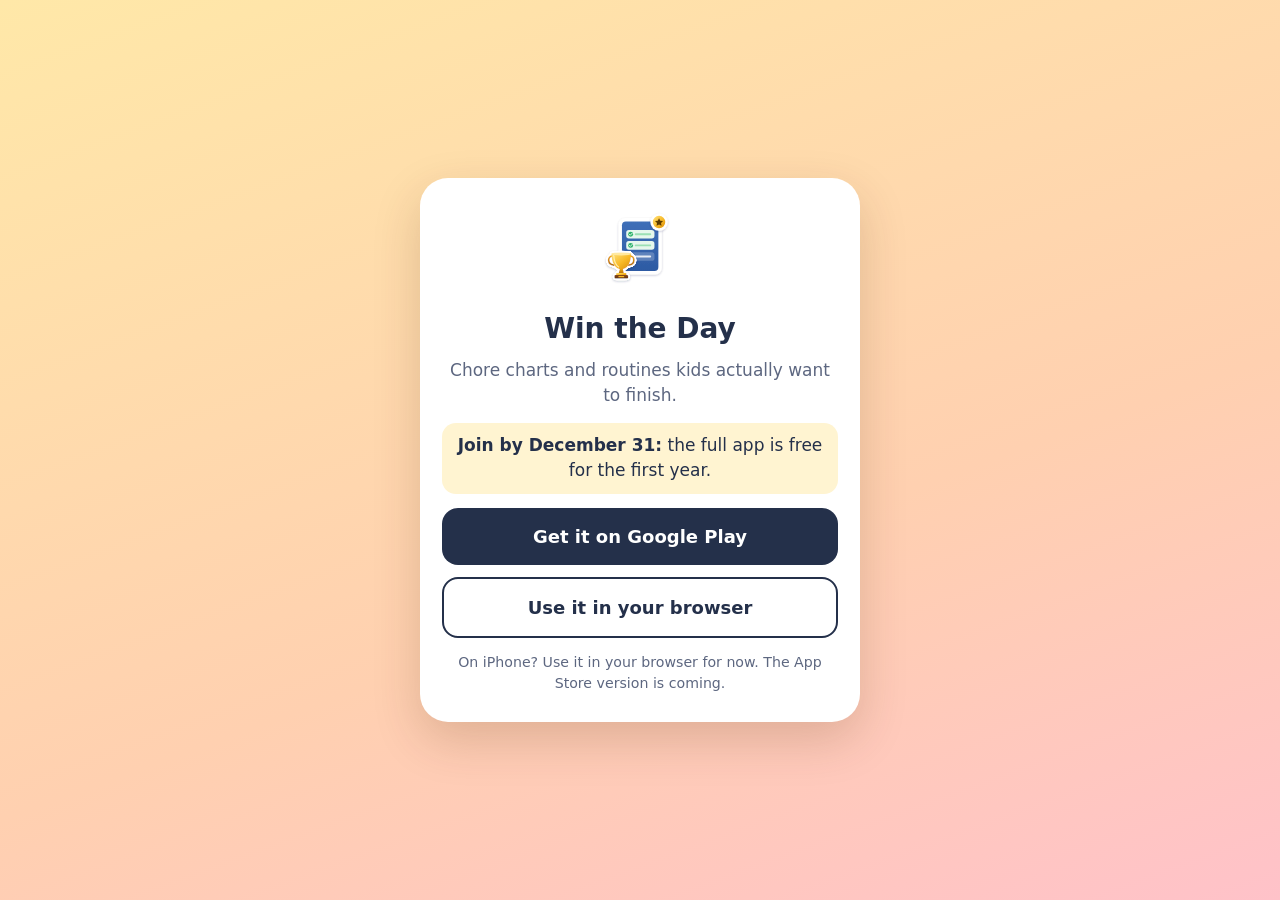
<file: get/index.html>
<!doctype html>
<html lang="en">
<head>
<meta charset="utf-8">
<meta name="viewport" content="width=device-width, initial-scale=1">
<title>Get Win the Day · Family Chores</title>
<meta name="description" content="Get Win the Day: chore charts kids want to finish. On Google Play and the web. Join by Dec 31 and get the full app free for the first year.">
<meta name="theme-color" content="#ffb441">
<meta property="og:title" content="Win the Day: Family Chores">
<meta property="og:description" content="Chore charts kids want to finish. Join by Dec 31 and get the full app free for the first year.">
<meta property="og:image" content="https://brightwinslab.com/og-image.jpg">
<link rel="canonical" href="https://brightwinslab.com/get/">
<link rel="icon" href="/favicon.png">
<style>
:root{--ink:#24304a;--muted:#5d6780;--bg:#fff8ec}
*{box-sizing:border-box}body{margin:0;font:17px/1.5 system-ui,-apple-system,"Segoe UI",Roboto,sans-serif;color:var(--ink);background:linear-gradient(160deg,#ffe8a8,#ffd0b0 60%,#ffc2c9);min-height:100vh;display:flex;align-items:center;justify-content:center;padding:24px 16px}
.card{background:#fff;border-radius:28px;max-width:440px;width:100%;padding:28px 22px;text-align:center;box-shadow:0 18px 48px rgba(80,40,0,.18)}
img.logo{width:84px;height:84px}h1{font-size:28px;margin:10px 0 4px}p{margin:8px 0;color:var(--muted)}
.offer{background:#fff4d1;border-radius:14px;padding:10px 12px;color:var(--ink);margin:14px 0}
.btn{display:block;margin:12px 0;padding:15px 16px;border-radius:16px;font-weight:700;text-decoration:none;font-size:18px}
.play{background:#24304a;color:#fff}.web{background:#fff;color:#24304a;border:2px solid #24304a}
small{display:block;color:var(--muted);margin-top:14px}
</style>
</head>
<body>
<main class="card">
<img class="logo" src="/logo.svg" alt="">
<h1>Win the Day</h1>
<p>Chore charts and routines kids actually want to finish.</p>
<p class="offer"><b>Join by December 31:</b> the full app is free for the first year.</p>
<a class="btn play" id="play" href="https://play.google.com/store/apps/details?id=com.brightwinslab.winthedayfamily&amp;referrer=utm_source%3Dinvite%26utm_medium%3Dqr">Get it on Google Play</a>
<a class="btn web" href="https://brightwinslab.com/win-the-day-legal/app/">Use it in your browser</a>
<small>On iPhone? Use it in your browser for now. The App Store version is coming.</small>
</main>
<script>
// Android phones go straight to Google Play (the invite card's QR code points here).
try { if (/Android/i.test(navigator.userAgent) && !/[?&]stay\b/.test(location.search)) location.replace(document.getElementById('play').href); } catch (e) {}
</script>
</body>
</html>
</file>
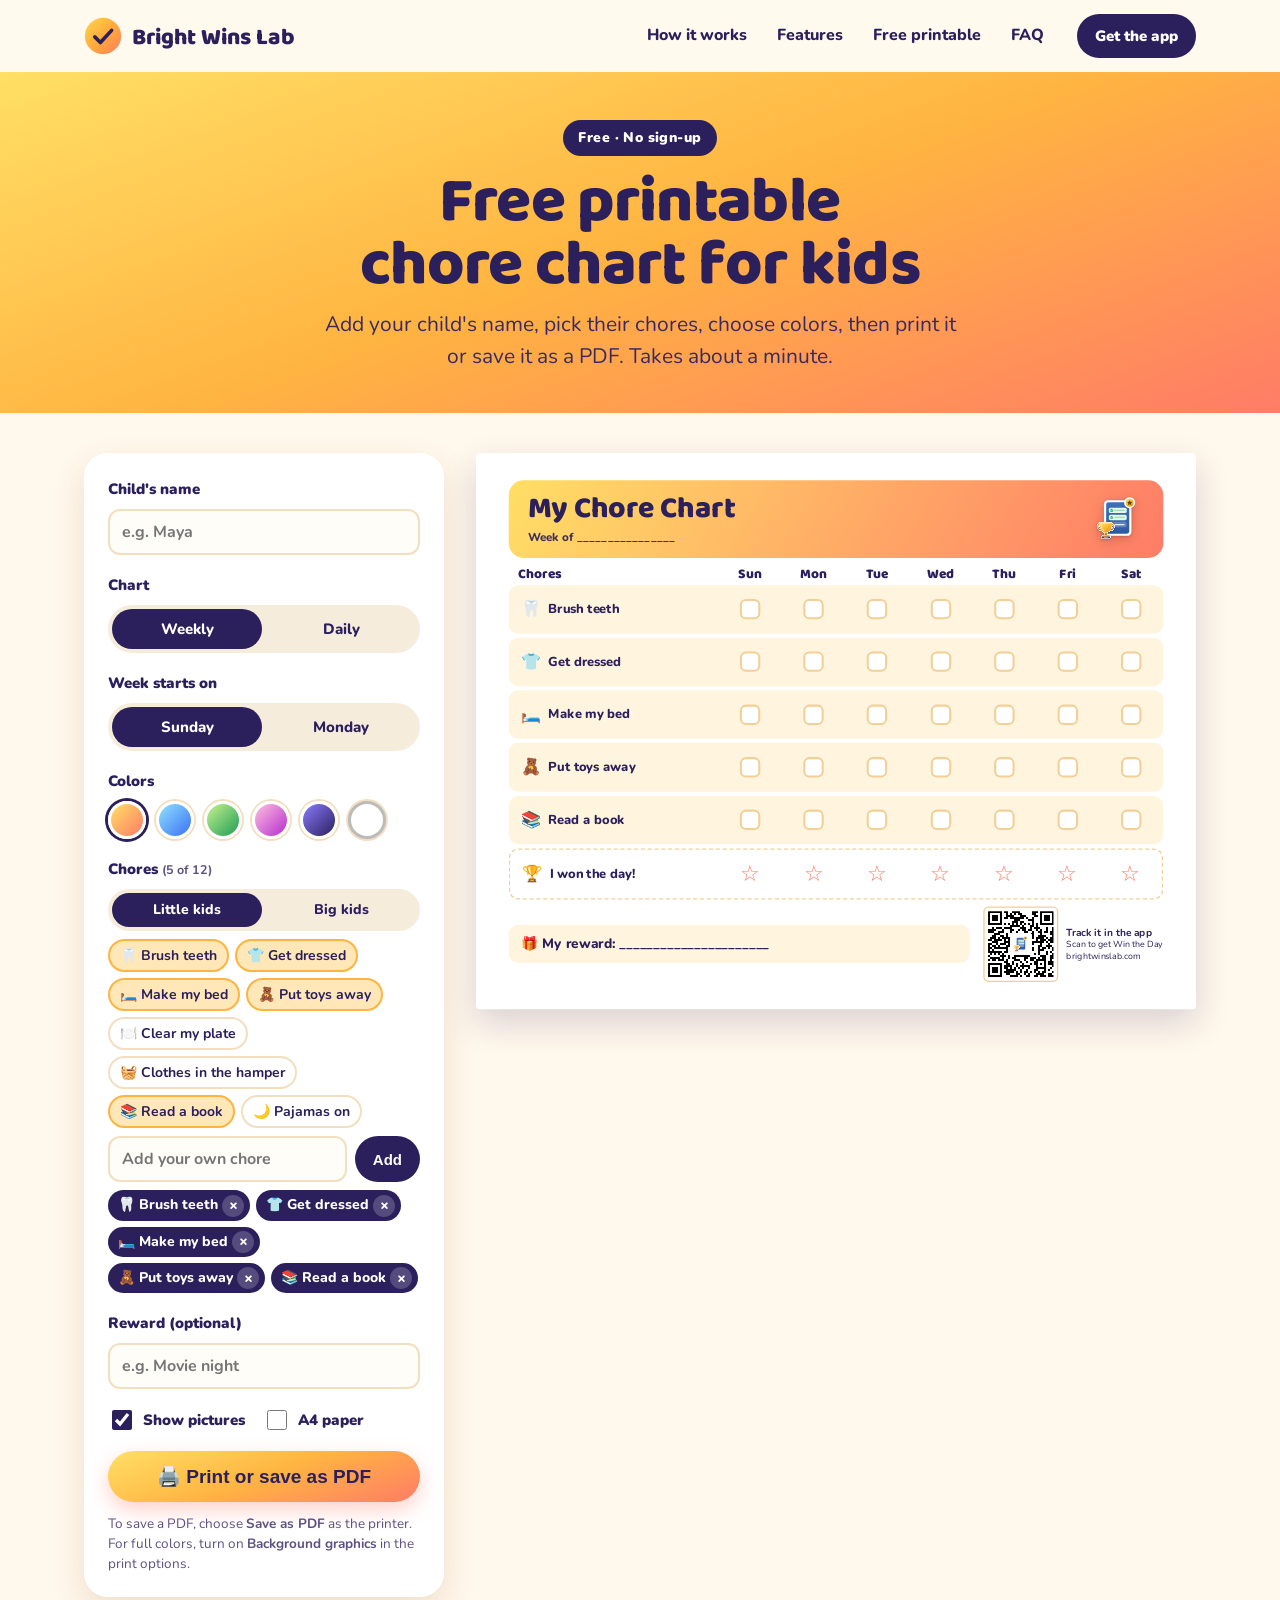
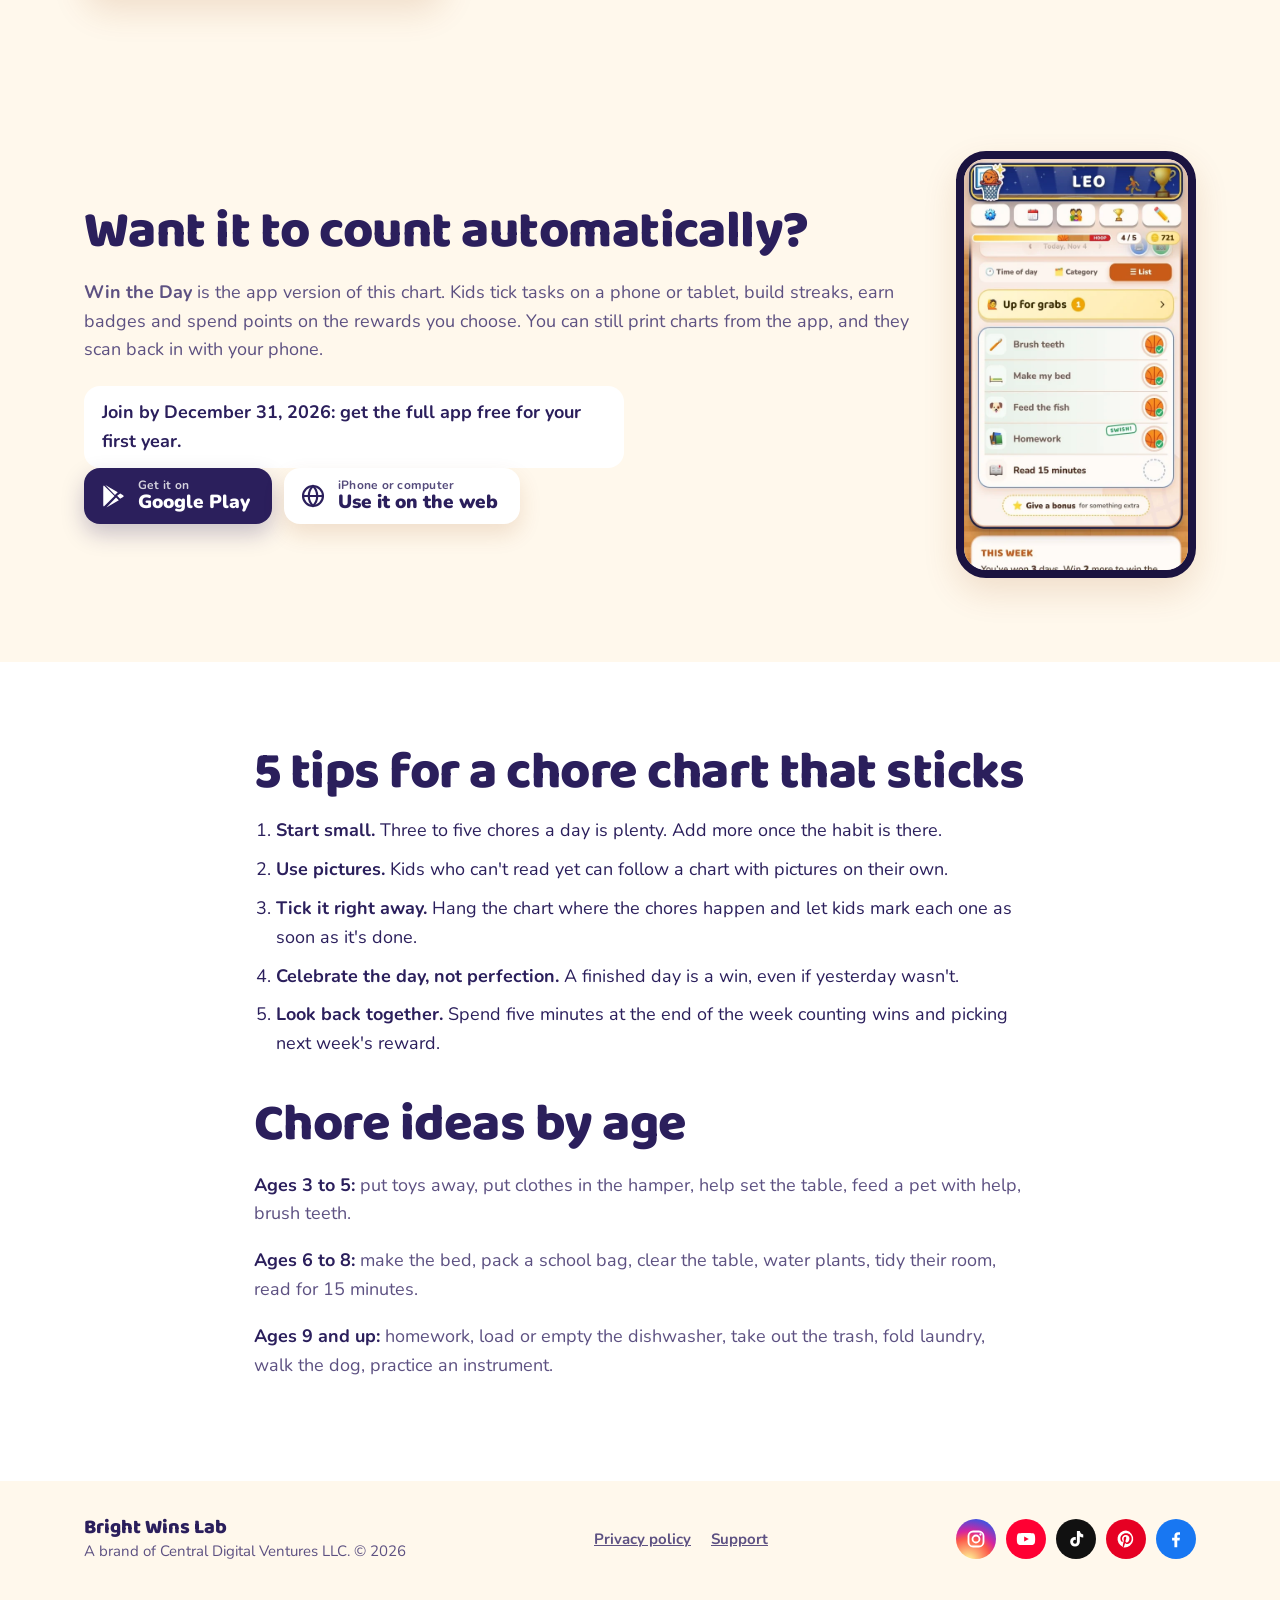
<file: printable-chore-chart/index.html>
<!doctype html>
<html lang="en">
<head>
<meta charset="utf-8">
<meta name="viewport" content="width=device-width, initial-scale=1">
<title>Free Printable Chore Chart for Kids (Customizable) · Win the Day</title>
<meta name="description" content="Make a free printable chore chart for your kids in a minute. Add your child's name, pick chores with pictures, choose colors and a weekly or daily layout, then print or save as PDF.">
<meta name="theme-color" content="#ffb441">
<meta name="robots" content="index,follow,max-image-preview:large">
<meta property="og:title" content="Free printable chore chart for kids">
<meta property="og:description" content="Add your child's name, pick chores with pictures, choose colors, then print or save as PDF. Free from Win the Day.">
<meta property="og:type" content="website">
<meta property="og:url" content="https://brightwinslab.com/printable-chore-chart/">
<meta property="og:image" content="https://brightwinslab.com/printable-chore-chart/preview.jpg">
<meta name="twitter:card" content="summary_large_image">
<link rel="canonical" href="https://brightwinslab.com/printable-chore-chart/">
<link rel="icon" href="../favicon.png">
<script type="application/ld+json">{"@context":"https://schema.org","@type":"WebApplication","name":"Free printable chore chart maker","url":"https://brightwinslab.com/printable-chore-chart/","applicationCategory":"LifestyleApplication","operatingSystem":"Any","offers":{"@type":"Offer","price":"0","priceCurrency":"USD"},"publisher":{"@type":"Organization","name":"Bright Wins Lab","url":"https://brightwinslab.com/"}}</script>
<link rel="stylesheet" href="../style.css">
<link rel="stylesheet" href="chart.css">
</head>
<body>
<svg width="0" height="0" style="position:absolute" aria-hidden="true">
<symbol id="i-ig" viewBox="0 0 24 24"><rect x="3" y="3" width="18" height="18" rx="5.5" fill="none" stroke="currentColor" stroke-width="2.2"/><circle cx="12" cy="12" r="4.2" fill="none" stroke="currentColor" stroke-width="2.2"/><circle cx="17.4" cy="6.6" r="1.4" fill="currentColor"/></symbol>
<symbol id="i-yt" viewBox="0 0 24 24"><path fill="currentColor" d="M22.5 7.2a2.8 2.8 0 0 0-2-2C18.8 4.7 12 4.7 12 4.7s-6.8 0-8.5.5a2.8 2.8 0 0 0-2 2C1 8.9 1 12 1 12s0 3.1.5 4.8a2.8 2.8 0 0 0 2 2c1.7.5 8.5.5 8.5.5s6.8 0 8.5-.5a2.8 2.8 0 0 0 2-2c.5-1.7.5-4.8.5-4.8s0-3.1-.5-4.8ZM9.8 15.1V8.9l5.6 3.1-5.6 3.1Z"/></symbol>
<symbol id="i-tt" viewBox="0 0 24 24"><path fill="currentColor" d="M16.6 2.5c.4 2.3 1.9 3.9 4.1 4.2v3.5a7.7 7.7 0 0 1-4.1-1.2v6.3a5.8 5.8 0 1 1-5.8-5.8l.9.1v3.6a2.3 2.3 0 1 0 1.4 2.1V2.5h3.5Z"/></symbol>
<symbol id="i-pin" viewBox="0 0 24 24"><path fill="currentColor" d="M12 1.8a10.2 10.2 0 0 0-3.7 19.7c-.1-.8-.2-2.1 0-3l1.2-5.1s-.3-.6-.3-1.5c0-1.4.8-2.5 1.8-2.5.9 0 1.3.7 1.3 1.5 0 .9-.6 2.2-.9 3.4-.2 1 .5 1.9 1.5 1.9 1.8 0 3.2-1.9 3.2-4.7 0-2.5-1.8-4.2-4.3-4.2-2.9 0-4.6 2.2-4.6 4.4 0 .9.3 1.8.8 2.3.1.1.1.2.1.3l-.3 1.2c0 .2-.2.3-.4.2-1.3-.6-2.1-2.5-2.1-4.1 0-3.3 2.4-6.4 7-6.4 3.7 0 6.5 2.6 6.5 6.1 0 3.7-2.3 6.6-5.5 6.6-1.1 0-2.1-.6-2.4-1.2l-.7 2.5c-.2.9-.9 2.1-1.3 2.9A10.2 10.2 0 1 0 12 1.8Z"/></symbol>
<symbol id="i-fb" viewBox="0 0 24 24"><path fill="currentColor" d="M13.5 22v-8.2h2.8l.4-3.3h-3.2V8.4c0-.9.3-1.6 1.6-1.6h1.7V3.9a23 23 0 0 0-2.5-.1c-2.5 0-4.2 1.5-4.2 4.3v2.4H7.3v3.3h2.8V22h3.4Z"/></symbol>
<symbol id="i-play" viewBox="0 0 24 24"><path fill="currentColor" d="M3.6 2.3 13.4 12l-9.8 9.7c-.4-.2-.6-.6-.6-1.1V3.4c0-.5.2-.9.6-1.1Zm11.2 11.1 2.6 2.6-11.5 6.6 8.9-9.2Zm3.9-3.7 2.6 1.5c.7.4.7 1.4 0 1.8l-2.7 1.5-2.8-2.8 2.9-2Zm-13.8-7.8L16.4 8.5l-2.6 2.6-8.9-9.2Z"/></symbol>
<symbol id="i-web" viewBox="0 0 24 24"><circle cx="12" cy="12" r="9.2" fill="none" stroke="currentColor" stroke-width="2"/><path d="M2.8 12h18.4M12 2.8c2.6 2.6 3.9 5.6 3.9 9.2s-1.3 6.6-3.9 9.2c-2.6-2.6-3.9-5.6-3.9-9.2S9.4 5.4 12 2.8Z" fill="none" stroke="currentColor" stroke-width="2"/></symbol>
</svg>
<header class="top" id="top">
<div class="wrap bar">
<a class="brand" href="../" aria-label="Bright Wins Lab home">
<svg width="38" height="38" viewBox="0 0 44 44" aria-hidden="true"><defs><linearGradient id="bg" x1="0" y1="0" x2="1" y2="1"><stop offset="0" stop-color="#ffd84f"/><stop offset=".55" stop-color="#ffa63a"/><stop offset="1" stop-color="#ff7c67"/></linearGradient></defs><circle cx="22" cy="22" r="21" fill="url(#bg)"/><path d="M12.5 23l6.5 6.5 13-14" fill="none" stroke="#2b1f5c" stroke-width="4.2" stroke-linecap="round" stroke-linejoin="round"/></svg>
<span>Bright Wins Lab</span>
</a>
<nav id="menu" aria-label="Main"><ul>
<li><a href="../#how">How it works</a></li>
<li><a href="../#features">Features</a></li>
<li><a href="./" aria-current="page">Free printable</a></li>
<li><a href="../#faq">FAQ</a></li>
</ul></nav>
<a class="btn sm ink" href="../#get">Get the app</a>
<button class="menu-btn" aria-expanded="false" aria-controls="menu" aria-label="Menu"><span></span><span></span><span></span></button>
</div>
</header>

<main id="main">
<section class="pc-hero">
<div class="wrap">
<span class="chip">Free · No sign-up</span>
<h1>Free printable chore chart for kids</h1>
<p class="lede">Add your child's name, pick their chores, choose colors, then print it or save it as a PDF. Takes about a minute.</p>
</div>
</section>

<section class="maker">
<div class="wrap maker-in">
<form class="controls" id="controls" onsubmit="return false">
<div class="ctl">
<label for="kid">Child's name</label>
<input id="kid" maxlength="18" placeholder="e.g. Maya" autocomplete="off">
</div>
<div class="ctl">
<span class="lbl">Chart</span>
<div class="seg" role="radiogroup" aria-label="Chart type">
<label><input type="radio" name="layout" value="week" checked><span>Weekly</span></label>
<label><input type="radio" name="layout" value="day"><span>Daily</span></label>
</div>
</div>
<div class="ctl" id="startCtl">
<span class="lbl">Week starts on</span>
<div class="seg" role="radiogroup" aria-label="Week starts on">
<label><input type="radio" name="start" value="0" checked><span>Sunday</span></label>
<label><input type="radio" name="start" value="1"><span>Monday</span></label>
</div>
</div>
<div class="ctl">
<span class="lbl">Colors</span>
<div class="swatches" role="radiogroup" aria-label="Colors">
<label title="Sunshine"><input type="radio" name="theme" value="sun" checked><i class="t-sun"></i><span class="sr">Sunshine</span></label>
<label title="Ocean"><input type="radio" name="theme" value="ocean"><i class="t-ocean"></i><span class="sr">Ocean</span></label>
<label title="Garden"><input type="radio" name="theme" value="garden"><i class="t-garden"></i><span class="sr">Garden</span></label>
<label title="Berry"><input type="radio" name="theme" value="berry"><i class="t-berry"></i><span class="sr">Berry</span></label>
<label title="Space"><input type="radio" name="theme" value="space"><i class="t-space"></i><span class="sr">Space</span></label>
<label title="Ink saver"><input type="radio" name="theme" value="mono"><i class="t-mono"></i><span class="sr">Ink saver</span></label>
</div>
</div>
<div class="ctl">
<span class="lbl">Chores <small id="count"></small></span>
<div class="seg small" role="radiogroup" aria-label="Chore ideas for">
<label><input type="radio" name="age" value="little" checked><span>Little kids</span></label>
<label><input type="radio" name="age" value="big"><span>Big kids</span></label>
</div>
<div class="picks" id="picks"></div>
<div class="add">
<input id="custom" maxlength="28" placeholder="Add your own chore" autocomplete="off">
<button type="button" id="addBtn" class="btn sm ink">Add</button>
</div>
<div class="mine" id="mine" aria-live="polite"></div>
</div>
<div class="ctl">
<label for="reward">Reward (optional)</label>
<input id="reward" maxlength="40" placeholder="e.g. Movie night">
</div>
<div class="ctl row2">
<label class="check"><input type="checkbox" id="pics" checked> Show pictures</label>
<label class="check"><input type="checkbox" id="a4"> A4 paper</label>
</div>
<button type="button" class="btn sun print" id="printBtn">🖨️ Print or save as PDF</button>
<p class="hint">To save a PDF, choose <b>Save as PDF</b> as the printer. For full colors, turn on <b>Background graphics</b> in the print options.</p>
</form>

<div class="preview" id="preview" aria-label="Chart preview">
<div class="paper" id="paper"><div class="sheet" id="sheet"></div></div>
</div>
</div>
</section>

<section class="band cream">
<div class="wrap">
<div class="pc-app">
<div>
<h2>Want it to count automatically?</h2>
<p><b>Win the Day</b> is the app version of this chart. Kids tick tasks on a phone or tablet, build streaks, earn badges and spend points on the rewards you choose. You can still print charts from the app, and they scan back in with your phone.</p>
<p class="offer"><b>Join by December 31, 2026:</b> get the full app free for your first year.</p>
<div class="row">
<a class="store" href="https://play.google.com/store/apps/details?id=com.brightwinslab.winthedayfamily"><svg width="26" height="26"><use href="#i-play"/></svg><span><small>Get it on</small> Google Play</span></a>
<a class="store web" href="https://brightwinslab.com/win-the-day-legal/app/"><svg width="26" height="26"><use href="#i-web"/></svg><span><small>iPhone or computer</small>Use it on the web</span></a>
</div>
</div>
<img src="../shots/today.webp" alt="Win the Day app showing a child's chart for today" width="270" height="480" loading="lazy">
</div>
</div>
</section>

<section class="band">
<div class="wrap tips">
<h2>5 tips for a chore chart that sticks</h2>
<ol>
<li><b>Start small.</b> Three to five chores a day is plenty. Add more once the habit is there.</li>
<li><b>Use pictures.</b> Kids who can't read yet can follow a chart with pictures on their own.</li>
<li><b>Tick it right away.</b> Hang the chart where the chores happen and let kids mark each one as soon as it's done.</li>
<li><b>Celebrate the day, not perfection.</b> A finished day is a win, even if yesterday wasn't.</li>
<li><b>Look back together.</b> Spend five minutes at the end of the week counting wins and picking next week's reward.</li>
</ol>
<h2>Chore ideas by age</h2>
<p><b>Ages 3 to 5:</b> put toys away, put clothes in the hamper, help set the table, feed a pet with help, brush teeth.</p>
<p><b>Ages 6 to 8:</b> make the bed, pack a school bag, clear the table, water plants, tidy their room, read for 15 minutes.</p>
<p><b>Ages 9 and up:</b> homework, load or empty the dishwasher, take out the trash, fold laundry, walk the dog, practice an instrument.</p>
</div>
</section>
</main>

<footer>
<div class="wrap foot">
<div class="foot-brand"><b>Bright Wins Lab</b><span>A brand of Central Digital Ventures LLC. &copy; 2026</span></div>
<nav aria-label="Legal">
<a href="/win-the-day-legal/privacy.html">Privacy policy</a>
<a href="mailto:support@brightwinslab.com">Support</a>
</nav>
<div class="follow-mini" aria-label="Follow us">
<a class="s ig" href="https://www.instagram.com/brightwinslab/" aria-label="Instagram"><svg><use href="#i-ig"/></svg></a>
<a class="s yt" href="https://www.youtube.com/@BrightWinsLab" aria-label="YouTube"><svg><use href="#i-yt"/></svg></a>
<a class="s tt" href="https://www.tiktok.com/@brightwinslab" aria-label="TikTok"><svg><use href="#i-tt"/></svg></a>
<a class="s pin" href="https://www.pinterest.com/brightwinslab/" aria-label="Pinterest"><svg><use href="#i-pin"/></svg></a>
<a class="s fb" href="https://www.facebook.com/brightwinslab" aria-label="Facebook"><svg><use href="#i-fb"/></svg></a>
</div>
</div>
</footer>

<template id="qrTpl"><svg class="qr" viewBox="0 0 33 33" shape-rendering="crispEdges" aria-label="QR code to brightwinslab.com"><path stroke="currentColor" d="M0 0.5h7m1 0h2m2 0h4m6 0h3m1 0h7m-33 1h1m5 0h1m2 0h1m1 0h1m1 0h1m1 0h2m5 0h2m2 0h1m5 0h1m-33 1h1m1 0h3m1 0h1m2 0h4m3 0h3m4 0h2m1 0h1m1 0h3m1 0h1m-33 1h1m1 0h3m1 0h1m1 0h2m1 0h7m1 0h1m2 0h1m3 0h1m1 0h3m1 0h1m-33 1h1m1 0h3m1 0h1m6 0h3m4 0h3m3 0h1m1 0h3m1 0h1m-33 1h1m5 0h1m5 0h3m1 0h2m4 0h1m3 0h1m5 0h1m-33 1h7m1 0h1m1 0h1m1 0h1m1 0h1m1 0h1m1 0h1m1 0h1m1 0h1m1 0h1m1 0h7m-22 1h5m1 0h1m3 0h2m1 0h1m-23 1h1m1 0h3m1 0h4m4 0h3m2 0h1m1 0h3m3 0h1m2 0h1m-33 1h4m3 0h1m3 0h2m2 0h1m1 0h2m1 0h2m2 0h1m1 0h1m2 0h1m2 0h1m-33 1h3m2 0h3m3 0h1m2 0h1m3 0h2m2 0h1m2 0h2m1 0h2m1 0h2m-30 1h3m3 0h1m3 0h3m1 0h1m2 0h3m3 0h1m4 0h2m-31 1h2m2 0h2m1 0h1m3 0h1m1 0h2m1 0h1m3 0h1m2 0h4m3 0h1m-32 1h3m1 0h1m1 0h9m2 0h3m1 0h1m1 0h4m1 0h1m1 0h2m-33 1h2m1 0h4m1 0h1m1 0h2m1 0h1m1 0h2m4 0h1m2 0h1m1 0h3m1 0h3m-31 1h3m3 0h5m1 0h4m3 0h7m1 0h1m1 0h2m-33 1h2m2 0h1m1 0h3m1 0h1m1 0h2m1 0h1m1 0h6m3 0h1m3 0h1m-31 1h1m1 0h2m1 0h1m3 0h3m4 0h1m1 0h1m1 0h1m4 0h2m2 0h3m-32 1h2m1 0h7m1 0h1m3 0h2m2 0h2m1 0h1m2 0h1m1 0h2m1 0h1m1 0h1m-33 1h1m1 0h1m6 0h1m1 0h1m1 0h4m1 0h5m2 0h3m4 0h1m-33 1h7m1 0h2m1 0h3m1 0h1m2 0h1m1 0h2m3 0h1m3 0h1m1 0h1m-31 1h1m1 0h1m1 0h1m1 0h1m3 0h2m6 0h2m2 0h1m1 0h1m3 0h1m2 0h1m-33 1h1m5 0h3m1 0h1m2 0h8m5 0h3m2 0h2m-32 1h5m1 0h1m2 0h1m1 0h2m4 0h2m1 0h3m1 0h1m1 0h2m2 0h2m-33 1h1m1 0h2m1 0h3m1 0h1m3 0h3m2 0h1m2 0h2m1 0h5m2 0h1m-24 1h2m2 0h1m3 0h1m2 0h1m3 0h2m3 0h1m1 0h3m-33 1h7m2 0h2m1 0h1m1 0h1m2 0h1m3 0h1m1 0h2m1 0h1m1 0h1m1 0h3m-33 1h1m5 0h1m1 0h4m2 0h1m1 0h5m3 0h1m3 0h1m3 0h1m-33 1h1m1 0h3m1 0h1m1 0h2m1 0h1m1 0h1m1 0h1m1 0h1m2 0h1m3 0h5m2 0h1m-32 1h1m1 0h3m1 0h1m2 0h5m2 0h1m2 0h1m3 0h2m3 0h1m1 0h1m-31 1h1m1 0h3m1 0h1m1 0h5m1 0h1m1 0h1m1 0h2m1 0h1m1 0h1m1 0h1m1 0h2m3 0h1m-33 1h1m5 0h1m2 0h2m3 0h2m2 0h1m1 0h1m3 0h4m2 0h2m-32 1h7m4 0h4m1 0h1m2 0h2m2 0h2m1 0h3m1 0h3"/><rect x="10.95" y="10.95" width="11.10" height="11.10" rx="1.2" fill="#fff"/><image href="../logo.svg" x="11.55" y="11.55" width="9.90" height="9.90" shape-rendering="auto"/></svg></template>
<script src="chart.js"></script>
</body>
</html>
</file>
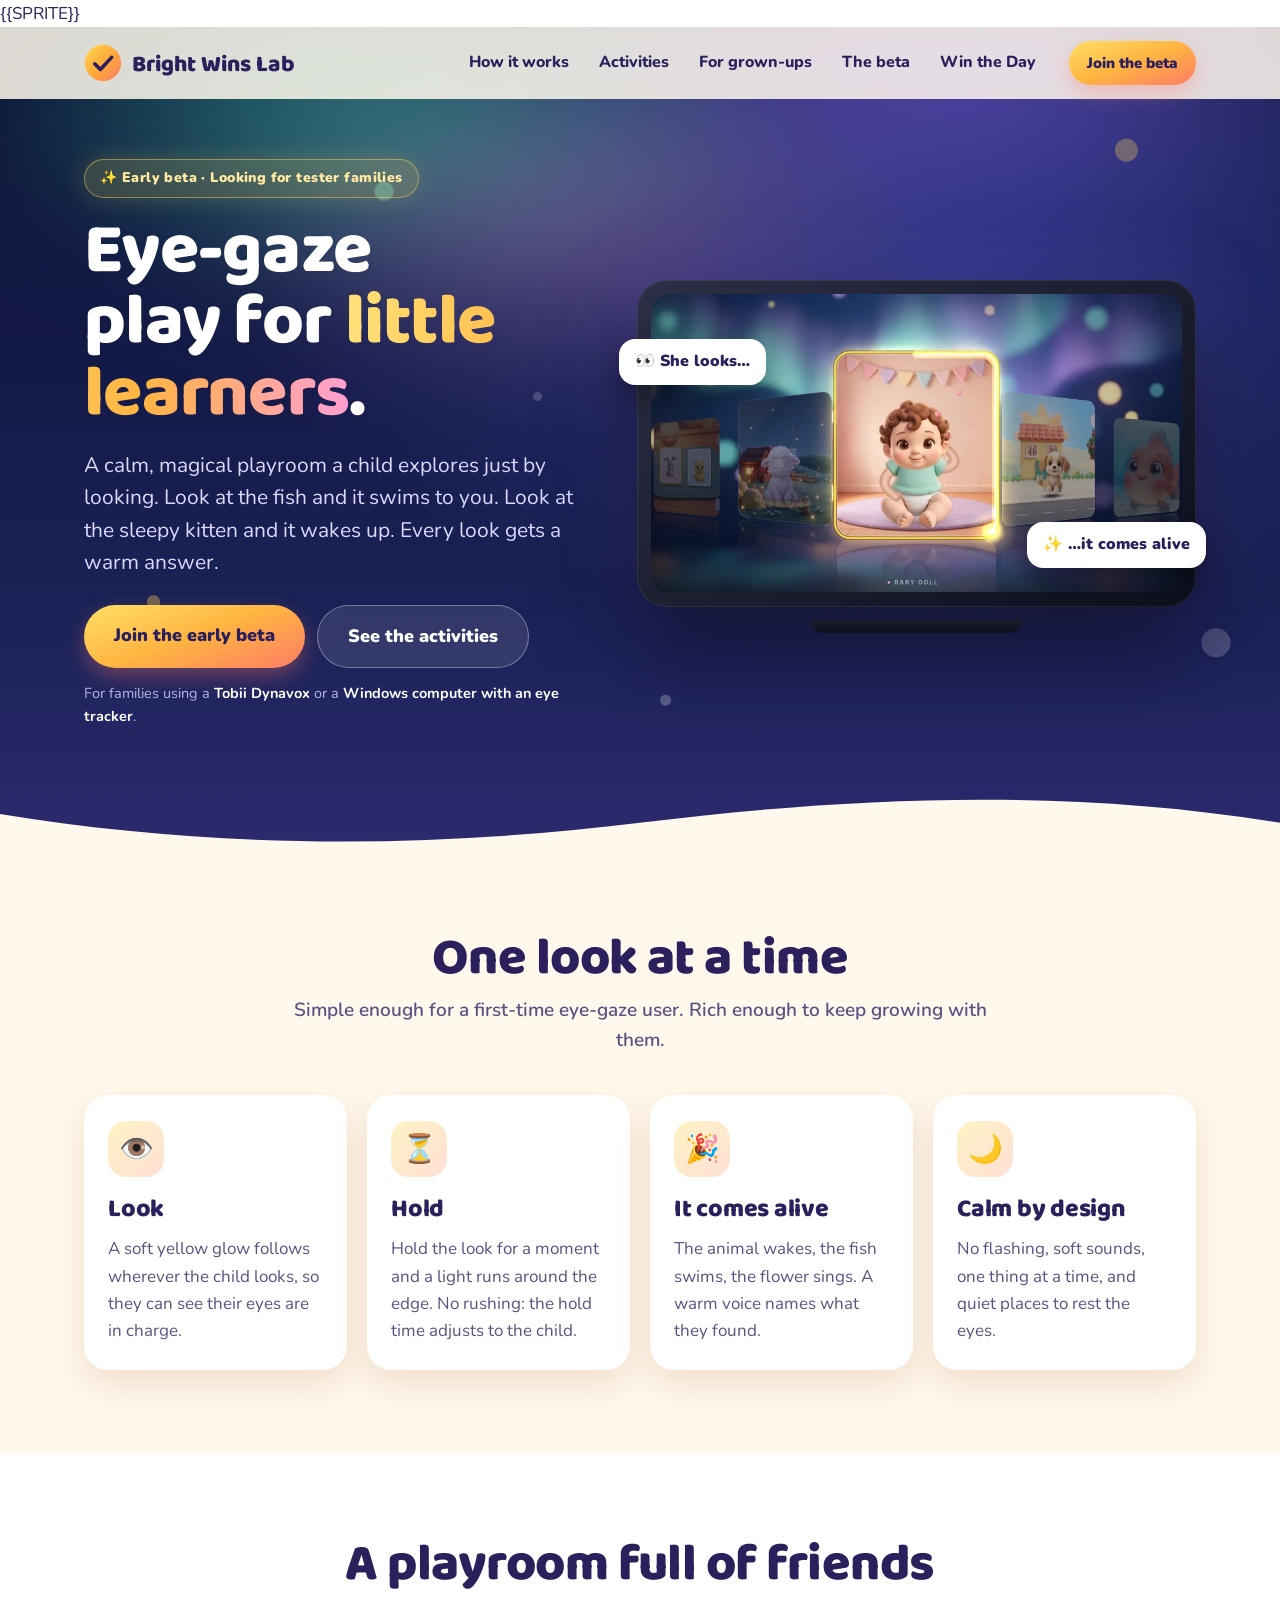
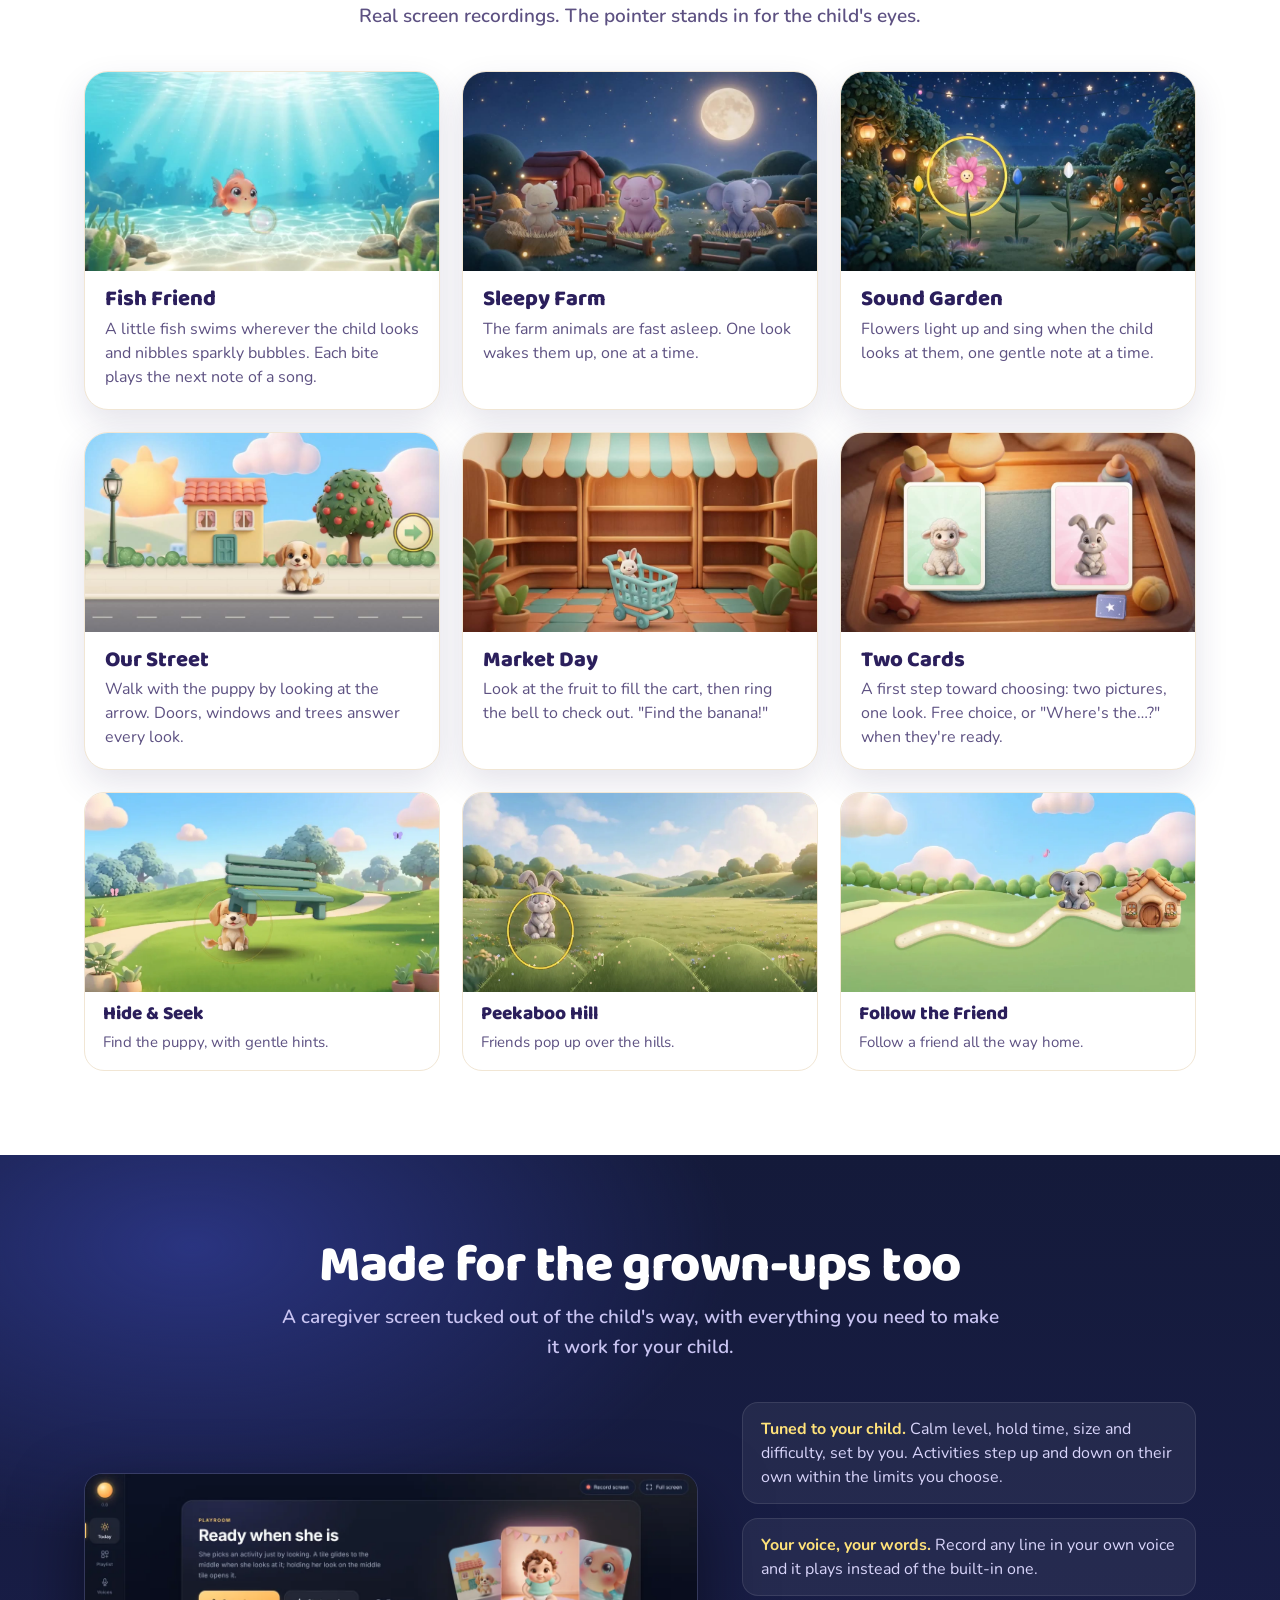
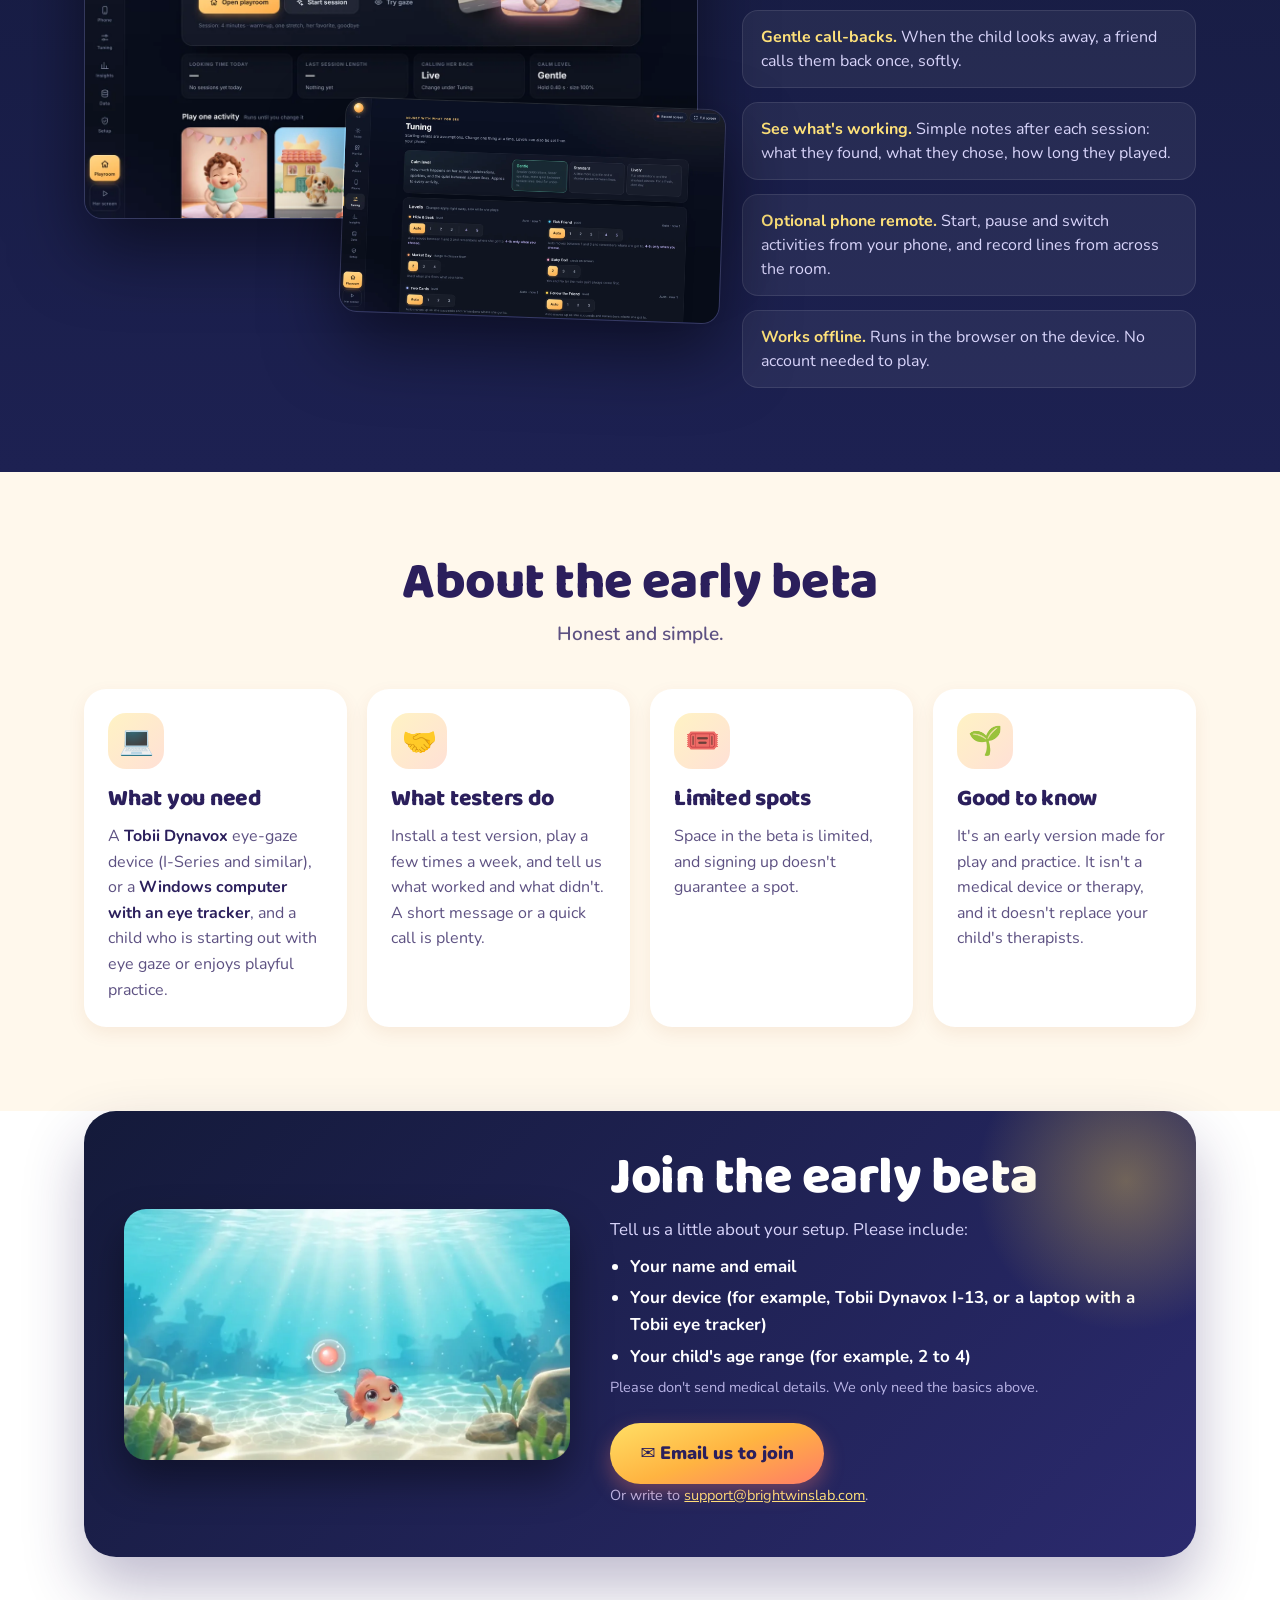
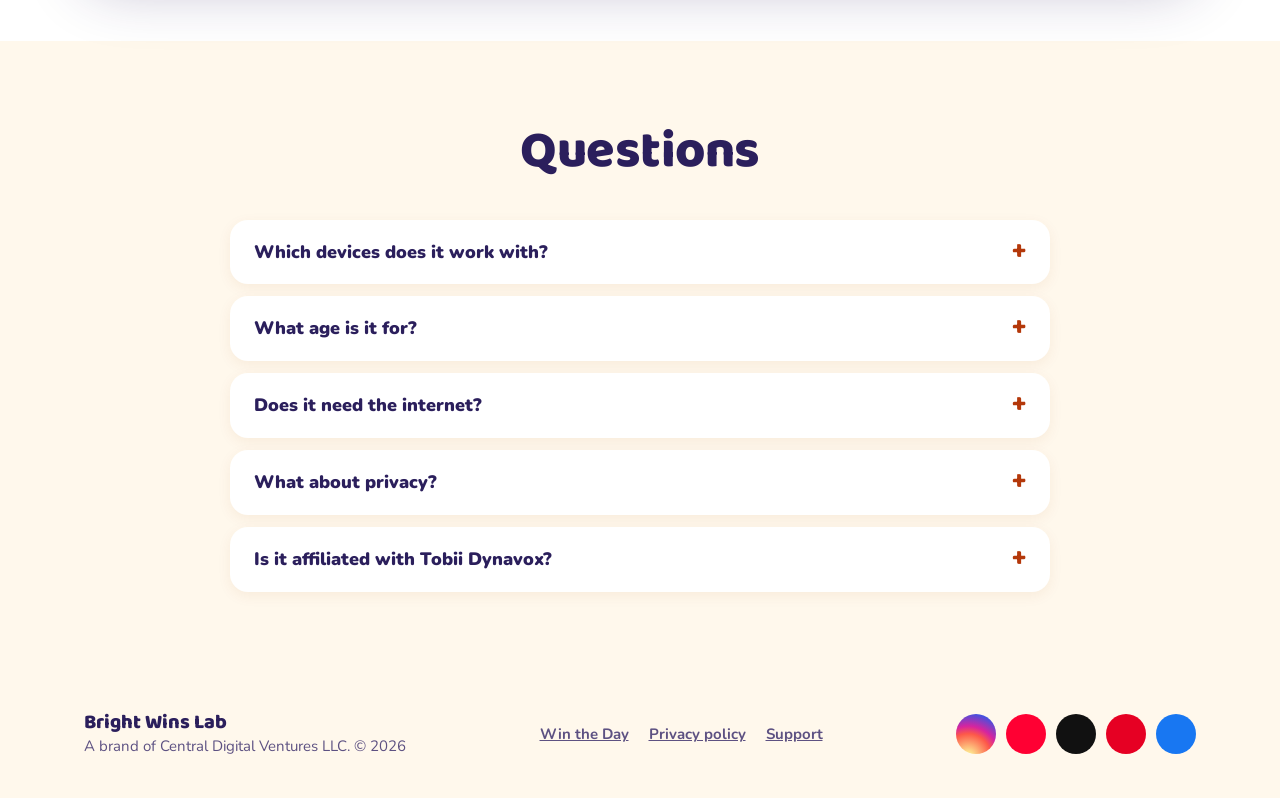
<file: eye-gaze-beta/src.html>
<!doctype html>
<html lang="en">
<head>
<meta charset="utf-8">
<meta name="viewport" content="width=device-width, initial-scale=1">
<title>Eye-Gaze Play for Young Children: Join the Early Beta · Bright Wins Lab</title>
<meta name="description" content="Playful eye-gaze activities for young children learning to use eye gaze. Calm and warm, built with a real family. Families using a Tobii Dynavox or a Windows computer with an eye tracker can sign up for the early beta.">
<meta name="theme-color" content="#141a3a">
<meta name="robots" content="index,follow,max-image-preview:large">
<meta property="og:title" content="Eye-gaze play for little learners: join our early beta">
<meta property="og:description" content="Calm, playful eye-gaze activities for young children. Early beta for families using an eye-gaze device or eye tracker.">
<meta property="og:type" content="website">
<meta property="og:url" content="https://brightwinslab.com/eye-gaze-beta/">
<meta property="og:image" content="https://brightwinslab.com/eye-gaze-beta/media/og.jpg">
<meta name="twitter:card" content="summary_large_image">
<link rel="canonical" href="https://brightwinslab.com/eye-gaze-beta/">
<link rel="icon" href="../favicon.png">
<link rel="stylesheet" href="../style.css">
<link rel="stylesheet" href="gaze.css">
</head>
<body class="gz">
{{SPRITE}}
<a class="skip" href="#main">Skip to content</a>
<header class="top" id="top">
<div class="wrap bar">
<a class="brand" href="../" aria-label="Bright Wins Lab home">
<svg width="38" height="38" viewBox="0 0 44 44" aria-hidden="true"><defs><linearGradient id="bg" x1="0" y1="0" x2="1" y2="1"><stop offset="0" stop-color="#ffd84f"/><stop offset=".55" stop-color="#ffa63a"/><stop offset="1" stop-color="#ff7c67"/></linearGradient></defs><circle cx="22" cy="22" r="21" fill="url(#bg)"/><path d="M12.5 23l6.5 6.5 13-14" fill="none" stroke="#2b1f5c" stroke-width="4.2" stroke-linecap="round" stroke-linejoin="round"/></svg>
<span>Bright Wins Lab</span>
</a>
<nav id="menu" aria-label="Main"><ul>
<li><a href="#how">How it works</a></li>
<li><a href="#activities">Activities</a></li>
<li><a href="#grownups">For grown-ups</a></li>
<li><a href="#beta">The beta</a></li>
<li><a href="../">Win the Day</a></li>
</ul></nav>
<a class="btn sm sun" href="#join">Join the beta</a>
<button class="menu-btn" aria-expanded="false" aria-controls="menu" aria-label="Menu"><span></span><span></span><span></span></button>
</div>
</header>

<div class="gz-hero">
<div class="aurora" aria-hidden="true"><i></i><i></i><i></i></div>
<div class="bokeh" aria-hidden="true"></div>
<div class="wrap gz-hero-in">
<div class="gz-copy">
<span class="chip glow">✨ Early beta · Looking for tester families</span>
<h1>Eye-gaze play for <em>little learners</em>.</h1>
<p class="lede">A calm, magical playroom a child explores just by looking. Look at the fish and it swims to you. Look at the sleepy kitten and it wakes up. Every look gets a warm answer.</p>
<div class="row">
<a class="btn sun big" href="#join">Join the early beta</a>
<a class="btn ghost big" href="#activities">See the activities</a>
</div>
<p class="fine">For families using a <b>Tobii Dynavox</b> or a <b>Windows computer with an eye tracker</b>.</p>
</div>
<div class="gz-device">
<div class="screen">
<video src="media/playroom.mp4" poster="media/playroom.jpg" autoplay muted loop playsinline aria-label="The playroom: activity tiles glide to the middle as the child looks, and the chosen one opens"></video>
</div>
<span class="tag-float t1">👀 She looks…</span>
<span class="tag-float t2">✨ …it comes alive</span>
</div>
</div>
<svg class="wave" viewBox="0 0 1440 80" preserveAspectRatio="none" aria-hidden="true"><path d="M0 40c240 40 480 40 720 10s480-40 720 0v30H0z" fill="#fff8ec"/></svg>
</div>

<main id="main">
<section id="how" class="band cream" aria-labelledby="how-h">
<div class="wrap">
<div class="head"><h2 id="how-h">One look at a time</h2><p>Simple enough for a first-time eye-gaze user. Rich enough to keep growing with them.</p></div>
<ol class="gz-steps">
<li><span class="ic">👁️</span><h3>Look</h3><p>A soft yellow glow follows wherever the child looks, so they can see their eyes are in charge.</p></li>
<li><span class="ic">⏳</span><h3>Hold</h3><p>Hold the look for a moment and a light runs around the edge. No rushing: the hold time adjusts to the child.</p></li>
<li><span class="ic">🎉</span><h3>It comes alive</h3><p>The animal wakes, the fish swims, the flower sings. A warm voice names what they found.</p></li>
<li><span class="ic">🌙</span><h3>Calm by design</h3><p>No flashing, soft sounds, one thing at a time, and quiet places to rest the eyes.</p></li>
</ol>
</div>
</section>

<section id="activities" class="band" aria-labelledby="act-h">
<div class="wrap">
<div class="head"><h2 id="act-h">A playroom full of friends</h2><p>Real screen recordings. The pointer stands in for the child's eyes.</p></div>
<div class="acts">
<figure class="act"><div class="vid"><video data-src="media/fish.mp4" poster="media/fish.jpg" muted loop playsinline aria-label="Fish Friend clip"></video></div><figcaption><b>Fish Friend</b>A little fish swims wherever the child looks and nibbles sparkly bubbles. Each bite plays the next note of a song.</figcaption></figure>
<figure class="act"><div class="vid"><video data-src="media/farm.mp4" poster="media/farm.jpg" muted loop playsinline aria-label="Sleepy Farm clip"></video></div><figcaption><b>Sleepy Farm</b>The farm animals are fast asleep. One look wakes them up, one at a time.</figcaption></figure>
<figure class="act"><div class="vid"><video data-src="media/garden.mp4" poster="media/garden.jpg" muted loop playsinline aria-label="Sound Garden clip"></video></div><figcaption><b>Sound Garden</b>Flowers light up and sing when the child looks at them, one gentle note at a time.</figcaption></figure>
<figure class="act"><div class="vid"><video data-src="media/street.mp4" poster="media/street.jpg" muted loop playsinline aria-label="Our Street clip"></video></div><figcaption><b>Our Street</b>Walk with the puppy by looking at the arrow. Doors, windows and trees answer every look.</figcaption></figure>
<figure class="act"><div class="vid"><video data-src="media/shop.mp4" poster="media/shop.jpg" muted loop playsinline aria-label="Market Day clip"></video></div><figcaption><b>Market Day</b>Look at the fruit to fill the cart, then ring the bell to check out. "Find the banana!"</figcaption></figure>
<figure class="act"><div class="vid"><video data-src="media/cards.mp4" poster="media/cards.jpg" muted loop playsinline aria-label="Two Cards clip"></video></div><figcaption><b>Two Cards</b>A first step toward choosing: two pictures, one look. Free choice, or "Where's the…?" when they're ready.</figcaption></figure>
</div>
<div class="more-acts">
<figure><img src="media/still-seek.webp" alt="A puppy next to a park bench in Hide and Seek" width="560" height="315" loading="lazy"><figcaption><b>Hide &amp; Seek</b>Find the puppy, with gentle hints.</figcaption></figure>
<figure><img src="media/still-hill.webp" alt="A bunny peeking over a grassy hill, with a yellow look ring" width="560" height="315" loading="lazy"><figcaption><b>Peekaboo Hill</b>Friends pop up over the hills.</figcaption></figure>
<figure><img src="media/still-follow.webp" alt="A little elephant hopping along a winding path toward a cottage" width="560" height="315" loading="lazy"><figcaption><b>Follow the Friend</b>Follow a friend all the way home.</figcaption></figure>
</div>
</div>
</section>

<section id="grownups" class="band night" aria-labelledby="gu-h">
<div class="wrap">
<div class="head"><h2 id="gu-h">Made for the grown-ups too</h2><p>A caregiver screen tucked out of the child's way, with everything you need to make it work for your child.</p></div>
<div class="gu">
<div class="gu-shot">
<img src="media/care-today.webp" alt="Caregiver screen: open the playroom, start a short session or play one activity" width="1280" height="720" loading="lazy">
<img class="second" src="media/care-tuning.webp" alt="Tuning screen: calm level and levels for each activity" width="1280" height="720" loading="lazy">
</div>
<ul class="gu-list">
<li><b>Tuned to your child.</b> Calm level, hold time, size and difficulty, set by you. Activities step up and down on their own within the limits you choose.</li>
<li><b>Your voice, your words.</b> Record any line in your own voice and it plays instead of the built-in one.</li>
<li><b>Gentle call-backs.</b> When the child looks away, a friend calls them back once, softly.</li>
<li><b>See what's working.</b> Simple notes after each session: what they found, what they chose, how long they played.</li>
<li><b>Optional phone remote.</b> Start, pause and switch activities from your phone, and record lines from across the room.</li>
<li><b>Works offline.</b> Runs in the browser on the device. No account needed to play.</li>
</ul>
</div>
</div>
</section>

<section id="beta" class="band cream" aria-labelledby="beta-h">
<div class="wrap">
<div class="head"><h2 id="beta-h">About the early beta</h2><p>Honest and simple.</p></div>
<div class="beta-grid">
<div class="card"><span class="ic">💻</span><h3>What you need</h3><p>A <b>Tobii Dynavox</b> eye-gaze device (I-Series and similar), or a <b>Windows computer with an eye tracker</b>, and a child who is starting out with eye gaze or enjoys playful practice.</p></div>
<div class="card"><span class="ic">🤝</span><h3>What testers do</h3><p>Install a test version, play a few times a week, and tell us what worked and what didn't. A short message or a quick call is plenty.</p></div>
<div class="card"><span class="ic">🎟️</span><h3>Limited spots</h3><p>Space in the beta is limited, and signing up doesn't guarantee a spot.</p></div>
<div class="card"><span class="ic">🌱</span><h3>Good to know</h3><p>It's an early version made for play and practice. It isn't a medical device or therapy, and it doesn't replace your child's therapists.</p></div>
</div>
</div>
</section>

<section id="join" class="band" aria-labelledby="join-h">
<div class="wrap">
<div class="join">
<div class="join-art" aria-hidden="true"><img src="media/still-fish.webp" alt="" width="560" height="315"></div>
<div class="join-copy">
<h2 id="join-h">Join the early beta</h2>
<p>Tell us a little about your setup. Please include:</p>
<ul>
<li>Your name and email</li>
<li>Your device (for example, Tobii Dynavox I-13, or a laptop with a Tobii eye tracker)</li>
<li>Your child's age range (for example, 2 to 4)</li>
</ul>
<p class="fine">Please don't send medical details. We only need the basics above.</p>
<a class="btn sun big" href="mailto:support@brightwinslab.com?subject=Eye-gaze%20beta%20sign-up&amp;body=Name%3A%20%0AEmail%3A%20%0ADevice%3A%20%0AChild%27s%20age%20range%3A%20%0AHow%20did%20you%20hear%20about%20us%3F%20%0A">✉️ Email us to join</a>
<p class="fine">Or write to <a href="mailto:support@brightwinslab.com">support@brightwinslab.com</a>.</p>
</div>
</div>
</div>
</section>

<section class="band cream" aria-labelledby="faq-h">
<div class="wrap">
<div class="head"><h2 id="faq-h">Questions</h2></div>
<div class="faq">
<details><summary>Which devices does it work with?</summary><p>It's being built and tested on a Tobii Dynavox I-Series running Windows, and it should work on Windows computers with an eye tracker that moves the mouse pointer. It runs in Firefox, Edge or Chrome. Tablets and Macs aren't supported yet.</p></details>
<details><summary>What age is it for?</summary><p>It was designed with a toddler in mind, and it suits young children who are learning to use eye gaze. Older children who enjoy playful practice are welcome too.</p></details>
<details><summary>Does it need the internet?</summary><p>No. It plays fully offline. The optional phone remote needs Wi-Fi.</p></details>
<details><summary>What about privacy?</summary><p>Play happens on the device. If you pair the optional phone app, recordings and settings are backed up to a private cloud copy.</p></details>
<details><summary>Is it affiliated with Tobii Dynavox?</summary><p>No. This is an independent project by Bright Wins Lab. Tobii Dynavox is a trademark of its owner, and we mention it only to say which devices the beta is tested on.</p></details>
</div>
</div>
</section>
</main>

<footer>
<div class="wrap foot">
<div class="foot-brand"><b>Bright Wins Lab</b><span>A brand of Central Digital Ventures LLC. &copy; 2026</span></div>
<nav aria-label="Legal">
<a href="../">Win the Day</a>
<a href="/win-the-day-legal/privacy.html">Privacy policy</a>
<a href="mailto:support@brightwinslab.com">Support</a>
</nav>
<div class="follow-mini" aria-label="Follow us">
<a class="s ig" href="https://www.instagram.com/brightwinslab/" aria-label="Instagram"><svg><use href="#i-ig"/></svg></a>
<a class="s yt" href="https://www.youtube.com/@BrightWinsLab" aria-label="YouTube"><svg><use href="#i-yt"/></svg></a>
<a class="s tt" href="https://www.tiktok.com/@brightwinslab" aria-label="TikTok"><svg><use href="#i-tt"/></svg></a>
<a class="s pin" href="https://www.pinterest.com/brightwinslab/" aria-label="Pinterest"><svg><use href="#i-pin"/></svg></a>
<a class="s fb" href="https://www.facebook.com/brightwinslab" aria-label="Facebook"><svg><use href="#i-fb"/></svg></a>
</div>
</div>
</footer>
<script>
(function(){
  var top=document.getElementById('top'),mb=document.querySelector('.menu-btn'),m=document.getElementById('menu');
  addEventListener('scroll',function(){top.classList.toggle('scrolled',scrollY>8)},{passive:true});
  mb.addEventListener('click',function(){var o=top.classList.toggle('open');mb.setAttribute('aria-expanded',o)});
  m.addEventListener('click',function(e){if(e.target.tagName==='A'){top.classList.remove('open');mb.setAttribute('aria-expanded','false')}});
  var reduce=matchMedia('(prefers-reduced-motion: reduce)').matches;
  var vids=[].slice.call(document.querySelectorAll('video[data-src]'));
  if('IntersectionObserver' in window&&!reduce){
    var io=new IntersectionObserver(function(es){es.forEach(function(e){var v=e.target;
      if(e.isIntersecting){if(!v.src)v.src=v.dataset.src;var p=v.play();if(p&&p.catch)p.catch(function(){})}else{v.pause()}})},{threshold:.35});
    vids.forEach(function(v){io.observe(v)});
  }
  if(reduce){var h=document.querySelector('.gz-device video');if(h){h.removeAttribute('autoplay');h.pause()}}
})();
</script>
</body>
</html>
</file>
<file: style.css>
@font-face{font-family:'Baloo 2';font-weight:700;font-display:swap;src:url(fonts/baloo-2-latin-700-normal.woff2) format('woff2')}
@font-face{font-family:'Baloo 2';font-weight:800;font-display:swap;src:url(fonts/baloo-2-latin-800-normal.woff2) format('woff2')}
@font-face{font-family:'Nunito';font-weight:400;font-display:swap;src:url(fonts/nunito-latin-400-normal.woff2) format('woff2')}
@font-face{font-family:'Nunito';font-weight:600;font-display:swap;src:url(fonts/nunito-latin-600-normal.woff2) format('woff2')}
@font-face{font-family:'Nunito';font-weight:700;font-display:swap;src:url(fonts/nunito-latin-700-normal.woff2) format('woff2')}
@font-face{font-family:'Nunito';font-weight:800;font-display:swap;src:url(fonts/nunito-latin-800-normal.woff2) format('woff2')}
@font-face{font-family:'Nunito';font-weight:900;font-display:swap;src:url(fonts/nunito-latin-900-normal.woff2) format('woff2')}
:root{
  --sun1:#ffdf65;--sun2:#ffb441;--sun3:#ff7c67;
  --sun:linear-gradient(160deg,#ffdf65 0%,#ffb441 50%,#ff7c67 100%);
  --ink:#2b1f5c;--ink2:#41337d;--muted:#5d5182;--cream:#fff8ec;--card:#fff;--line:#f3dfc0;
  --deep:#b4380a;--shadow:0 14px 34px rgba(150,70,10,.14);
  --hh:72px;color-scheme:light}
*{box-sizing:border-box}
html{scroll-behavior:smooth;scroll-padding-top:calc(var(--hh) + 12px)}
body{margin:0;background:#fff;color:var(--ink);font:400 17px/1.6 'Nunito',system-ui,-apple-system,'Segoe UI',Roboto,sans-serif;-webkit-font-smoothing:antialiased;overflow-x:hidden}
img{max-width:100%}
a{color:var(--deep)}a:hover{color:var(--ink)}
:focus-visible{outline:3px solid var(--ink);outline-offset:3px;border-radius:8px}
.wrap{max-width:1160px;margin:0 auto;padding:0 24px}
h1,h2,h3{font-family:'Baloo 2','Nunito',sans-serif;font-weight:800;letter-spacing:-.01em}
.skip{position:absolute;left:-999px;top:8px;z-index:100;background:var(--ink);color:#fff;padding:10px 16px;border-radius:10px}
.skip:focus{left:12px}

/* sticky header */
.top{position:sticky;top:0;z-index:50;background:rgba(255,248,236,.86);backdrop-filter:saturate(1.4) blur(12px);-webkit-backdrop-filter:saturate(1.4) blur(12px);transition:box-shadow .2s,background .2s}
.top.scrolled{box-shadow:0 6px 24px rgba(120,60,10,.12);background:rgba(255,250,242,.94)}
.bar{display:flex;align-items:center;gap:20px;height:var(--hh)}
.brand{display:flex;align-items:center;gap:10px;text-decoration:none;color:var(--ink);margin-right:auto}
.brand span{font:800 23px/1 'Baloo 2',sans-serif;padding-top:3px}
.top nav ul{display:flex;gap:4px;list-style:none;margin:0;padding:0}
.top nav a{display:block;text-decoration:none;color:var(--ink);font-weight:800;font-size:16px;padding:10px 13px;border-radius:999px}
.top nav a:hover{background:rgba(255,180,65,.25)}
.menu-btn{display:none;width:44px;height:44px;border:0;background:transparent;border-radius:12px;cursor:pointer;padding:11px 10px;flex-direction:column;justify-content:space-between}
.menu-btn span{display:block;height:3px;border-radius:3px;background:var(--ink);transition:transform .2s,opacity .2s}
.open .menu-btn span:nth-child(1){transform:translateY(8.5px) rotate(45deg)}
.open .menu-btn span:nth-child(2){opacity:0}
.open .menu-btn span:nth-child(3){transform:translateY(-8.5px) rotate(-45deg)}

/* buttons */
.btn{display:inline-block;text-decoration:none;font-weight:900;border-radius:999px;padding:14px 26px;font-size:17px;transition:transform .15s,box-shadow .15s}
.btn:hover{transform:translateY(-2px)}
.btn.sm{padding:10px 18px;font-size:15px}
.btn.ink{background:var(--ink);color:#fff}.btn.ink:hover{color:#fff;box-shadow:0 8px 18px rgba(43,31,92,.3)}
.btn.sun{background:var(--sun);color:var(--ink);box-shadow:0 8px 20px rgba(255,124,103,.35)}
.row{display:flex;flex-wrap:wrap;gap:12px}
.store{display:inline-flex;align-items:center;gap:12px;background:var(--ink);color:#fff;text-decoration:none;border-radius:16px;padding:11px 22px 11px 16px;font-weight:900;font-size:19px;line-height:1.1;box-shadow:0 10px 22px rgba(43,31,92,.25);transition:transform .15s,box-shadow .15s}
.store:hover{color:#fff;transform:translateY(-2px);box-shadow:0 14px 28px rgba(43,31,92,.32)}
.store small{display:block;font-weight:700;font-size:12px;opacity:.8;letter-spacing:.02em}
.store.web{background:#fff;color:var(--ink);box-shadow:0 10px 22px rgba(150,70,10,.14)}
.store.web:hover{color:var(--ink)}

/* social sidebar */
.side{position:fixed;right:18px;top:50%;transform:translateY(-50%);z-index:40;display:flex;flex-direction:column;gap:10px;padding:10px;background:rgba(255,255,255,.9);border-radius:999px;box-shadow:0 12px 30px rgba(43,31,92,.18);backdrop-filter:blur(8px)}
.s{position:relative;display:grid;place-items:center;width:44px;height:44px;border-radius:50%;color:#fff;text-decoration:none;transition:transform .15s}
.s svg{width:22px;height:22px}
.s:hover{transform:scale(1.12);color:#fff}
.side .s b{position:absolute;right:56px;white-space:nowrap;background:var(--ink);color:#fff;font-size:13px;font-weight:800;padding:5px 10px;border-radius:8px;opacity:0;pointer-events:none;transform:translateX(6px);transition:.15s}
.side .s:hover b,.side .s:focus-visible b{opacity:1;transform:none}
.ig{background:radial-gradient(circle at 30% 107%,#fdf497 0%,#fdf497 5%,#fd5949 45%,#d6249f 60%,#285aeb 90%)}
.yt{background:#ff0033}.tt{background:#111}.pin{background:#e60023}.fb{background:#1877f2}

/* hero */
.hero{position:relative;background:var(--sun);margin-top:calc(-1 * var(--hh));padding-top:var(--hh);overflow:hidden}
.hero-in{display:grid;grid-template-columns:1.1fr .9fr;gap:40px;align-items:center;padding-top:56px;padding-bottom:110px}
.chip{display:inline-block;background:var(--ink);color:#fff;font-weight:900;font-size:14px;letter-spacing:.03em;padding:7px 15px;border-radius:999px}
.hero .appicon{display:block;width:84px;height:84px;margin:22px 0 4px;filter:drop-shadow(0 10px 16px rgba(120,50,0,.3))}
h1{font-size:clamp(44px,6.2vw,80px);line-height:.98;margin:10px 0 18px;text-wrap:balance}
h1 em{font-style:normal;color:#fff;text-shadow:0 4px 0 var(--deep)}
.lede{font-size:clamp(18px,1.9vw,21px);line-height:1.55;margin:0 0 26px;max-width:560px;color:#3a2a62}
.offer{margin:22px 0 0;padding:12px 18px;border-radius:16px;background:rgba(255,255,255,.75);max-width:540px;font-weight:700;font-size:16px}
.offer .days{display:inline-block;margin-left:4px;background:var(--ink);color:#fff;padding:1px 10px;border-radius:999px;font-weight:900;font-size:14px}
.follow-mini{display:flex;align-items:center;gap:10px;margin-top:22px;flex-wrap:wrap}
.follow-mini span{font-weight:900;font-size:14px;letter-spacing:.06em;text-transform:uppercase;margin-right:4px}
.follow-mini .s{width:40px;height:40px}.follow-mini .s svg{width:20px;height:20px}
.hero-art{position:relative;height:600px}
.ph{position:absolute;width:280px;border-radius:38px;border:10px solid #1b1340;background:#1b1340;box-shadow:0 30px 60px rgba(110,40,0,.35)}
.ph.back{left:4%;top:60px;transform:rotate(-8deg);opacity:.96}
.ph.front{right:4%;top:0;transform:rotate(5deg)}
.spark{position:absolute;color:#fff;font-size:34px;text-shadow:0 0 18px rgba(255,255,255,.9);animation:tw 2.6s ease-in-out infinite}
.s1{left:0;top:10px}.s2{right:0;bottom:90px;font-size:28px;animation-delay:.8s}.s3{left:46%;bottom:10px;animation-delay:1.5s}
@keyframes tw{50%{opacity:.35;transform:scale(.8)}}
.badge-float{position:absolute;left:-4%;bottom:70px;background:#fff;color:var(--ink);font-weight:900;font-size:18px;padding:12px 18px;border-radius:18px;box-shadow:0 14px 30px rgba(110,40,0,.25);animation:bob 4s ease-in-out infinite}
@keyframes bob{50%{transform:translateY(-8px)}}
.wave{position:absolute;left:0;bottom:-1px;width:100%;height:70px}

/* bands */
.band{padding:84px 0}
.band.cream{background:var(--cream)}
.band.sun{background:var(--sun)}
.head{text-align:center;max-width:720px;margin:0 auto 40px}
h2{font-size:clamp(34px,4.4vw,52px);line-height:1.05;margin:0 0 8px;text-wrap:balance}
.head p{margin:0;color:var(--muted);font-size:19px;font-weight:600}
.sun .head p{color:#3a2a62}

.steps{list-style:none;margin:0;padding:0;display:grid;grid-template-columns:repeat(3,1fr);gap:24px;counter-reset:s}
.steps li{background:#fff;border-radius:24px;padding:30px 28px;box-shadow:var(--shadow);position:relative}
.steps i{display:grid;place-items:center;width:54px;height:54px;border-radius:50%;background:var(--sun);font:800 28px/1 'Baloo 2';font-style:normal;color:var(--ink);margin-bottom:14px;box-shadow:0 6px 14px rgba(255,124,103,.35)}
.steps h3{font-size:26px;line-height:1.1;margin:0 0 8px}
.steps p{margin:0;color:var(--muted)}

.gal-wrap{position:relative}
.gallery{display:flex;gap:26px;overflow-x:auto;scroll-snap-type:x mandatory;padding:10px 6px 26px;scrollbar-width:thin;scrollbar-color:var(--sun2) transparent}
.gallery figure{flex:0 0 230px;margin:0;scroll-snap-align:start;text-align:center}
.gallery img{display:block;width:230px;height:auto;border-radius:30px;border:8px solid #1b1340;background:#1b1340;box-shadow:0 14px 28px rgba(43,31,92,.18);transition:transform .2s}
.gallery figure:hover img{transform:translateY(-6px) rotate(-1deg)}
.gallery figcaption{font-weight:900;margin-top:14px;font-size:17px}
.gal-btn{position:absolute;top:190px;z-index:2;width:52px;height:52px;border-radius:50%;border:0;background:var(--ink);color:#fff;font:900 34px/1 'Nunito';cursor:pointer;box-shadow:0 8px 20px rgba(43,31,92,.3);padding-bottom:5px}
.gal-btn.prev{left:-22px}.gal-btn.next{right:-22px}
.gal-btn:hover{background:var(--ink2)}

.video{position:relative;max-width:960px;margin:0 auto;aspect-ratio:16/9;border-radius:26px;overflow:hidden;background:#000;box-shadow:0 26px 60px rgba(110,40,0,.35);border:8px solid #fff}
.video iframe{position:absolute;inset:0;width:100%;height:100%;border:0}

.feats{display:grid;grid-template-columns:repeat(4,1fr);gap:20px}
.feats div{background:#fff;border:1.5px solid var(--line);border-radius:22px;padding:24px;transition:transform .15s,box-shadow .15s}
.feats div:hover{transform:translateY(-4px);box-shadow:var(--shadow)}
.ic{display:grid;place-items:center;width:52px;height:52px;border-radius:16px;font-size:26px;margin-bottom:12px}
.c1{background:#fff1c2}.c2{background:#ffe0d6}.c3{background:#ffe9b8}.c4{background:#fde2ef}.c5{background:#e5e0ff}.c6{background:#dff3e6}
.feats b{display:block;font:800 21px/1.15 'Baloo 2';margin-bottom:6px}
.feats p{margin:0;color:var(--muted);font-size:16px}

.cta{display:grid;grid-template-columns:auto 1fr;gap:12px 30px;align-items:center;background:var(--sun);border-radius:32px;padding:44px 48px;box-shadow:0 24px 50px rgba(255,124,103,.3)}
.cta img{width:96px;height:96px;grid-row:span 2;filter:drop-shadow(0 10px 16px rgba(120,50,0,.3))}
.cta h2{margin:0 0 6px;font-size:clamp(30px,3.6vw,44px)}
.cta p{margin:0;font-size:18px;font-weight:700;color:#3a2a62;max-width:640px}
.cta .row{grid-column:2}

.faq{display:grid;gap:12px;max-width:820px;margin:0 auto}
.faq details{background:#fff;border-radius:18px;padding:18px 24px;box-shadow:0 4px 14px rgba(150,70,10,.07)}
.faq summary{cursor:pointer;font-weight:900;font-size:18px;list-style:none;display:flex;justify-content:space-between;gap:16px}
.faq summary::-webkit-details-marker{display:none}
.faq summary::after{content:'+';font:800 26px/1 'Baloo 2';color:var(--deep);transition:transform .2s}
.faq details[open] summary::after{transform:rotate(45deg)}
.faq details p{margin:10px 0 2px;color:var(--muted)}

.follow{display:grid;grid-template-columns:repeat(5,1fr);gap:16px}
.f{display:flex;align-items:center;gap:14px;padding:18px;border-radius:20px;color:#fff;text-decoration:none;box-shadow:0 10px 24px rgba(43,31,92,.15);transition:transform .15s}
.f:hover{color:#fff;transform:translateY(-4px)}
.f svg{width:34px;height:34px;flex:none}
.f span{font-size:14px;line-height:1.25;opacity:.95}
.f b{display:block;font-size:18px}

.cols{display:grid;grid-template-columns:repeat(3,1fr);gap:24px}
.cols div{background:#fff;border-radius:22px;padding:26px}
.cols h3{font-size:24px;margin:0 0 6px}
.cols p{margin:0;color:var(--muted)}

.contact{background:var(--ink);color:#fff;border-radius:32px;padding:52px 48px;display:flex;flex-wrap:wrap;gap:24px;align-items:center;justify-content:space-between}
.contact h2{color:#fff;font-size:clamp(30px,3.6vw,44px);margin:0 0 6px}
.contact p{margin:0;color:#e6defc;font-size:18px}

footer{background:var(--cream);padding:34px 0 40px;color:var(--muted);font-size:15px}
.foot{display:flex;flex-wrap:wrap;gap:18px 30px;align-items:center;justify-content:space-between}
.foot-brand b{display:block;color:var(--ink);font:800 20px/1.2 'Baloo 2'}
footer nav{display:flex;gap:20px;flex-wrap:wrap}footer nav a{color:var(--muted);font-weight:700}
footer .follow-mini{margin:0}

/* responsive */
@media (max-width:1100px){.feats{grid-template-columns:repeat(2,1fr)}.follow{grid-template-columns:repeat(3,1fr)}}
@media (max-width:1240px){.side{right:10px}}
@media (max-width:980px){
  .side{display:none}
  .menu-btn{display:flex}
  .top nav{position:absolute;left:0;right:0;top:var(--hh);background:#fffaf2;box-shadow:0 18px 30px rgba(120,60,10,.15);display:none}
  .open nav{display:block}
  .top nav ul{flex-direction:column;padding:8px 16px 16px}
  .top nav a{padding:14px 12px;font-size:18px;border-radius:12px}
  .bar{gap:10px}
  .hero-in{grid-template-columns:1fr;padding-top:36px;padding-bottom:90px}
  .hero-art{height:470px;max-width:460px;width:100%;margin:0 auto}
  .ph{width:220px}
  .steps{grid-template-columns:1fr}
  .cols{grid-template-columns:1fr}
  .gal-btn{display:none}
}
@media (max-width:640px){
  .wrap{padding:0 16px}
  .brand span{font-size:20px}
  .band{padding:64px 0}
  .feats{grid-template-columns:1fr}
  .follow{grid-template-columns:1fr 1fr}
  .cta{grid-template-columns:1fr;padding:32px 24px;text-align:left}
  .cta img{grid-row:auto;width:72px;height:72px}
  .cta .row{grid-column:1}
  .contact{padding:36px 24px}
  .store{font-size:17px;padding:10px 18px 10px 14px}
  .hero-art{height:400px}
  .ph{width:185px;border-width:7px;border-radius:30px}
  .badge-float{font-size:15px;bottom:40px;left:0}
  .hero .appicon{width:68px;height:68px}
  .gallery figure{flex-basis:200px}.gallery img{width:200px}
}
@media (max-width:400px){.btn.sm{padding:9px 13px;font-size:14px}.brand span{font-size:18px}.brand svg{width:32px;height:32px}}
@media (prefers-reduced-motion:reduce){*{animation:none!important;transition:none!important}html{scroll-behavior:auto}}

/* polish pass */
.ig{background:radial-gradient(circle at 30% 107%,#fdf497 0%,#fdf497 5%,#fd5949 45%,#d6249f 60%,#285aeb 90%)}
.f.ig{background:linear-gradient(135deg,#7b3fe4 0%,#d62f8a 55%,#f77737 100%)}
.f{min-width:0}.f span{min-width:0;overflow-wrap:anywhere}
#join{padding-top:0}
@media (min-width:1320px){.gal-btn.prev{left:-70px}.gal-btn.next{right:-70px}}
.hero-art{overflow:visible}
@media (max-width:640px){
  .follow{grid-template-columns:repeat(2,minmax(0,1fr));gap:12px}
  .f{padding:14px;gap:10px}.f svg{width:28px;height:28px}.f b{font-size:16px}.f span{font-size:13px}
  .follow-mini{gap:8px}.follow-mini span{width:100%;margin:0}
  .hero .follow-mini span{width:auto;margin-right:2px}
  .follow-mini .s{width:36px;height:36px}.follow-mini .s svg{width:18px;height:18px}
  .ph.back{left:0}.ph.front{right:0}
  .hero-art{height:380px}
}
@media (max-width:400px){.hero .follow-mini span{width:100%}}
@media (max-width:980px){.hero-in{padding-top:52px}}
/* keep app screenshots at their true shape */
.ph,.gallery img{height:auto;aspect-ratio:540/960;object-fit:cover}
@media (min-width:981px){.ph{width:300px}.ph.front{top:20px}.ph.back{top:90px}.hero-art{height:640px}}

.promo{display:flex;align-items:center;gap:22px;text-decoration:none;color:var(--ink);background:#fff;border:2px dashed var(--sun2);border-radius:24px;padding:22px 26px;transition:transform .15s,box-shadow .15s}
.promo:hover{color:var(--ink);transform:translateY(-3px);box-shadow:var(--shadow)}
.promo-ic{font-size:42px}
.promo>span:nth-child(2){flex:1;color:var(--muted);font-size:17px}
.promo b{display:block;color:var(--ink);font:800 26px/1.15 'Baloo 2'}
@media (max-width:640px){.promo{flex-wrap:wrap}.promo .btn{width:100%;text-align:center}}

/* ad landing tweaks (Nov 26) */
.btn{white-space:nowrap}
@media (max-width:640px){.hero .appicon,.hero .follow-mini{display:none}}
@media (max-width:380px){.brand span,.brand b{font-size:15px}}
</file>
<file: eye-gaze-beta/gaze.css>
/* Eye-gaze beta page: night-sky playroom look, sharing the site's fonts, header, buttons and footer */
.gz{--night1:#0b1030;--night2:#1a2156;--glow:#ffd84f;--mint:#7ef0d0;--lilac:#b9a6ff}
.btn.big{padding:16px 30px;font-size:18px}
.btn.ghost{background:rgba(255,255,255,.1);color:#fff;border:1.5px solid rgba(255,255,255,.35)}
.btn.ghost:hover{color:#fff;background:rgba(255,255,255,.18)}

/* hero */
.gz-hero{position:relative;overflow:hidden;color:#fff;margin-top:calc(-1 * var(--hh));padding-top:var(--hh);
  background:radial-gradient(1200px 600px at 75% 30%,#2a3480 0%,transparent 60%),linear-gradient(180deg,var(--night1) 0%,var(--night2) 70%,#2b2a6e 100%)}
.gz .top{background:rgba(255,248,236,.86)}
.aurora{position:absolute;inset:-20% -10% auto -10%;height:80%;filter:blur(60px);opacity:.55;pointer-events:none}
.aurora i{position:absolute;border-radius:50%;mix-blend-mode:screen;animation:drift 18s ease-in-out infinite alternate}
.aurora i:nth-child(1){left:5%;top:10%;width:55%;height:55%;background:radial-gradient(closest-side,#3fe0c0,transparent)}
.aurora i:nth-child(2){left:40%;top:0;width:60%;height:60%;background:radial-gradient(closest-side,#8f6bff,transparent);animation-duration:24s}
.aurora i:nth-child(3){left:20%;top:30%;width:50%;height:50%;background:radial-gradient(closest-side,#ff9fd2,transparent);opacity:.6;animation-duration:30s}
@keyframes drift{to{transform:translate(8%,6%) scale(1.15)}}
.bokeh{position:absolute;inset:0;pointer-events:none;background-image:
 radial-gradient(circle at 12% 70%,rgba(255,216,79,.35) 0 6px,transparent 7px),radial-gradient(circle at 30% 20%,rgba(126,240,208,.35) 0 9px,transparent 10px),
 radial-gradient(circle at 52% 82%,rgba(255,255,255,.25) 0 5px,transparent 6px),radial-gradient(circle at 88% 15%,rgba(255,216,79,.3) 0 11px,transparent 12px),
 radial-gradient(circle at 70% 60%,rgba(185,166,255,.35) 0 7px,transparent 8px),radial-gradient(circle at 95% 75%,rgba(255,255,255,.2) 0 14px,transparent 15px),
 radial-gradient(circle at 42% 45%,rgba(255,255,255,.18) 0 4px,transparent 5px);animation:twinkle 6s ease-in-out infinite alternate}
@keyframes twinkle{to{opacity:.45}}
.gz-hero-in{position:relative;display:grid;grid-template-columns:.95fr 1.05fr;gap:48px;align-items:center;padding-top:60px;padding-bottom:120px}
.chip.glow{background:rgba(255,216,79,.16);color:#ffe9a3;border:1px solid rgba(255,216,79,.45);box-shadow:0 0 24px rgba(255,216,79,.2)}
.gz h1{font-size:clamp(42px,5.6vw,74px);line-height:1;margin:18px 0 18px;color:#fff}
.gz h1 em{font-style:normal;background:linear-gradient(90deg,#ffe27a,#ffb441 50%,#ff9fd2);-webkit-background-clip:text;background-clip:text;color:transparent;text-shadow:none}
.gz-hero .lede{color:#dcd8ff;max-width:560px}
.gz-hero .row{margin-top:6px}
.fine{font-size:14.5px;color:var(--muted);margin:14px 0 0}
.gz-hero .fine{color:#b9b4e6}
.gz-hero .fine b{color:#fff}
.gz-device{position:relative}
.screen{position:relative;border-radius:30px;padding:14px;background:linear-gradient(145deg,#2c2f45,#0d0f1c);box-shadow:0 40px 90px rgba(0,0,0,.55),0 0 0 1px rgba(255,255,255,.08) inset,0 0 80px rgba(143,107,255,.25)}
.screen video{display:block;width:100%;aspect-ratio:16/9;border-radius:18px;background:#0b1030;object-fit:cover}
.screen::after{content:'';position:absolute;left:50%;bottom:-26px;width:38%;height:14px;transform:translateX(-50%);border-radius:0 0 14px 14px;background:linear-gradient(#1b1d2c,#0d0f1c)}
.tag-float{position:absolute;background:#fff;color:var(--ink);font-weight:900;font-size:16px;padding:10px 16px;border-radius:16px;box-shadow:0 14px 30px rgba(0,0,0,.35);animation:bob 4s ease-in-out infinite}
.t1{left:-18px;top:18%}.t2{right:-10px;bottom:12%;animation-delay:1.3s}
.gz-hero .wave{position:absolute;left:0;bottom:-1px;width:100%;height:70px}

/* steps */
.gz-steps{list-style:none;margin:0;padding:0;display:grid;grid-template-columns:repeat(4,1fr);gap:20px}
.gz-steps li{background:#fff;border-radius:24px;padding:26px 24px;box-shadow:var(--shadow)}
.gz-steps .ic,.beta-grid .ic{display:grid;place-items:center;width:56px;height:56px;border-radius:18px;font-size:28px;background:linear-gradient(135deg,#fff3c4,#ffe0d6);margin-bottom:12px}
.gz-steps h3{font-size:25px;margin:0 0 6px}
.gz-steps p{margin:0;color:var(--muted)}

/* activities */
.acts{display:grid;grid-template-columns:repeat(3,1fr);gap:22px}
.act{margin:0;background:#fff;border-radius:24px;overflow:hidden;box-shadow:0 14px 34px rgba(43,31,92,.12);border:1.5px solid #f1e6d4;transition:transform .2s,box-shadow .2s}
.act:hover{transform:translateY(-5px);box-shadow:0 22px 44px rgba(43,31,92,.18)}
.act.wide{grid-column:span 2}
.vid{position:relative;background:#0b1030}
.vid video{display:block;width:100%;aspect-ratio:16/9;object-fit:cover}
.act figcaption{padding:16px 20px 20px;color:var(--muted);font-size:16px;line-height:1.5}
.act figcaption b,.more-acts b{display:block;color:var(--ink);font:800 22px/1.15 'Baloo 2';margin-bottom:4px}
.more-acts{display:grid;grid-template-columns:repeat(3,1fr);gap:22px;margin-top:22px}
.more-acts figure{margin:0;background:#fff;border-radius:20px;overflow:hidden;border:1.5px solid #f1e6d4}
.more-acts img{display:block;width:100%;height:auto;aspect-ratio:16/9;object-fit:cover}
.more-acts figcaption{padding:12px 18px 16px;color:var(--muted);font-size:15px}
.more-acts b{font-size:19px}

/* grown-ups (night band) */
.band.night{background:radial-gradient(900px 500px at 15% 10%,#2a3480,transparent 60%),linear-gradient(180deg,#141a3a,#1d2152);color:#fff}
.night .head p{color:#c9c4f2}
.night h2{color:#fff}
.gu{display:grid;grid-template-columns:1.15fr .85fr;gap:44px;align-items:center}
.gu-shot{position:relative;padding-bottom:16%}
.gu-shot img{display:block;width:100%;height:auto;border-radius:18px;box-shadow:0 30px 70px rgba(0,0,0,.5);border:1px solid rgba(255,255,255,.12)}
.gu-shot .second{position:absolute;width:62%;right:-4%;bottom:0;transform:rotate(2deg)}
.gu-list{list-style:none;margin:0;padding:0;display:grid;gap:14px}
.gu-list li{background:rgba(255,255,255,.06);border:1px solid rgba(255,255,255,.1);border-radius:16px;padding:14px 18px;color:#d9d5fb;font-size:16px;line-height:1.5}
.gu-list b{color:#ffe27a}

/* beta */
.beta-grid{display:grid;grid-template-columns:repeat(4,1fr);gap:20px}
.beta-grid .card{background:#fff;border-radius:22px;padding:24px;box-shadow:0 6px 18px rgba(150,70,10,.08)}
.beta-grid h3{font-size:23px;margin:0 0 6px}
.beta-grid p{margin:0;color:var(--muted);font-size:16px}
.beta-grid p b{color:var(--ink)}

/* join */
.join{display:grid;grid-template-columns:.9fr 1.1fr;gap:40px;align-items:center;background:linear-gradient(135deg,#141a3a,#2b2a6e);border-radius:32px;padding:40px;color:#fff;box-shadow:0 30px 60px rgba(43,31,92,.3);overflow:hidden;position:relative}
.join::before{content:'';position:absolute;right:-80px;top:-80px;width:300px;height:300px;border-radius:50%;background:radial-gradient(closest-side,rgba(255,216,79,.35),transparent)}
.join-art img{display:block;width:100%;height:auto;border-radius:22px;box-shadow:0 20px 40px rgba(0,0,0,.4)}
.join h2{color:#fff;margin:0 0 10px}
.join p{color:#d9d5fb;margin:0 0 10px}
.join ul{margin:0 0 6px;padding-left:20px;color:#fff;font-weight:700}
.join li{margin:4px 0}
.join .btn{margin-top:14px;position:relative}
.join .fine{color:#b9b4e6}.join .fine a{color:#ffe27a}

@media (max-width:1100px){.gz-steps,.beta-grid{grid-template-columns:repeat(2,1fr)}}
@media (max-width:980px){
  .gz-hero-in{grid-template-columns:1fr;padding-top:44px;padding-bottom:100px;gap:36px}
  .acts{grid-template-columns:1fr 1fr}.act.wide{grid-column:span 2}
  .gu{grid-template-columns:1fr}
  .join{grid-template-columns:1fr}
}
@media (max-width:640px){
  .gz-steps,.beta-grid,.acts,.more-acts{grid-template-columns:1fr}.act.wide{grid-column:auto}
  .tag-float{font-size:13px;padding:7px 11px}.t1{left:4px;top:-14px}.t2{right:4px;bottom:-10px}
  .screen{padding:8px;border-radius:20px}.screen video{border-radius:13px}
  .join{padding:24px}
  .btn.big{width:100%;text-align:center}
}
@media (prefers-reduced-motion:reduce){.aurora i,.bokeh,.tag-float{animation:none}}
</file>
<file: printable-chore-chart/chart.css>
.pc-hero{background:var(--sun);padding:48px 0 40px;text-align:center}
.pc-hero h1{font-size:clamp(38px,5.4vw,64px);margin:16px auto 10px;max-width:900px}
.pc-hero .lede{margin:0 auto;max-width:640px}
.maker{background:var(--cream);padding:40px 0 70px}
.maker-in{display:grid;grid-template-columns:360px 1fr;gap:32px;align-items:start}
.controls{background:#fff;border-radius:24px;padding:24px;box-shadow:var(--shadow);display:grid;gap:18px;position:sticky;top:calc(var(--hh) + 16px)}
.ctl{display:grid;gap:8px}
.ctl>label,.lbl{font-weight:900;font-size:15px}
.lbl small{font-weight:700;color:var(--muted)}
.controls input[type=text],.controls input:not([type]){font:700 16px 'Nunito';color:var(--ink);border:2px solid var(--line);border-radius:12px;padding:10px 12px;width:100%;background:#fffdf8}
.controls input:focus{outline:none;border-color:var(--sun2)}
.seg{display:flex;background:#f6ecdb;border-radius:999px;padding:4px;gap:4px}
.seg label{flex:1;cursor:pointer}
.seg input,.swatches input{position:absolute;opacity:0;pointer-events:none}
.seg span{display:block;text-align:center;font-weight:800;font-size:15px;padding:8px 6px;border-radius:999px}
.seg input:checked+span{background:var(--ink);color:#fff}
.seg input:focus-visible+span{outline:3px solid var(--sun2)}
.seg.small span{font-size:14px;padding:6px}
.swatches{display:flex;gap:10px;flex-wrap:wrap}
.swatches label{cursor:pointer}
.swatches i{display:block;width:38px;height:38px;border-radius:50%;border:3px solid #fff;box-shadow:0 0 0 2px var(--line)}
.swatches input:checked+i{box-shadow:0 0 0 3px var(--ink)}
.swatches input:focus-visible+i{box-shadow:0 0 0 3px var(--sun3)}
.sr{position:absolute;width:1px;height:1px;overflow:hidden;clip:rect(0 0 0 0)}
.t-sun{background:linear-gradient(135deg,#ffdf65,#ff7c67)}.t-ocean{background:linear-gradient(135deg,#8fe3ff,#3b6ff5)}.t-garden{background:linear-gradient(135deg,#c6f28f,#1f9d55)}
.t-berry{background:linear-gradient(135deg,#ffc0e0,#b62ccf)}.t-space{background:linear-gradient(135deg,#8a7bff,#2b1f5c)}.t-mono{background:#fff;border-color:#bbb!important}
.picks{display:flex;flex-wrap:wrap;gap:6px}
.pick{font:700 14px 'Nunito';color:var(--ink);background:#fff;border:2px solid var(--line);border-radius:999px;padding:5px 10px;cursor:pointer}
.pick.on{background:#ffe7b8;border-color:var(--sun2)}
.add{display:flex;gap:8px}.add .btn{border:0;cursor:pointer}
.mine{display:flex;flex-wrap:wrap;gap:6px}
.tag{display:inline-flex;align-items:center;gap:4px;background:var(--ink);color:#fff;font-weight:800;font-size:14px;padding:4px 6px 4px 10px;border-radius:999px}
.tag button{border:0;background:rgba(255,255,255,.2);color:#fff;width:22px;height:22px;border-radius:50%;cursor:pointer;font:900 15px/1 'Nunito'}
.row2{display:flex;gap:18px;flex-wrap:wrap}
.check{display:flex;align-items:center;gap:8px;font-weight:800;cursor:pointer}
.check input{width:20px;height:20px;accent-color:var(--ink)}
.print{border:0;cursor:pointer;font-size:19px;width:100%}
.hint{margin:-6px 0 0;font-size:13.5px;color:var(--muted);line-height:1.45}
.preview{min-width:0}
.paper{margin:0 auto;position:relative}
.sheet{transform-origin:0 0;background:#fff;box-shadow:0 20px 50px rgba(43,31,92,.18);border-radius:6px;overflow:hidden;position:absolute;left:0;top:0}

/* the chart itself */
.sheet{--a:#ffdf65;--b:#ff7c67;--ink:#2b1f5c;--soft:#fff4dd;--line2:#f2cf96;color:var(--ink);display:flex;flex-direction:column;padding:.42in .5in;font-family:'Nunito',sans-serif;-webkit-print-color-adjust:exact;print-color-adjust:exact}
.th-ocean{--a:#8fe3ff;--b:#3b6ff5;--soft:#e9f6ff;--line2:#a9d3f5}
.th-garden{--a:#c6f28f;--b:#1f9d55;--soft:#eefbe2;--line2:#b5e29a}
.th-berry{--a:#ffc0e0;--b:#b62ccf;--soft:#fdeefa;--line2:#efb6e3}
.th-space{--a:#8a7bff;--b:#2b1f5c;--soft:#efedff;--line2:#c4bdf5}
.th-mono{--a:#fff;--b:#fff;--soft:#fff;--line2:#999}
.ch-head{flex:none;display:flex;justify-content:space-between;align-items:center;background:linear-gradient(120deg,var(--a),var(--b));border-radius:22px;padding:16px 28px;color:var(--ink)}
.th-space .ch-head,.th-berry .ch-head,.th-ocean .ch-head,.th-garden .ch-head{color:#fff}
.th-space .ch-head .ch-title,.th-berry .ch-head .ch-title,.th-ocean .ch-head .ch-title,.th-garden .ch-head .ch-title{text-shadow:0 2px 0 rgba(0,0,0,.18)}
.th-mono .ch-head{border:3px solid #222}
.ch-title{font:800 44px/1 'Baloo 2';padding-top:4px}
.ch-sub{font-weight:800;font-size:17px;margin-top:6px;opacity:.9}
.ch-stars{font-size:34px;letter-spacing:6px;opacity:.85}
.ch-grid{flex:1;min-height:0;display:flex;flex-direction:column;gap:6px;margin-top:10px}
.gr{flex:1;max-height:.85in;min-height:0;display:grid;grid-template-columns:32% repeat(7,1fr);align-items:center;text-align:center;background:var(--soft);border-radius:14px}
.gr.hd{flex:none;background:none;font:800 20px/1 'Baloo 2';padding:4px 0 0}
.gr .tk{text-align:left;padding:0 10px 0 14px;font-weight:800;font-size:19px;line-height:1.15}
.gr.hd .tk{font:800 20px/1 'Baloo 2'}
.gr.won{background:transparent;border:2px dashed var(--line2)}
.em{display:inline-block;width:1.6em;font-size:1.25em;vertical-align:-2px;text-align:center;margin-right:6px}
.nopics .em{display:none}
.box{display:inline-block;width:30px;height:30px;border:3px solid var(--line2);border-radius:9px;background:#fff;vertical-align:middle}
.star{font-style:normal;font-size:32px;color:var(--b);line-height:1}
.th-mono .star{color:#555}
.ch-foot{flex:none;display:flex;justify-content:space-between;align-items:center;gap:20px;margin-top:10px}
.ch-reward{font-weight:800;font-size:20px;background:var(--soft);border-radius:14px;padding:12px 18px;flex:1}
.ch-qr{display:flex;align-items:center;gap:12px;font-size:13px;line-height:1.3}
.ch-qr b{display:block;font-size:15px}
.ch-qr .qr{width:.95in;height:.95in;padding:5px;background:#fff;border-radius:8px;color:#000;border:2px solid var(--line2)}
/* daily layout */
.day .ch-title{font-size:48px}
.ch-list{list-style:none;margin:20px 0 0;padding:0;flex:1;min-height:0;display:flex;flex-direction:column;gap:10px}
.ch-list li{flex:1;max-height:.95in;display:flex;align-items:center;gap:14px;background:var(--soft);border-radius:16px;padding:0 20px;font-weight:800;font-size:24px}
.ch-list .box{width:40px;height:40px;border-radius:12px;flex:none}
.ch-list .won{background:transparent;border:2px dashed var(--line2)}
.ch-list .star{font-size:40px;width:40px;text-align:center}
.day .ch-foot{flex-direction:column;align-items:stretch}
.day .ch-qr{justify-content:flex-end}

.pc-app{display:grid;grid-template-columns:1fr auto;gap:40px;align-items:center}
.pc-app h2{margin:0 0 10px}
.pc-app p{font-size:18px;color:var(--muted)}
.pc-app .offer{color:var(--ink);background:#fff}
.pc-app img{width:240px;height:auto;aspect-ratio:540/960;border-radius:30px;border:8px solid #1b1340;background:#1b1340;box-shadow:var(--shadow)}
.tips{max-width:820px}
.tips h2{margin:0 0 16px}
.tips ol{padding-left:22px;margin:0 0 40px}
.tips li{margin:0 0 10px;font-size:18px}
.tips p{font-size:18px;color:var(--muted)}
.tips p b{color:var(--ink)}

@media (max-width:980px){
  .maker-in{grid-template-columns:1fr}
  .controls{position:static}
  .preview{order:-1}
  .pc-app{grid-template-columns:1fr}.pc-app img{display:none}
}
@media print{
  body{background:#fff}
  body>*:not(main),main>*:not(.maker),.controls{display:none!important}
  .maker{padding:0;background:#fff}.maker .wrap{padding:0;max-width:none;display:block}
  .preview,.paper{width:auto!important;height:auto!important}
  .sheet{position:static;transform:none!important;box-shadow:none;border-radius:0}
}
.ch-logo{width:78px;height:78px;flex:none;filter:drop-shadow(0 4px 8px rgba(0,0,0,.18))}
.ch-qr .qr{width:1.15in;height:1.15in}
</file>
